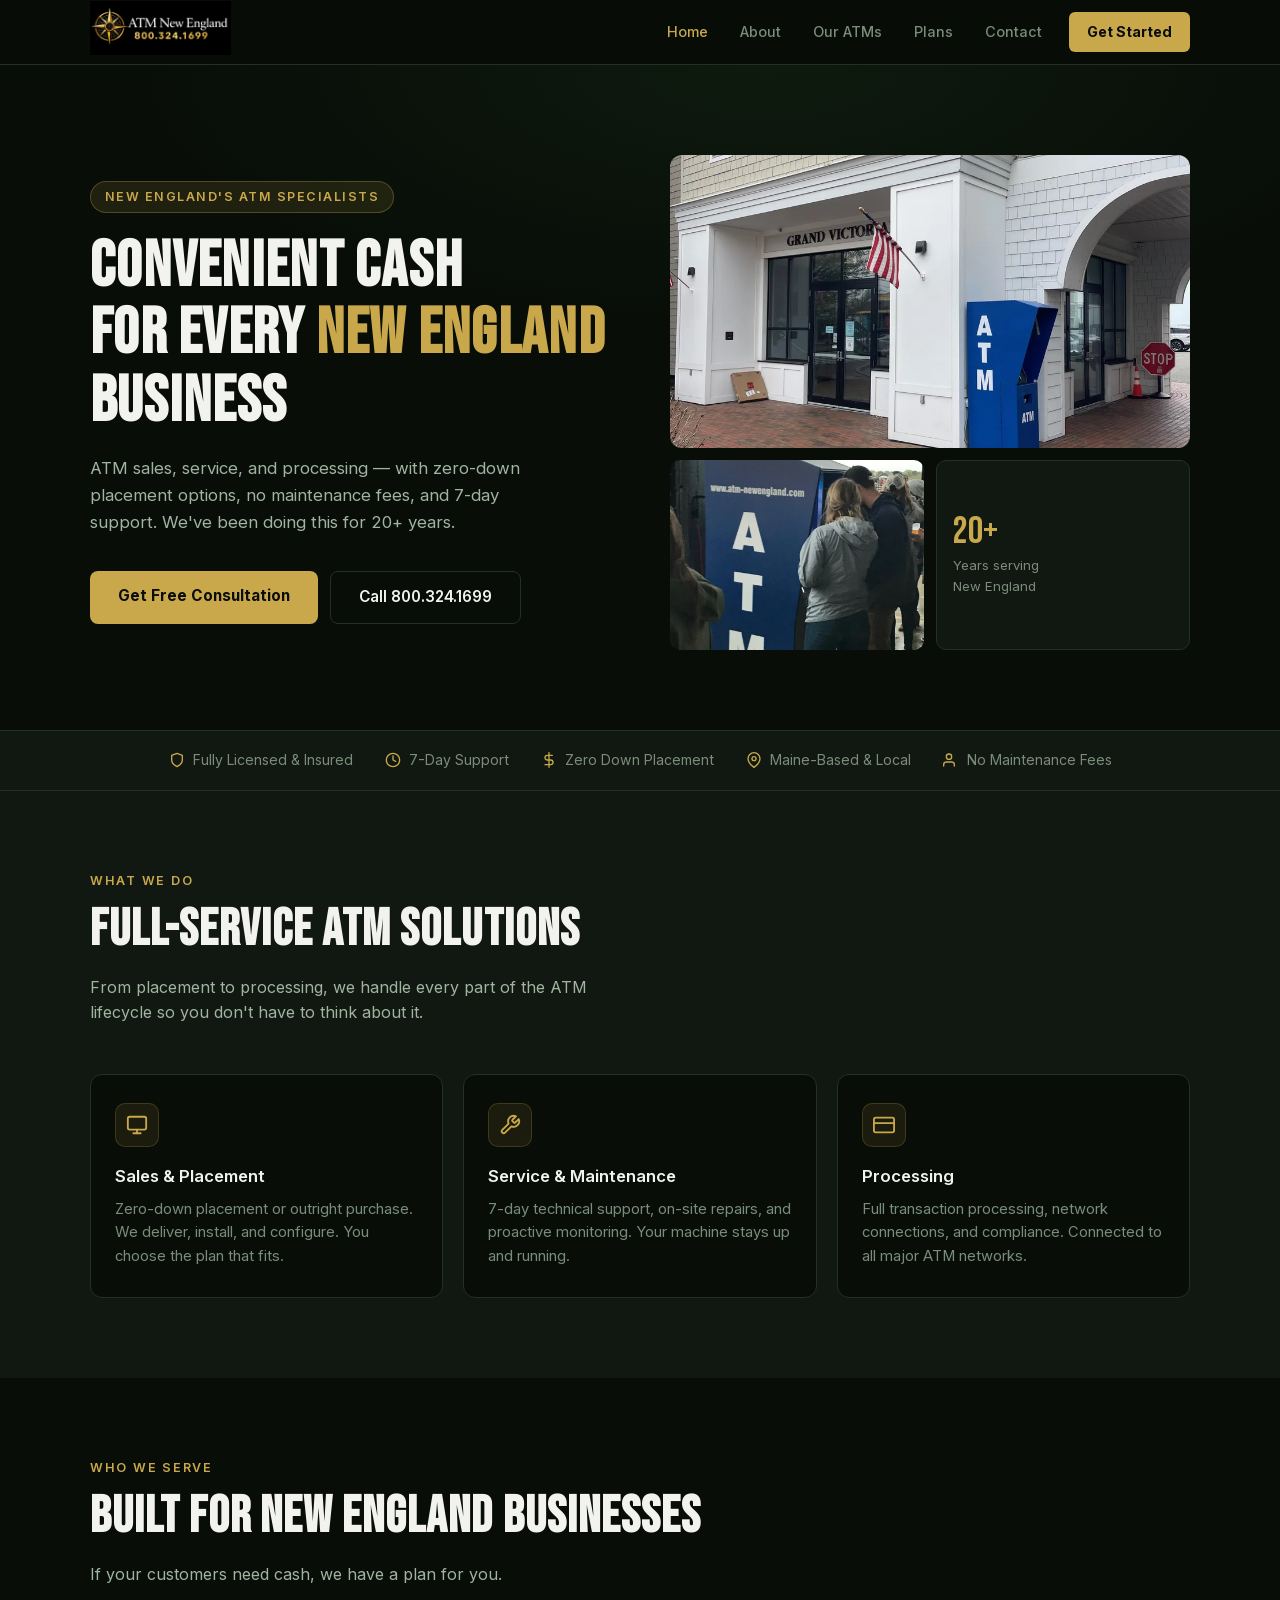
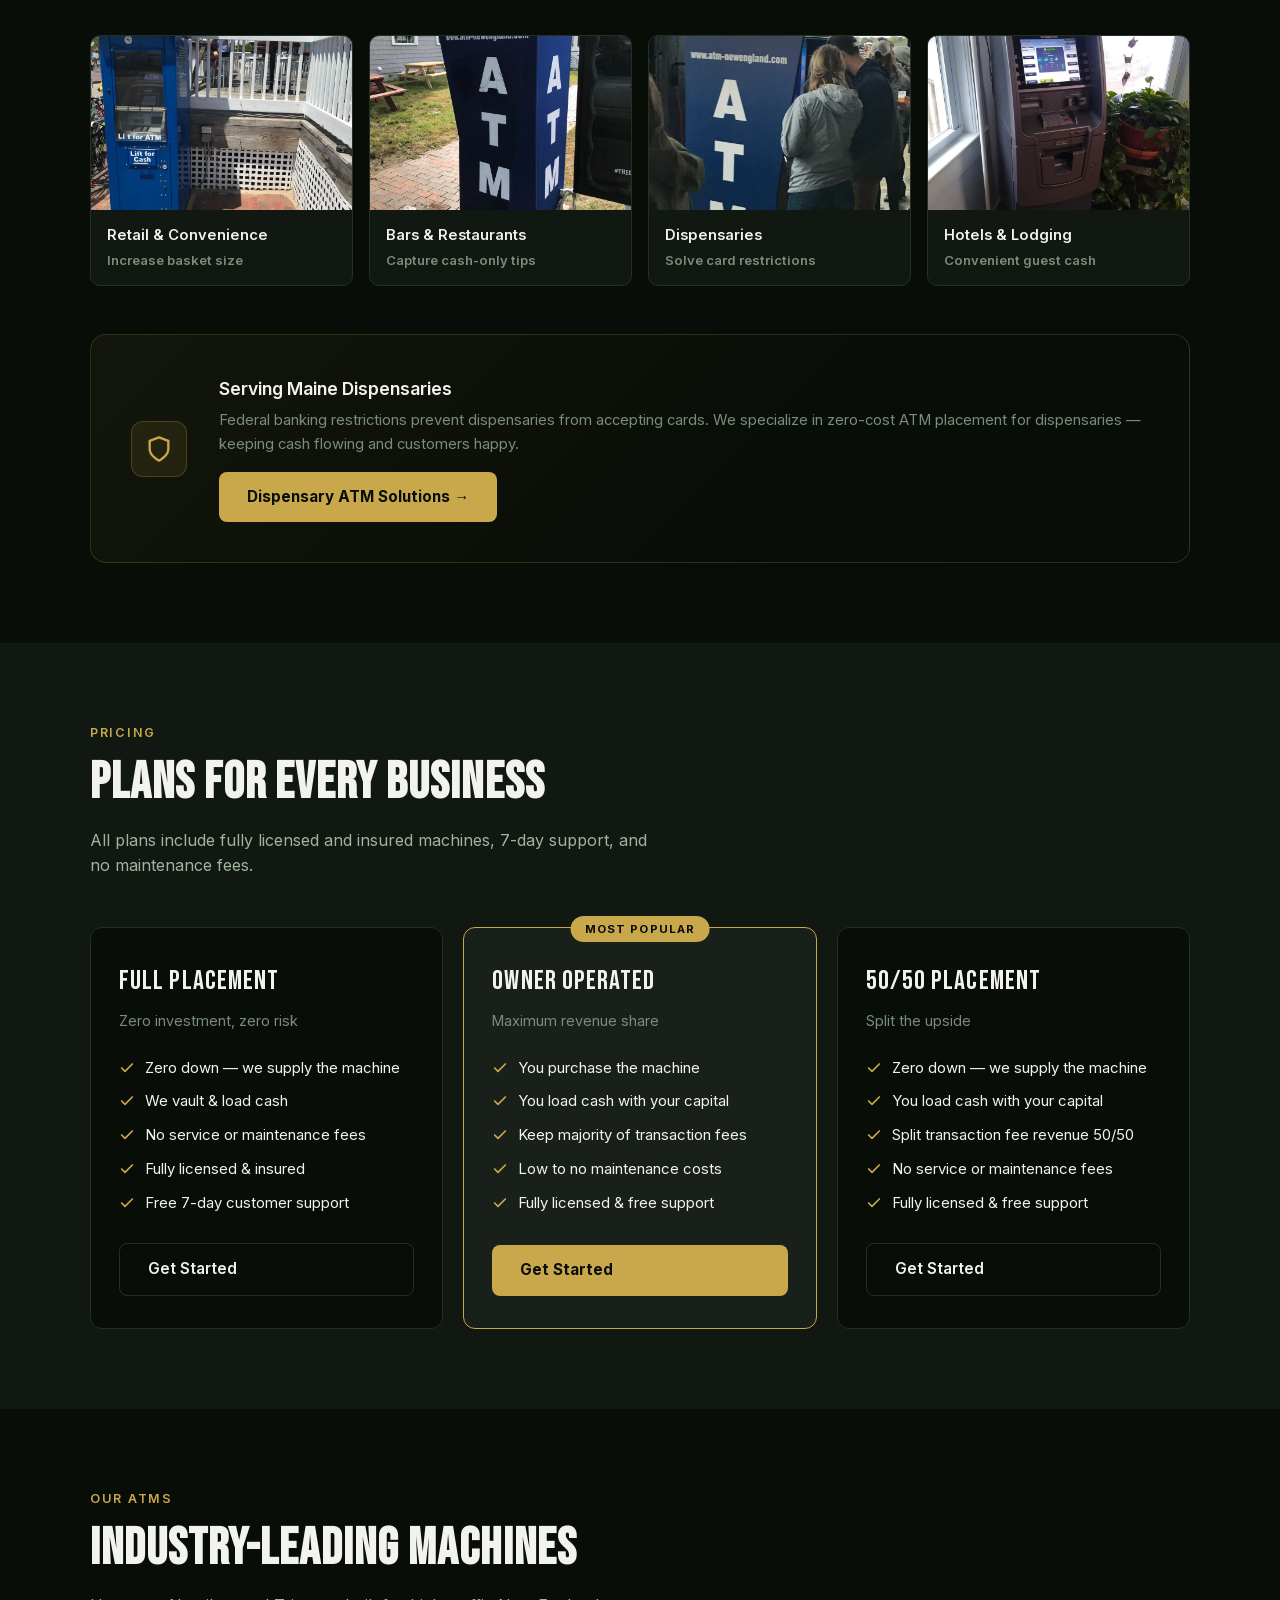
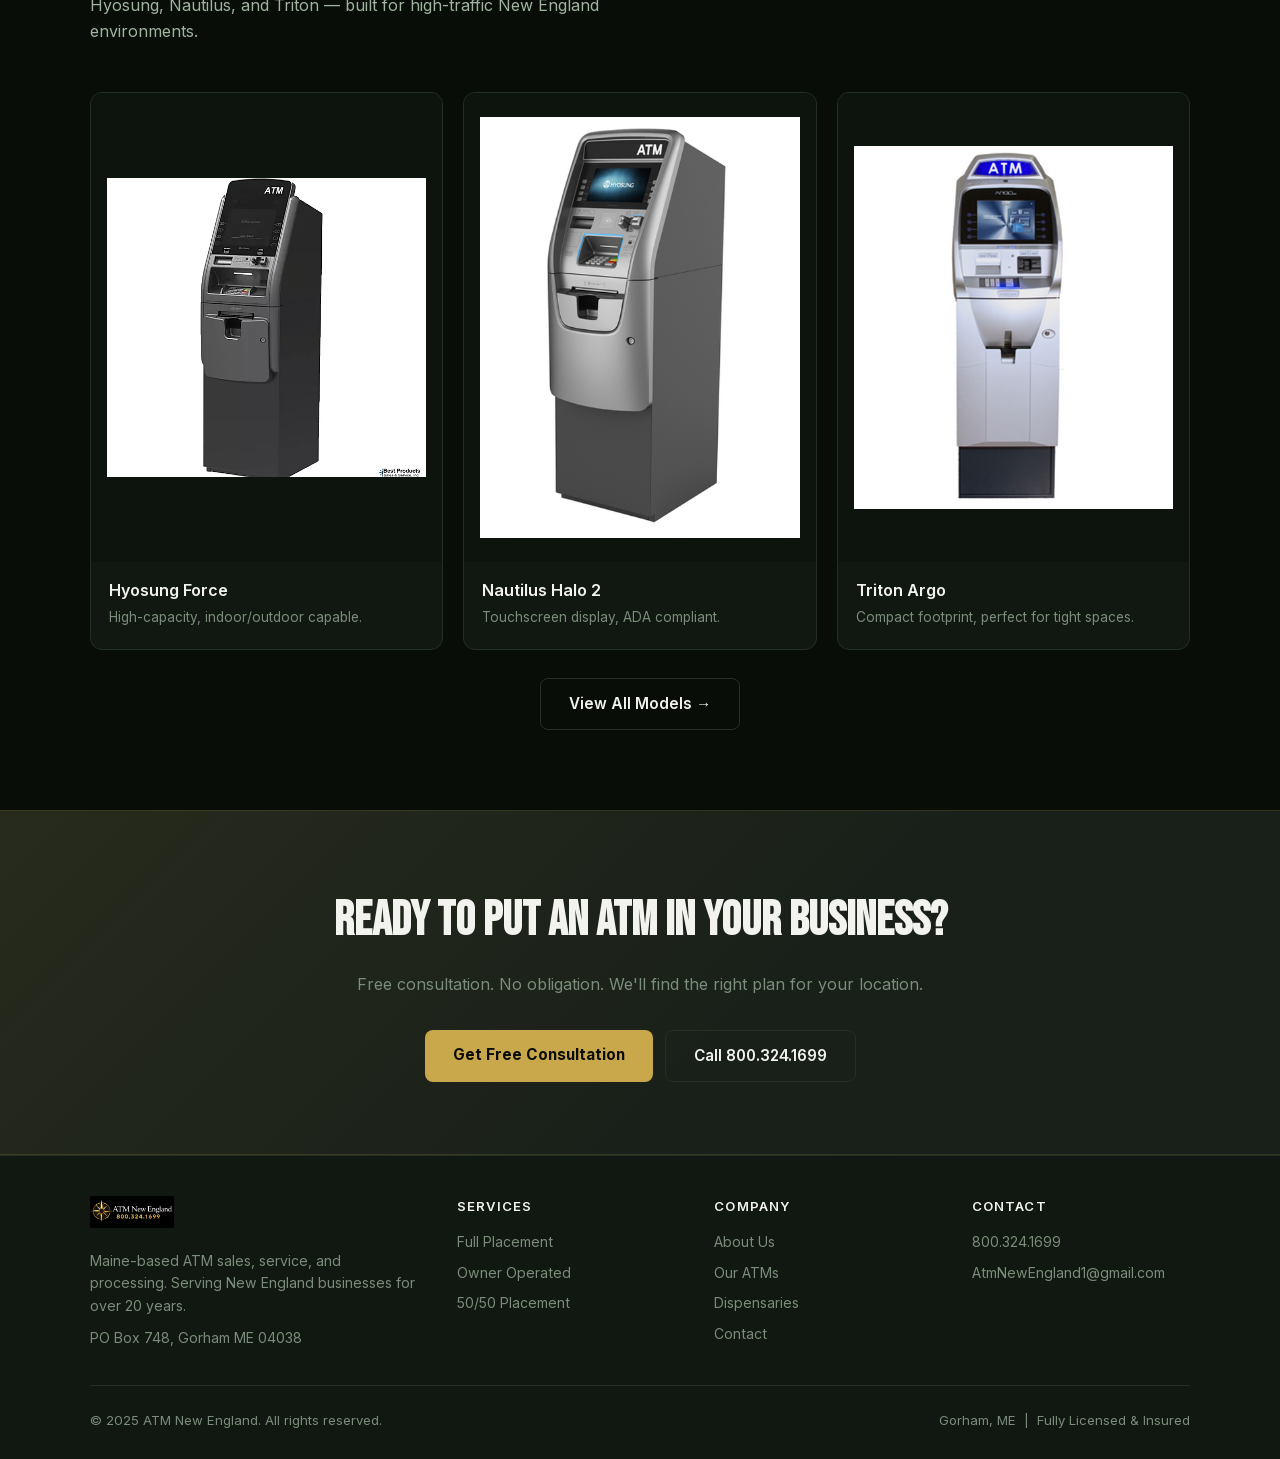
<file: index.html>
<!DOCTYPE html>
<html lang="en">
<head>
  <meta charset="UTF-8">
  <meta name="viewport" content="width=device-width, initial-scale=1.0">
  <title>ATM New England | Sales, Service &amp; Processing</title>
  <meta name="description" content="ATM New England provides nationwide ATM sales, service, and processing. Zero-down placement, fully licensed, 7-day support. Serving New England businesses for 20+ years.">
  <meta name="robots" content="index, follow">



  <!-- GA4 — replace G-XXXXXXXXXX with your Measurement ID after setup -->
  <script async src="https://www.googletagmanager.com/gtag/js?id=G-XXXXXXXXXX"></script>
  <script>
    window.dataLayer = window.dataLayer || [];
    function gtag(){dataLayer.push(arguments);}
    gtag('js', new Date());
    gtag('config', 'G-XXXXXXXXXX', { send_page_view: true });

    (function() {
      const params = new URLSearchParams(window.location.search);
      const utmData = {};
      ['utm_source','utm_medium','utm_campaign','utm_content','utm_term','gclid'].forEach(k => {
        if (params.get(k)) utmData[k] = params.get(k);
      });
      if (Object.keys(utmData).length) {
        sessionStorage.setItem('utm_data', JSON.stringify(utmData));
        gtag('event', 'ad_landing', utmData);
      }
    })();
  </script>
<style>
@font-face {
  font-family: 'Bebas Neue';
  font-style: normal;
  font-weight: 400;
  font-display: swap;
  src: url('fonts/bebas-neue.woff2') format('woff2');
  unicode-range: U+0000-00FF, U+0131, U+0152-0153, U+02BB-02BC, U+02C6, U+02DA, U+02DC, U+0304, U+0308, U+0329, U+2000-206F, U+20AC, U+2122, U+2191, U+2193, U+2212, U+2215, U+FEFF, U+FFFD;
}
@font-face {
  font-family: 'Inter';
  font-style: normal;
  font-weight: 100 900;
  font-display: swap;
  src: url('fonts/inter-latin.woff2') format('woff2');
  unicode-range: U+0000-00FF, U+0131, U+0152-0153, U+02BB-02BC, U+02C6, U+02DA, U+02DC, U+0304, U+0308, U+0329, U+2000-206F, U+20AC, U+2122, U+2191, U+2193, U+2212, U+2215, U+FEFF, U+FFFD;
}

    *, *::before, *::after { box-sizing: border-box; margin: 0; padding: 0; }

    :root {
      --bg:       #080d08;
      --surface:  #111811;
      --surface2: #192019;
      --gold:     #c8a84b;
      --gold-lt:  #e2c574;
      --text:     #f2f2ee;
      --muted:    #7a8c7a;
      --border:   #243024;
      --radius:   8px;
    }

    html { scroll-behavior: smooth; }
    body {
      background: var(--bg);
      color: var(--text);
      font-family: 'Inter', sans-serif;
      font-size: 16px;
      line-height: 1.6;
    }

    /* NAV */
    header {
      position: sticky; top: 0; z-index: 100;
      background: rgba(8,13,8,0.95);
      backdrop-filter: blur(8px);
      border-bottom: 1px solid var(--border);
      padding: 0 24px;
    }
    .header-inner {
      max-width: 1100px; margin: 0 auto;
      display: flex; align-items: center; justify-content: space-between;
      height: 64px;
    }
    .logo img { height: 54px; }
    nav { display: flex; align-items: center; gap: 6px; }
    nav a {
      color: var(--muted); text-decoration: none;
      font-size: 0.9rem; font-weight: 500;
      padding: 7px 13px; border-radius: 6px;
      transition: color 0.2s, background 0.2s;
    }
    nav a:hover { color: var(--text); background: rgba(255,255,255,0.05); }
    nav a.active { color: var(--gold); }
    .nav-cta {
      background: var(--gold) !important; color: #0a0d0a !important;
      font-weight: 700 !important; margin-left: 8px; padding: 8px 18px !important;
    }
    .nav-cta:hover { background: var(--gold-lt) !important; }
    .nav-phone { display: none; color: var(--gold); text-decoration: none; font-size: 0.9rem; font-weight: 600; }
    .hamburger { display: none; flex-direction: column; gap: 5px; background: none; border: none; cursor: pointer; padding: 4px; }
    .hamburger span { display: block; width: 22px; height: 2px; background: var(--text); border-radius: 2px; }

    /* HERO */
    .hero {
      padding: 90px 24px 80px;
      background: radial-gradient(ellipse 70% 55% at 60% 0%, rgba(40,80,40,0.2) 0%, transparent 70%), var(--bg);
    }
    .hero-inner {
      max-width: 1100px; margin: 0 auto;
      display: grid; grid-template-columns: 1fr 1fr; gap: 40px 60px; align-items: center;
    }
    .hero-eyebrow {
      display: inline-block;
      background: rgba(200,168,75,0.12); border: 1px solid rgba(200,168,75,0.3);
      color: var(--gold); font-size: 0.78rem; font-weight: 600;
      letter-spacing: 0.12em; text-transform: uppercase;
      padding: 5px 14px; border-radius: 100px; margin-bottom: 20px;
    }
    .hero h1 {
      font-family: 'Bebas Neue', sans-serif;
      font-size: clamp(2.6rem, 5vw, 4.2rem);
      line-height: 1.05; letter-spacing: 0.02em; margin-bottom: 20px;
    }
    .hero h1 span { color: var(--gold); }
    .hero-sub { font-size: 1.05rem; color: #a0b4a0; margin-bottom: 36px; max-width: 480px; }
    .cta-group { display: flex; flex-wrap: wrap; gap: 12px; }
    .btn-primary {
      background: var(--gold); color: #0a0d0a; font-weight: 700; font-size: 0.95rem;
      padding: 13px 28px; border-radius: var(--radius); text-decoration: none;
      border: none; cursor: pointer; transition: background 0.2s, transform 0.1s; display: inline-block;
    }
    .btn-primary:hover { background: var(--gold-lt); transform: translateY(-1px); }
    .btn-outline {
      background: transparent; color: var(--text); font-weight: 600; font-size: 0.95rem;
      padding: 13px 28px; border-radius: var(--radius); text-decoration: none;
      border: 1px solid var(--border); cursor: pointer;
      transition: border-color 0.2s, color 0.2s; display: inline-block;
    }
    .btn-outline:hover { border-color: var(--gold); color: var(--gold); }

    .hero-visual {
      display: grid; grid-template-columns: 1fr 1fr; grid-template-rows: auto auto; gap: 12px;
    }
    .hero-img-main { grid-column: 1 / -1; border-radius: 12px; overflow: hidden; aspect-ratio: 16/9; }
    .hero-img-main img { width: 100%; height: 100%; object-fit: cover; display: block; }
    .hero-img-sm { border-radius: 10px; overflow: hidden; aspect-ratio: 4/3; }
    .hero-img-sm img { width: 100%; height: 100%; object-fit: cover; display: block; }
    .hero-stat {
      background: var(--surface); border: 1px solid var(--border); border-radius: 10px;
      padding: 20px 16px; display: flex; flex-direction: column; justify-content: center;
    }
    .hero-stat .num { font-family: 'Bebas Neue', sans-serif; font-size: 2.4rem; color: var(--gold); line-height: 1; margin-bottom: 4px; }
    .hero-stat .label { font-size: 0.82rem; color: var(--muted); }

    /* TRUST BAR */
    .trust-bar { border-top: 1px solid var(--border); border-bottom: 1px solid var(--border); background: var(--surface); padding: 18px 24px; }
    .trust-bar-inner { max-width: 1100px; margin: 0 auto; display: flex; flex-wrap: wrap; gap: 8px 32px; justify-content: center; align-items: center; }
    .trust-item { display: flex; align-items: center; gap: 8px; font-size: 0.88rem; color: var(--muted); white-space: nowrap; }
    .trust-item svg { width: 16px; height: 16px; stroke: var(--gold); fill: none; stroke-width: 2; stroke-linecap: round; stroke-linejoin: round; flex-shrink: 0; }

    /* SECTIONS */
    section { padding: 80px 24px; }
    .container { max-width: 1100px; margin: 0 auto; }
    .section-label { font-size: 0.78rem; font-weight: 600; letter-spacing: 0.14em; text-transform: uppercase; color: var(--gold); margin-bottom: 12px; }
    .section-title { font-family: 'Bebas Neue', sans-serif; font-size: clamp(2rem, 4.5vw, 3.2rem); line-height: 1.1; letter-spacing: 0.02em; margin-bottom: 16px; }
    .section-body { font-size: 1rem; color: #a0b4a0; max-width: 560px; margin-bottom: 40px; }

    /* SERVICES */
    .services-bg { background: var(--surface); }
    .services-grid { display: grid; grid-template-columns: repeat(3, 1fr); gap: 20px; margin-top: 48px; }
    .service-card { background: var(--bg); border: 1px solid var(--border); border-radius: 12px; padding: 28px 24px; transition: border-color 0.2s; }
    .service-card:hover { border-color: rgba(200,168,75,0.4); }
    .service-icon { width: 44px; height: 44px; background: rgba(200,168,75,0.1); border: 1px solid rgba(200,168,75,0.2); border-radius: 10px; display: flex; align-items: center; justify-content: center; margin-bottom: 16px; }
    .service-icon svg { width: 22px; height: 22px; stroke: var(--gold); fill: none; stroke-width: 2; stroke-linecap: round; stroke-linejoin: round; }
    .service-card h3 { font-size: 1.05rem; font-weight: 600; margin-bottom: 8px; }
    .service-card p { font-size: 0.92rem; color: var(--muted); line-height: 1.6; }

    /* WHO WE SERVE */
    .serve-grid { display: grid; grid-template-columns: repeat(4, 1fr); gap: 16px; margin-top: 48px; }
    .serve-card { background: var(--surface); border: 1px solid var(--border); border-radius: 10px; overflow: hidden; transition: border-color 0.2s; }
    .serve-card:hover { border-color: rgba(200,168,75,0.4); }
    .serve-img { aspect-ratio: 3/2; overflow: hidden; }
    .serve-img img { width: 100%; height: 100%; object-fit: cover; display: block; transition: transform 0.3s; }
    .serve-card:hover .serve-img img { transform: scale(1.05); }
    .serve-label { padding: 14px 16px; font-size: 0.92rem; font-weight: 600; }
    .serve-sub { font-size: 0.82rem; color: var(--muted); margin-top: 2px; }

    /* PLANS */
    .plans-bg { background: var(--surface); }
    .plans-grid { display: grid; grid-template-columns: repeat(3, 1fr); gap: 20px; margin-top: 48px; }
    .plan-card { background: var(--bg); border: 1px solid var(--border); border-radius: 12px; padding: 32px 28px; position: relative; display: flex; flex-direction: column; }
    .plan-card.featured { border-color: var(--gold); background: var(--surface2); }
    .plan-badge { position: absolute; top: -12px; left: 50%; transform: translateX(-50%); background: var(--gold); color: #0a0d0a; font-size: 0.72rem; font-weight: 700; letter-spacing: 0.1em; text-transform: uppercase; padding: 4px 14px; border-radius: 100px; white-space: nowrap; }
    .plan-name { font-family: 'Bebas Neue', sans-serif; font-size: 1.7rem; letter-spacing: 0.04em; margin-bottom: 6px; }
    .plan-tagline { font-size: 0.9rem; color: var(--muted); margin-bottom: 24px; }
    .plan-features { list-style: none; flex: 1; display: flex; flex-direction: column; gap: 10px; margin-bottom: 28px; }
    .plan-feature { display: flex; align-items: flex-start; gap: 10px; font-size: 0.93rem; }
    .plan-feature svg { flex-shrink: 0; width: 16px; height: 16px; stroke: var(--gold); fill: none; stroke-width: 2.5; stroke-linecap: round; stroke-linejoin: round; margin-top: 3px; }

    /* ATM MODELS */
    .models-grid { display: grid; grid-template-columns: repeat(3, 1fr); gap: 20px; margin-top: 48px; }
    .model-card { background: var(--surface); border: 1px solid var(--border); border-radius: 12px; overflow: hidden; }
    .model-img { aspect-ratio: 3/4; overflow: hidden; background: #0d140d; }
    .model-img img { width: 100%; height: 100%; object-fit: contain; display: block; padding: 16px; }
    .model-info { padding: 16px 18px 20px; }
    .model-info h3 { font-size: 1rem; font-weight: 600; margin-bottom: 4px; }
    .model-info p { font-size: 0.85rem; color: var(--muted); }

    /* DISPENSARY CALLOUT */
    .dispensary-callout { background: linear-gradient(135deg, rgba(200,168,75,0.06) 0%, transparent 70%); border: 1px solid rgba(200,168,75,0.2); border-radius: 16px; padding: 40px; display: flex; gap: 32px; align-items: center; margin-top: 48px; }
    .callout-icon { flex-shrink: 0; width: 56px; height: 56px; background: rgba(200,168,75,0.1); border: 1px solid rgba(200,168,75,0.25); border-radius: 12px; display: flex; align-items: center; justify-content: center; }
    .callout-icon svg { width: 28px; height: 28px; stroke: var(--gold); fill: none; stroke-width: 2; stroke-linecap: round; stroke-linejoin: round; }
    .callout-text h3 { font-size: 1.1rem; font-weight: 600; margin-bottom: 6px; }
    .callout-text p { font-size: 0.92rem; color: var(--muted); margin-bottom: 16px; }

    /* CTA BAND */
    .cta-band { background: linear-gradient(135deg, rgba(200,168,75,0.08) 0%, transparent 60%), var(--surface2); border-top: 1px solid rgba(200,168,75,0.15); border-bottom: 1px solid rgba(200,168,75,0.15); text-align: center; padding: 72px 24px; }
    .cta-band h2 { font-family: 'Bebas Neue', sans-serif; font-size: clamp(2rem, 4vw, 3rem); margin-bottom: 12px; }
    .cta-band p { color: var(--muted); margin-bottom: 32px; font-size: 1rem; }

    /* FOOTER */
    footer { background: var(--surface); border-top: 1px solid var(--border); padding: 40px 24px 28px; }
    .footer-inner { max-width: 1100px; margin: 0 auto; }
    .footer-top { display: grid; grid-template-columns: 1.5fr 1fr 1fr 1fr; gap: 40px; padding-bottom: 32px; border-bottom: 1px solid var(--border); margin-bottom: 24px; }
    .footer-brand img { height: 32px; margin-bottom: 14px; }
    .footer-brand p { font-size: 0.88rem; color: var(--muted); line-height: 1.6; }
    .footer-col h4 { font-size: 0.82rem; font-weight: 600; letter-spacing: 0.08em; text-transform: uppercase; color: var(--text); margin-bottom: 14px; }
    .footer-col a { display: block; font-size: 0.88rem; color: var(--muted); text-decoration: none; margin-bottom: 8px; }
    .footer-col a:hover { color: var(--gold); }
    .footer-bottom { display: flex; flex-wrap: wrap; gap: 12px; justify-content: space-between; align-items: center; }
    .footer-bottom p { font-size: 0.82rem; color: var(--muted); }

    /* RESPONSIVE */
    @media (max-width: 900px) {
      .hero-inner { grid-template-columns: 1fr; }
      .hero-visual { display: none; }
      .hero { text-align: center; }
      .hero-sub { margin-left: auto; margin-right: auto; }
      .cta-group { justify-content: center; }
      .services-grid { grid-template-columns: 1fr 1fr; }
      .plans-grid { grid-template-columns: 1fr; max-width: 440px; margin-left: auto; margin-right: auto; }
      .serve-grid { grid-template-columns: 1fr 1fr; }
      .models-grid { grid-template-columns: 1fr 1fr; }
      .footer-top { grid-template-columns: 1fr 1fr; }
      .dispensary-callout { flex-direction: column; text-align: center; }
    }
    @media (max-width: 600px) {
      nav { display: none; }
      .hamburger { display: flex; }
      .nav-phone { display: block; }
      section { padding: 56px 20px; }
      .services-grid { grid-template-columns: 1fr; }
      .models-grid { grid-template-columns: 1fr; }
      .footer-top { grid-template-columns: 1fr; gap: 24px; }
    }

    /* MOBILE NAV */
    .mobile-nav {
      display: none; position: fixed; top: 64px; left: 0; right: 0;
      background: rgba(8,13,8,0.98); backdrop-filter: blur(8px);
      border-bottom: 1px solid var(--border);
      padding: 12px 24px 24px; z-index: 99;
      flex-direction: column; gap: 2px;
    }
    .mobile-nav.open { display: flex; }
    .mobile-nav a {
      color: var(--text); text-decoration: none;
      font-size: 1rem; font-weight: 500;
      padding: 13px 4px; border-bottom: 1px solid var(--border);
      transition: color 0.2s;
    }
    .mobile-nav a:last-child { border-bottom: none; }
    .mobile-nav a:hover, .mobile-nav a.active { color: var(--gold); }
    .hamburger span { transition: all 0.2s; }
    .hamburger.open span:nth-child(1) { transform: translateY(7px) rotate(45deg); }
    .hamburger.open span:nth-child(2) { opacity: 0; transform: scaleX(0); }
    .hamburger.open span:nth-child(3) { transform: translateY(-7px) rotate(-45deg); }
  </style>
</head>
<body>

<header>
  <div class="header-inner">
    <a href="/" class="logo"><img loading="lazy" src="logo.webp" alt="ATM New England"></a>
    <nav>
      <a href="/" class="active">Home</a>
      <a href="about-us.html">About</a>
      <a href="our-atms.html">Our ATMs</a>
      <a href="plans.html">Plans</a>
      <a href="contact.html">Contact</a>
      <a href="contact.html" class="nav-cta"
         onclick="gtag('event','cta_click',{cta:'nav_get_started',page:'home'})">Get Started</a>
    </nav>
    <a href="tel:+18003241699" class="nav-phone"
       onclick="gtag('event','phone_click',{location:'header',page:'home'})">800.324.1699</a>
    <button class="hamburger" aria-label="Menu"><span></span><span></span><span></span></button>
  </div>
</header>
<div class="mobile-nav" id="mobileNav">
  <a href="index.html" class="active">Home</a>
  <a href="about-us.html">About</a>
  <a href="our-atms.html">Our ATMs</a>
  <a href="plans.html">Plans</a>
  <a href="dispensary.html">Dispensaries</a>
  <a href="contact.html">Contact</a>
  <a href="tel:+18003241699" style="color:var(--gold);font-weight:600" onclick="gtag('event','phone_click',{location:'mobile_nav'})">&#128222; 800.324.1699</a>
</div>

<section class="hero">
  <div class="hero-inner">
    <div>
      <p class="hero-eyebrow">New England's ATM Specialists</p>
      <h1>Convenient Cash<br>For Every <span>New England</span><br>Business</h1>
      <p class="hero-sub">ATM sales, service, and processing — with zero-down placement options, no maintenance fees, and 7-day support. We've been doing this for 20+ years.</p>
      <div class="cta-group">
        <a href="contact.html" class="btn-primary"
           onclick="gtag('event','cta_click',{cta:'free_consultation',location:'hero',page:'home'})">Get Free Consultation</a>
        <a href="tel:+18003241699" class="btn-outline"
           onclick="gtag('event','phone_click',{location:'hero',page:'home'})">Call 800.324.1699</a>
      </div>
    </div>
    <div class="hero-visual">
      <div class="hero-img-main"><img loading="eager" src="grand-victor-atm.webp" alt="ATM installed at a New England business"></div>
      <div class="hero-img-sm"><img loading="lazy" src="event-crowd-atm.webp" alt="ATM in retail setting"></div>
      <div class="hero-stat"><div class="num">20+</div><div class="label">Years serving<br>New England</div></div>
    </div>
  </div>
</section>

<div class="trust-bar">
  <div class="trust-bar-inner">
    <div class="trust-item"><svg viewBox="0 0 24 24"><path d="M12 22s8-4 8-10V5l-8-3-8 3v7c0 6 8 10 8 10z"/></svg>Fully Licensed &amp; Insured</div>
    <div class="trust-item"><svg viewBox="0 0 24 24"><circle cx="12" cy="12" r="10"/><polyline points="12 6 12 12 16 14"/></svg>7-Day Support</div>
    <div class="trust-item"><svg viewBox="0 0 24 24"><line x1="12" y1="1" x2="12" y2="23"/><path d="M17 5H9.5a3.5 3.5 0 000 7h5a3.5 3.5 0 010 7H6"/></svg>Zero Down Placement</div>
    <div class="trust-item"><svg viewBox="0 0 24 24"><path d="M21 10c0 7-9 13-9 13s-9-6-9-13a9 9 0 0118 0z"/><circle cx="12" cy="10" r="3"/></svg>Maine-Based &amp; Local</div>
    <div class="trust-item"><svg viewBox="0 0 24 24"><path d="M17 21v-2a4 4 0 00-4-4H5a4 4 0 00-4 4v2"/><circle cx="9" cy="7" r="4"/></svg>No Maintenance Fees</div>
  </div>
</div>

<section class="services-bg">
  <div class="container">
    <p class="section-label">What We Do</p>
    <h2 class="section-title">Full-Service ATM Solutions</h2>
    <p class="section-body">From placement to processing, we handle every part of the ATM lifecycle so you don't have to think about it.</p>
    <div class="services-grid">
      <div class="service-card">
        <div class="service-icon"><svg viewBox="0 0 24 24"><rect x="2" y="3" width="20" height="14" rx="2"/><line x1="8" y1="21" x2="16" y2="21"/><line x1="12" y1="17" x2="12" y2="21"/></svg></div>
        <h3>Sales &amp; Placement</h3>
        <p>Zero-down placement or outright purchase. We deliver, install, and configure. You choose the plan that fits.</p>
      </div>
      <div class="service-card">
        <div class="service-icon"><svg viewBox="0 0 24 24"><path d="M14.7 6.3a1 1 0 000 1.4l1.6 1.6a1 1 0 001.4 0l3.77-3.77a6 6 0 01-7.94 7.94l-6.91 6.91a2.12 2.12 0 01-3-3l6.91-6.91a6 6 0 017.94-7.94l-3.76 3.76z"/></svg></div>
        <h3>Service &amp; Maintenance</h3>
        <p>7-day technical support, on-site repairs, and proactive monitoring. Your machine stays up and running.</p>
      </div>
      <div class="service-card">
        <div class="service-icon"><svg viewBox="0 0 24 24"><rect x="1" y="4" width="22" height="16" rx="2"/><line x1="1" y1="10" x2="23" y2="10"/></svg></div>
        <h3>Processing</h3>
        <p>Full transaction processing, network connections, and compliance. Connected to all major ATM networks.</p>
      </div>
    </div>
  </div>
</section>

<section>
  <div class="container">
    <p class="section-label">Who We Serve</p>
    <h2 class="section-title">Built For New England Businesses</h2>
    <p class="section-body">If your customers need cash, we have a plan for you.</p>
    <div class="serve-grid">
      <div class="serve-card">
        <div class="serve-img"><img loading="lazy" src="oob-booth-atm.webp" alt="Retail foot traffic"></div>
        <div class="serve-label">Retail &amp; Convenience<div class="serve-sub">Increase basket size</div></div>
      </div>
      <div class="serve-card">
        <div class="serve-img"><img loading="lazy" src="branded-atm-enclosure.webp" alt="Bar and restaurant"></div>
        <div class="serve-label">Bars &amp; Restaurants<div class="serve-sub">Capture cash-only tips</div></div>
      </div>
      <div class="serve-card">
        <div class="serve-img"><img loading="lazy" src="event-crowd-atm.webp" alt="Dispensary ATM"></div>
        <div class="serve-label">Dispensaries<div class="serve-sub">Solve card restrictions</div></div>
      </div>
      <div class="serve-card">
        <div class="serve-img"><img loading="lazy" src="atm-inside.webp" alt="Hotel ATM"></div>
        <div class="serve-label">Hotels &amp; Lodging<div class="serve-sub">Convenient guest cash</div></div>
      </div>
    </div>
    <div class="dispensary-callout">
      <div class="callout-icon"><svg viewBox="0 0 24 24"><path d="M12 22s8-4 8-10V5l-8-3-8 3v7c0 6 8 10 8 10z"/></svg></div>
      <div class="callout-text">
        <h3>Serving Maine Dispensaries</h3>
        <p>Federal banking restrictions prevent dispensaries from accepting cards. We specialize in zero-cost ATM placement for dispensaries — keeping cash flowing and customers happy.</p>
        <a href="dispensary.html" class="btn-primary"
           onclick="gtag('event','cta_click',{cta:'dispensary_callout',page:'home'})">Dispensary ATM Solutions →</a>
      </div>
    </div>
  </div>
</section>

<section class="plans-bg">
  <div class="container">
    <p class="section-label">Pricing</p>
    <h2 class="section-title">Plans For Every Business</h2>
    <p class="section-body">All plans include fully licensed and insured machines, 7-day support, and no maintenance fees.</p>
    <div class="plans-grid">
      <div class="plan-card">
        <div class="plan-name">Full Placement</div>
        <div class="plan-tagline">Zero investment, zero risk</div>
        <ul class="plan-features">
          <li class="plan-feature"><svg viewBox="0 0 24 24"><polyline points="20 6 9 17 4 12"/></svg>Zero down — we supply the machine</li>
          <li class="plan-feature"><svg viewBox="0 0 24 24"><polyline points="20 6 9 17 4 12"/></svg>We vault &amp; load cash</li>
          <li class="plan-feature"><svg viewBox="0 0 24 24"><polyline points="20 6 9 17 4 12"/></svg>No service or maintenance fees</li>
          <li class="plan-feature"><svg viewBox="0 0 24 24"><polyline points="20 6 9 17 4 12"/></svg>Fully licensed &amp; insured</li>
          <li class="plan-feature"><svg viewBox="0 0 24 24"><polyline points="20 6 9 17 4 12"/></svg>Free 7-day customer support</li>
        </ul>
        <a href="contact.html" class="btn-outline" onclick="gtag('event','cta_click',{cta:'plan_full',page:'home'})">Get Started</a>
      </div>
      <div class="plan-card featured">
        <div class="plan-badge">Most Popular</div>
        <div class="plan-name">Owner Operated</div>
        <div class="plan-tagline">Maximum revenue share</div>
        <ul class="plan-features">
          <li class="plan-feature"><svg viewBox="0 0 24 24"><polyline points="20 6 9 17 4 12"/></svg>You purchase the machine</li>
          <li class="plan-feature"><svg viewBox="0 0 24 24"><polyline points="20 6 9 17 4 12"/></svg>You load cash with your capital</li>
          <li class="plan-feature"><svg viewBox="0 0 24 24"><polyline points="20 6 9 17 4 12"/></svg>Keep majority of transaction fees</li>
          <li class="plan-feature"><svg viewBox="0 0 24 24"><polyline points="20 6 9 17 4 12"/></svg>Low to no maintenance costs</li>
          <li class="plan-feature"><svg viewBox="0 0 24 24"><polyline points="20 6 9 17 4 12"/></svg>Fully licensed &amp; free support</li>
        </ul>
        <a href="contact.html" class="btn-primary" onclick="gtag('event','cta_click',{cta:'plan_owner',page:'home'})">Get Started</a>
      </div>
      <div class="plan-card">
        <div class="plan-name">50/50 Placement</div>
        <div class="plan-tagline">Split the upside</div>
        <ul class="plan-features">
          <li class="plan-feature"><svg viewBox="0 0 24 24"><polyline points="20 6 9 17 4 12"/></svg>Zero down — we supply the machine</li>
          <li class="plan-feature"><svg viewBox="0 0 24 24"><polyline points="20 6 9 17 4 12"/></svg>You load cash with your capital</li>
          <li class="plan-feature"><svg viewBox="0 0 24 24"><polyline points="20 6 9 17 4 12"/></svg>Split transaction fee revenue 50/50</li>
          <li class="plan-feature"><svg viewBox="0 0 24 24"><polyline points="20 6 9 17 4 12"/></svg>No service or maintenance fees</li>
          <li class="plan-feature"><svg viewBox="0 0 24 24"><polyline points="20 6 9 17 4 12"/></svg>Fully licensed &amp; free support</li>
        </ul>
        <a href="contact.html" class="btn-outline" onclick="gtag('event','cta_click',{cta:'plan_5050',page:'home'})">Get Started</a>
      </div>
    </div>
  </div>
</section>

<section>
  <div class="container">
    <p class="section-label">Our ATMs</p>
    <h2 class="section-title">Industry-Leading Machines</h2>
    <p class="section-body">Hyosung, Nautilus, and Triton — built for high-traffic New England environments.</p>
    <div class="models-grid">
      <div class="model-card">
        <div class="model-img"><img loading="lazy" src="hyosungForce.webp" alt="Hyosung Force ATM"></div>
        <div class="model-info"><h3>Hyosung Force</h3><p>High-capacity, indoor/outdoor capable.</p></div>
      </div>
      <div class="model-card">
        <div class="model-img"><img loading="lazy" src="nautilusHalo2.webp" alt="Nautilus Halo 2 ATM"></div>
        <div class="model-info"><h3>Nautilus Halo 2</h3><p>Touchscreen display, ADA compliant.</p></div>
      </div>
      <div class="model-card">
        <div class="model-img"><img loading="lazy" src="tritonArgo12.webp" alt="Triton Argo ATM"></div>
        <div class="model-info"><h3>Triton Argo</h3><p>Compact footprint, perfect for tight spaces.</p></div>
      </div>
    </div>
    <div style="margin-top:28px;text-align:center">
      <a href="our-atms.html" class="btn-outline" onclick="gtag('event','cta_click',{cta:'see_all_atms',page:'home'})">View All Models →</a>
    </div>
  </div>
</section>

<div class="cta-band">
  <div class="container">
    <h2>Ready to put an ATM in your business?</h2>
    <p>Free consultation. No obligation. We'll find the right plan for your location.</p>
    <div class="cta-group" style="justify-content:center">
      <a href="contact.html" class="btn-primary" onclick="gtag('event','cta_click',{cta:'bottom_cta',page:'home'})">Get Free Consultation</a>
      <a href="tel:+18003241699" class="btn-outline" onclick="gtag('event','phone_click',{location:'cta_band',page:'home'})">Call 800.324.1699</a>
    </div>
  </div>
</div>

<footer>
  <div class="footer-inner">
    <div class="footer-top">
      <div class="footer-brand">
        <img loading="lazy" src="logo.webp" alt="ATM New England">
        <p>Maine-based ATM sales, service, and processing. Serving New England businesses for over 20 years.</p>
        <p style="margin-top:10px">PO Box 748, Gorham ME 04038</p>
      </div>
      <div class="footer-col">
        <h4>Services</h4>
        <a href="plans.html">Full Placement</a>
        <a href="plans.html">Owner Operated</a>
        <a href="plans.html">50/50 Placement</a>
      </div>
      <div class="footer-col">
        <h4>Company</h4>
        <a href="about-us.html">About Us</a>
        <a href="our-atms.html">Our ATMs</a>
        <a href="dispensary.html">Dispensaries</a>
        <a href="contact.html">Contact</a>
      </div>
      <div class="footer-col">
        <h4>Contact</h4>
        <a href="tel:+18003241699" onclick="gtag('event','phone_click',{location:'footer',page:'home'})">800.324.1699</a>
        <a href="mailto:AtmNewEngland1@gmail.com">AtmNewEngland1@gmail.com</a>
      </div>
    </div>
    <div class="footer-bottom">
      <p>&copy; 2025 ATM New England. All rights reserved.</p>
      <p>Gorham, ME &nbsp;|&nbsp; Fully Licensed &amp; Insured</p>
    </div>
  </div>
</footer>


<script>
  (function(){
    var btn = document.querySelector('.hamburger');
    var nav = document.getElementById('mobileNav');
    if(btn && nav){
      btn.addEventListener('click', function(){
        btn.classList.toggle('open');
        nav.classList.toggle('open');
      });
    }
  })();
</script>
</body>
</html>
</file>
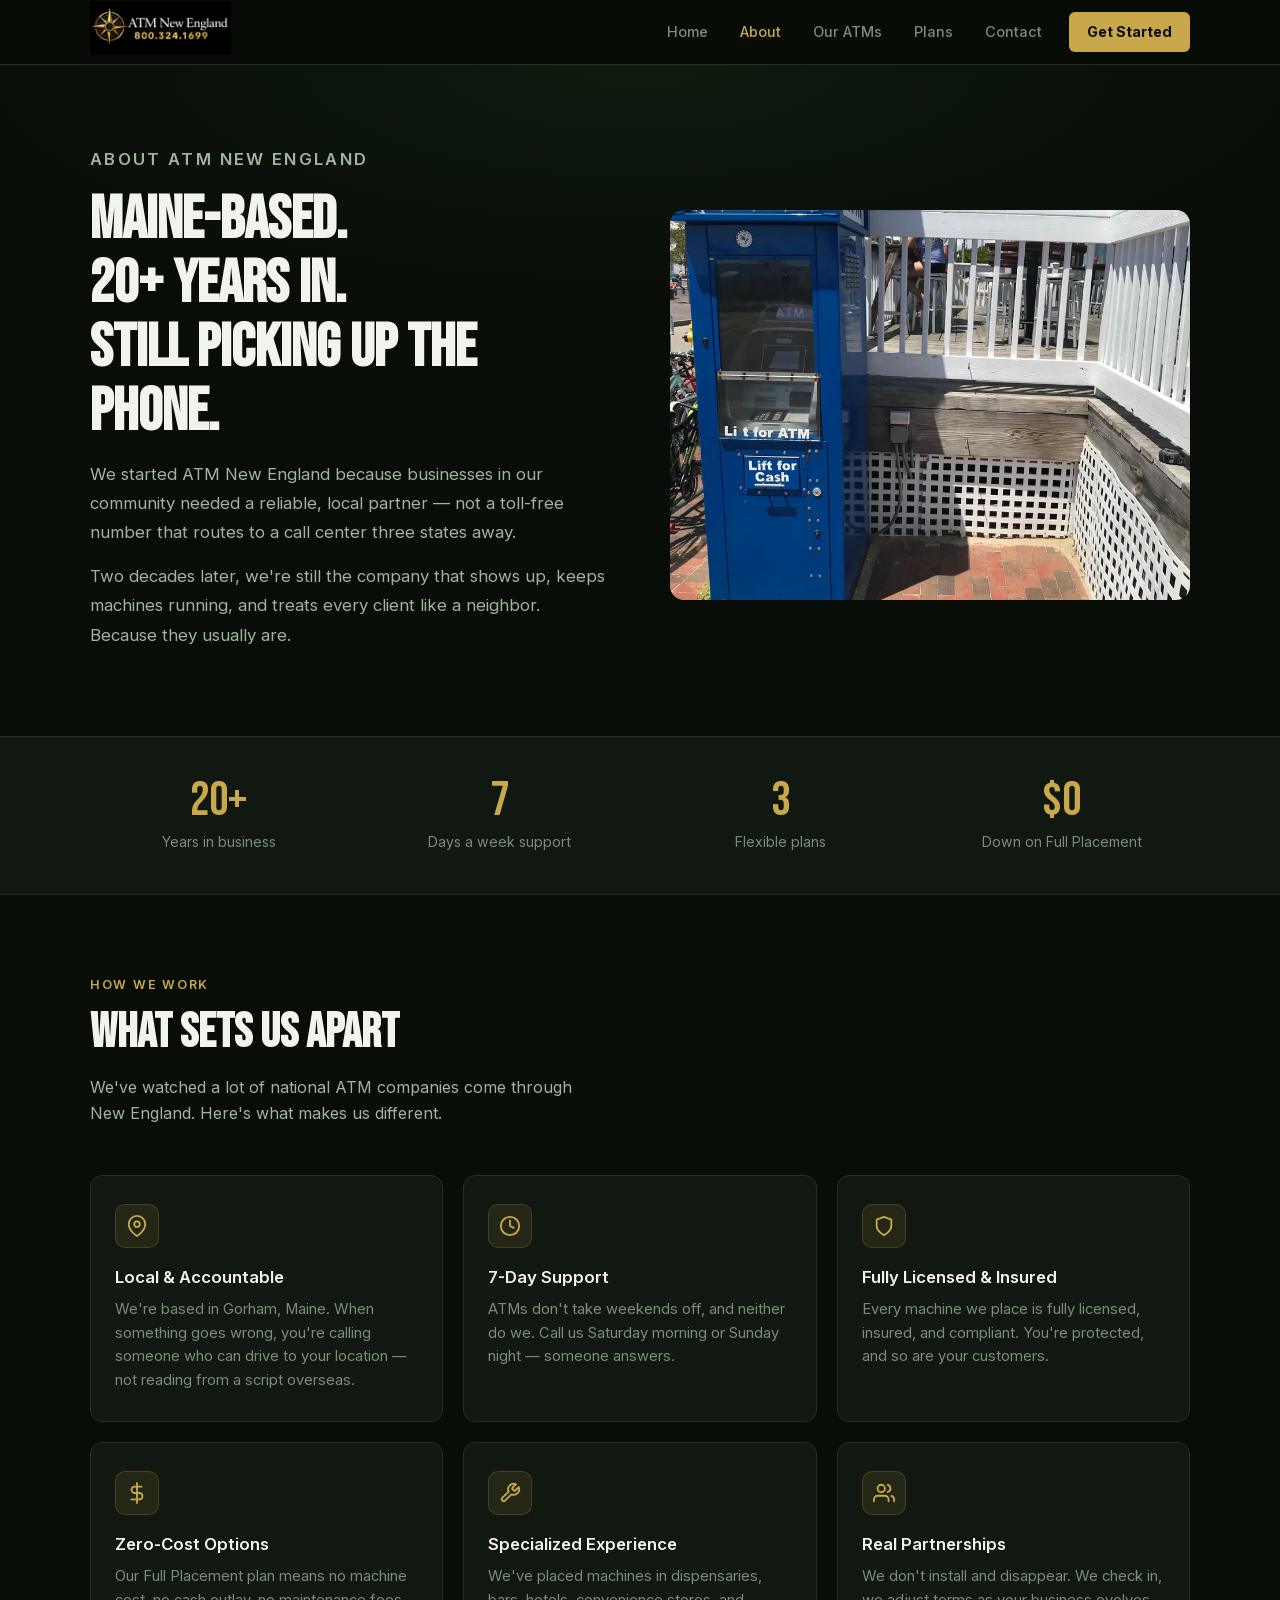
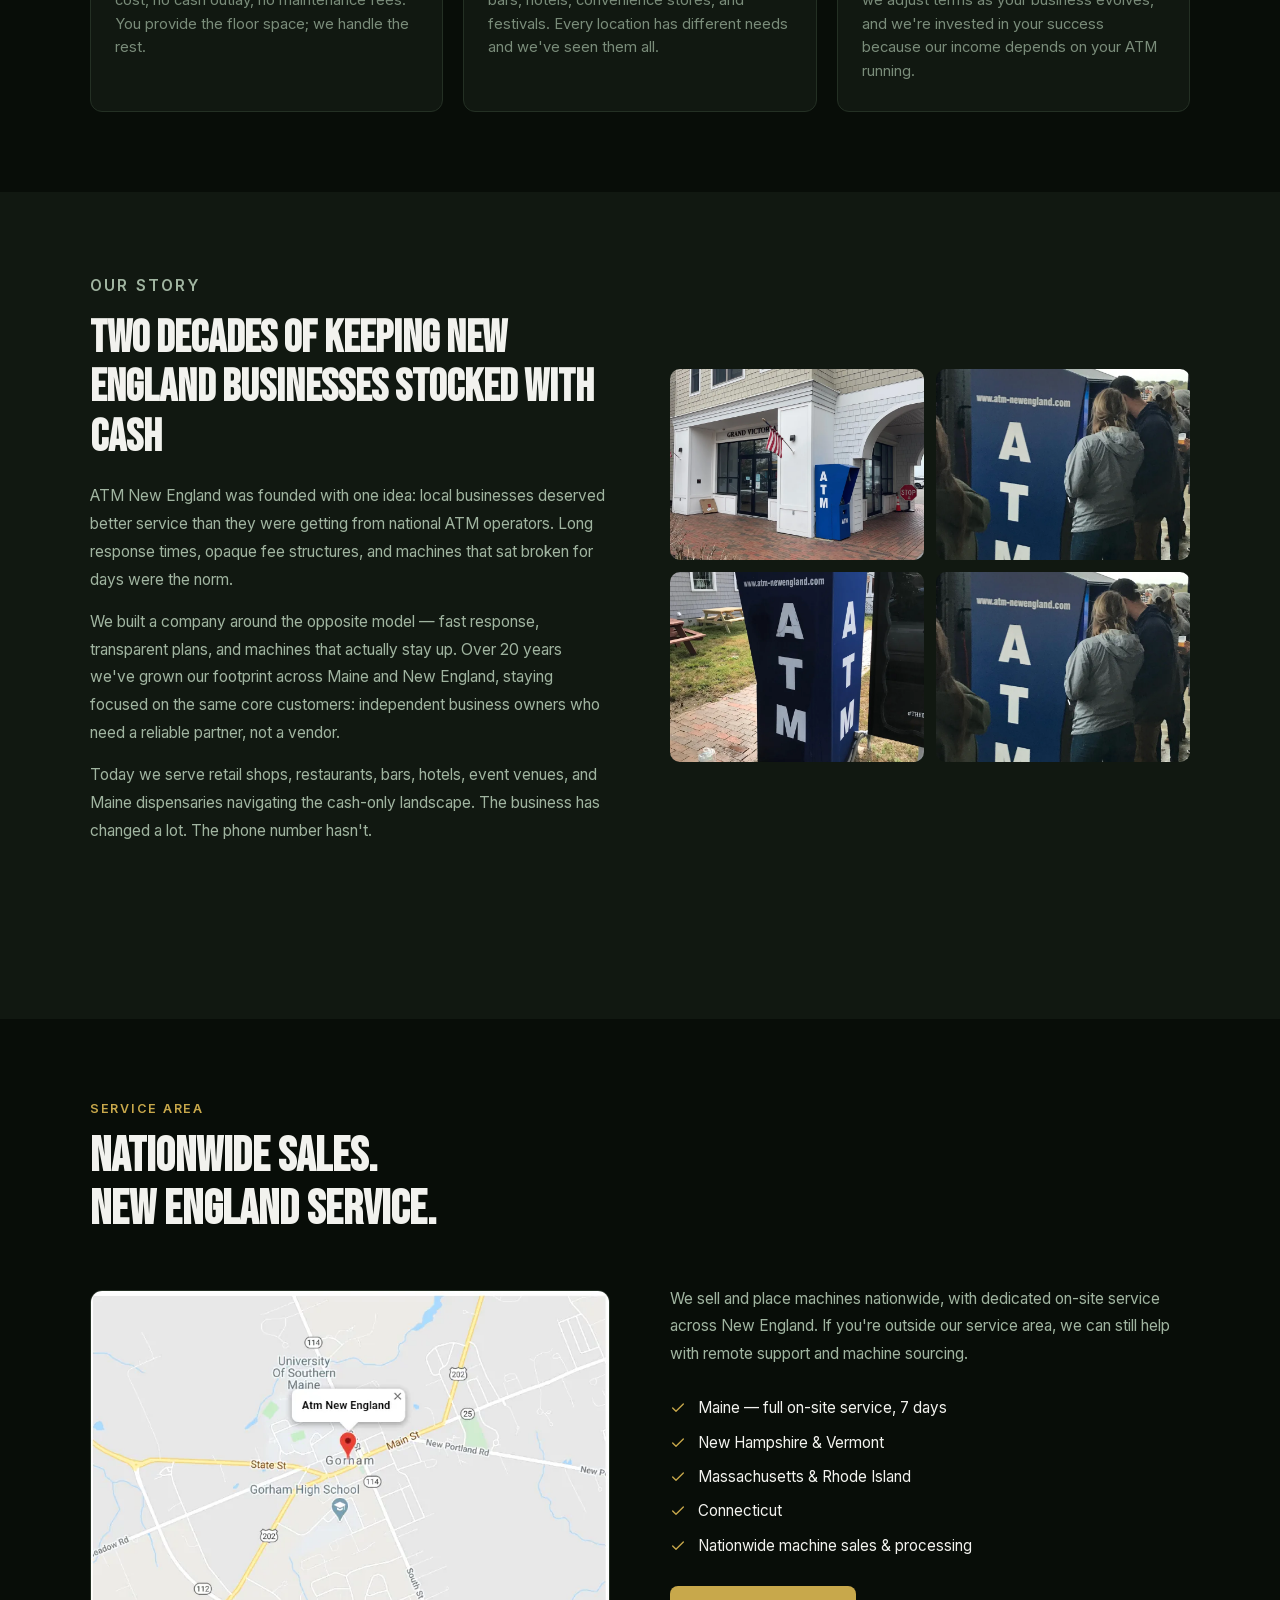
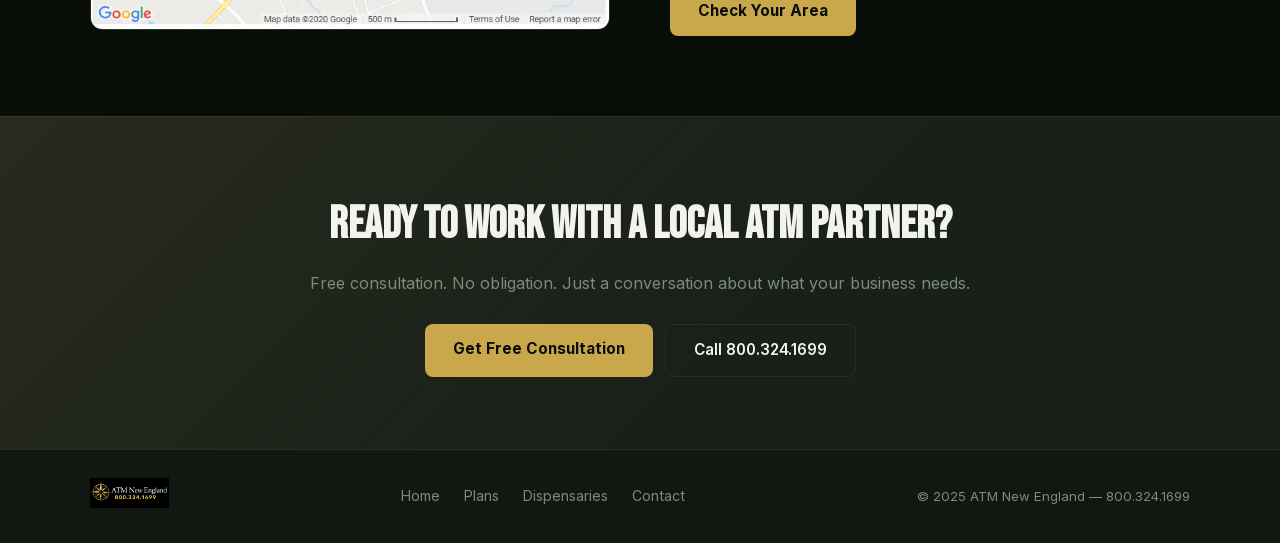
<file: about-us.html>
<!DOCTYPE html>
<html lang="en">
<head>
  <meta charset="UTF-8">
  <meta name="viewport" content="width=device-width, initial-scale=1.0">
  <title>About Us | ATM New England</title>
  <meta name="description" content="ATM New England is a Maine-based ATM company with 20+ years of experience in sales, service, and processing across New England. Fully licensed and insured.">

  <script async src="https://www.googletagmanager.com/gtag/js?id=G-XXXXXXXXXX"></script>
  <script>
    window.dataLayer = window.dataLayer || [];
    function gtag(){dataLayer.push(arguments);}
    gtag('js', new Date());
    gtag('config', 'G-XXXXXXXXXX', { send_page_view: true });
  </script>
<style>
@font-face {
  font-family: 'Bebas Neue';
  font-style: normal;
  font-weight: 400;
  font-display: swap;
  src: url('fonts/bebas-neue.woff2') format('woff2');
  unicode-range: U+0000-00FF, U+0131, U+0152-0153, U+02BB-02BC, U+02C6, U+02DA, U+02DC, U+0304, U+0308, U+0329, U+2000-206F, U+20AC, U+2122, U+2191, U+2193, U+2212, U+2215, U+FEFF, U+FFFD;
}
@font-face {
  font-family: 'Inter';
  font-style: normal;
  font-weight: 100 900;
  font-display: swap;
  src: url('fonts/inter-latin.woff2') format('woff2');
  unicode-range: U+0000-00FF, U+0131, U+0152-0153, U+02BB-02BC, U+02C6, U+02DA, U+02DC, U+0304, U+0308, U+0329, U+2000-206F, U+20AC, U+2122, U+2191, U+2193, U+2212, U+2215, U+FEFF, U+FFFD;
}

    *, *::before, *::after { box-sizing: border-box; margin: 0; padding: 0; }
    :root {
      --bg: #080d08; --surface: #111811; --surface2: #192019;
      --gold: #c8a84b; --gold-lt: #e2c574; --text: #f2f2ee;
      --muted: #7a8c7a; --border: #243024; --radius: 8px;
    }
    html { scroll-behavior: smooth; }
    body { background: var(--bg); color: var(--text); font-family: 'Inter', sans-serif; font-size: 16px; line-height: 1.6; }

    header { position: sticky; top: 0; z-index: 100; background: rgba(8,13,8,0.95); backdrop-filter: blur(8px); border-bottom: 1px solid var(--border); padding: 0 24px; }
    .header-inner { max-width: 1100px; margin: 0 auto; display: flex; align-items: center; justify-content: space-between; height: 64px; }
    .logo img { height: 54px; }
    nav { display: flex; align-items: center; gap: 6px; }
    nav a { color: var(--muted); text-decoration: none; font-size: 0.9rem; font-weight: 500; padding: 7px 13px; border-radius: 6px; transition: color 0.2s, background 0.2s; }
    nav a:hover { color: var(--text); background: rgba(255,255,255,0.05); }
    nav a.active { color: var(--gold); }
    .nav-cta { background: var(--gold) !important; color: #0a0d0a !important; font-weight: 700 !important; margin-left: 8px; padding: 8px 18px !important; }
    .nav-cta:hover { background: var(--gold-lt) !important; }
    .nav-phone { display: none; color: var(--gold); text-decoration: none; font-size: 0.9rem; font-weight: 600; }
    .hamburger { display: none; flex-direction: column; gap: 5px; background: none; border: none; cursor: pointer; padding: 4px; }
    .hamburger span { display: block; width: 22px; height: 2px; background: var(--text); border-radius: 2px; }

    .container { max-width: 1100px; margin: 0 auto; }
    .section-label { font-size: 0.78rem; font-weight: 600; letter-spacing: 0.14em; text-transform: uppercase; color: var(--gold); margin-bottom: 12px; }

    /* HERO */
    .page-hero {
      padding: 80px 24px 72px;
      background: radial-gradient(ellipse 80% 50% at 50% 0%, rgba(40,80,40,0.2) 0%, transparent 70%), var(--bg);
    }
    .hero-inner { max-width: 1100px; margin: 0 auto; display: grid; grid-template-columns: 1fr 1fr; gap: 60px; align-items: center; }
    .page-hero h1 { font-family: 'Bebas Neue', sans-serif; font-size: clamp(2.4rem, 5vw, 3.8rem); line-height: 1.05; margin-bottom: 16px; }
    .page-hero p { color: #a0b4a0; font-size: 1.05rem; line-height: 1.75; margin-bottom: 14px; }
    .hero-img { border-radius: 14px; overflow: hidden; aspect-ratio: 4/3; }
    .hero-img img { width: 100%; height: 100%; object-fit: cover; display: block; }

    /* STATS */
    .stats-bar { background: var(--surface); border-top: 1px solid var(--border); border-bottom: 1px solid var(--border); padding: 40px 24px; }
    .stats-grid { max-width: 1100px; margin: 0 auto; display: grid; grid-template-columns: repeat(4, 1fr); gap: 24px; text-align: center; }
    .stat-num { font-family: 'Bebas Neue', sans-serif; font-size: 3rem; color: var(--gold); line-height: 1; margin-bottom: 6px; }
    .stat-label { font-size: 0.88rem; color: var(--muted); }

    /* VALUES */
    .values-section { padding: 80px 24px; }
    .values-grid { display: grid; grid-template-columns: repeat(3, 1fr); gap: 20px; margin-top: 48px; }
    .value-card { background: var(--surface); border: 1px solid var(--border); border-radius: 12px; padding: 28px 24px; }
    .value-icon { width: 44px; height: 44px; background: rgba(200,168,75,0.1); border: 1px solid rgba(200,168,75,0.2); border-radius: 10px; display: flex; align-items: center; justify-content: center; margin-bottom: 16px; }
    .value-icon svg { width: 22px; height: 22px; stroke: var(--gold); fill: none; stroke-width: 2; stroke-linecap: round; stroke-linejoin: round; }
    .value-card h3 { font-size: 1.05rem; font-weight: 600; margin-bottom: 8px; }
    .value-card p { font-size: 0.92rem; color: var(--muted); line-height: 1.6; }

    /* STORY */
    .story-section { padding: 0 24px 80px; background: var(--surface); }
    .story-inner { padding: 80px 0; display: grid; grid-template-columns: 1fr 1fr; gap: 60px; align-items: center; }
    .story-section h2 { font-family: 'Bebas Neue', sans-serif; font-size: clamp(1.8rem, 3.5vw, 2.8rem); line-height: 1.1; margin-bottom: 20px; }
    .story-section p { color: #a0b4a0; font-size: 0.97rem; line-height: 1.8; margin-bottom: 14px; }
    .story-imgs { display: grid; grid-template-columns: 1fr 1fr; gap: 12px; }
    .story-img { border-radius: 10px; overflow: hidden; }
    .story-img img { width: 100%; height: 100%; object-fit: cover; display: block; aspect-ratio: 4/3; }

    /* COVERAGE */
    .coverage-section { padding: 80px 24px; }
    .coverage-grid { display: grid; grid-template-columns: 1fr 1fr; gap: 60px; align-items: center; margin-top: 48px; }
    .coverage-map { border-radius: 12px; overflow: hidden; border: 1px solid var(--border); }
    .coverage-map img { width: 100%; display: block; }
    .coverage-list { list-style: none; display: flex; flex-direction: column; gap: 10px; }
    .coverage-item { display: flex; align-items: center; gap: 12px; font-size: 0.95rem; }
    .coverage-item svg { flex-shrink: 0; width: 16px; height: 16px; stroke: var(--gold); fill: none; stroke-width: 2; stroke-linecap: round; stroke-linejoin: round; }

    /* CTA */
    .cta-band { background: linear-gradient(135deg, rgba(200,168,75,0.08) 0%, transparent 60%), var(--surface2); border-top: 1px solid rgba(200,168,75,0.15); text-align: center; padding: 72px 24px; }
    .cta-band h2 { font-family: 'Bebas Neue', sans-serif; font-size: clamp(1.8rem, 3.5vw, 2.8rem); margin-bottom: 10px; }
    .cta-band p { color: var(--muted); margin-bottom: 28px; }
    .cta-group { display: flex; flex-wrap: wrap; gap: 12px; justify-content: center; }
    .btn-primary { background: var(--gold); color: #0a0d0a; font-weight: 700; font-size: 0.95rem; padding: 13px 28px; border-radius: var(--radius); text-decoration: none; transition: background 0.2s; display: inline-block; }
    .btn-primary:hover { background: var(--gold-lt); }
    .btn-outline { background: transparent; color: var(--text); font-weight: 600; font-size: 0.95rem; padding: 13px 28px; border-radius: var(--radius); text-decoration: none; border: 1px solid var(--border); transition: border-color 0.2s, color 0.2s; display: inline-block; }
    .btn-outline:hover { border-color: var(--gold); color: var(--gold); }

    footer { background: var(--surface); border-top: 1px solid var(--border); padding: 28px 24px; }
    .footer-inner { max-width: 1100px; margin: 0 auto; display: flex; flex-wrap: wrap; gap: 12px; justify-content: space-between; align-items: center; }
    .footer-logo img { height: 30px; }
    .footer-links { display: flex; gap: 24px; }
    .footer-links a { font-size: 0.88rem; color: var(--muted); text-decoration: none; }
    .footer-links a:hover { color: var(--gold); }
    .footer-copy { font-size: 0.82rem; color: var(--muted); }

    @media (max-width: 860px) {
      .hero-inner, .story-inner, .coverage-grid { grid-template-columns: 1fr; }
      .values-grid { grid-template-columns: 1fr 1fr; }
      .stats-grid { grid-template-columns: 1fr 1fr; }
    }
    @media (max-width: 600px) {
      nav { display: none; }
      .hamburger { display: flex; }
      .nav-phone { display: block; }
      .values-grid { grid-template-columns: 1fr; }
      .stats-grid { grid-template-columns: 1fr 1fr; }
    }

    /* MOBILE NAV */
    .mobile-nav {
      display: none; position: fixed; top: 64px; left: 0; right: 0;
      background: rgba(8,13,8,0.98); backdrop-filter: blur(8px);
      border-bottom: 1px solid var(--border);
      padding: 12px 24px 24px; z-index: 99;
      flex-direction: column; gap: 2px;
    }
    .mobile-nav.open { display: flex; }
    .mobile-nav a {
      color: var(--text); text-decoration: none;
      font-size: 1rem; font-weight: 500;
      padding: 13px 4px; border-bottom: 1px solid var(--border);
      transition: color 0.2s;
    }
    .mobile-nav a:last-child { border-bottom: none; }
    .mobile-nav a:hover, .mobile-nav a.active { color: var(--gold); }
    .hamburger span { transition: all 0.2s; }
    .hamburger.open span:nth-child(1) { transform: translateY(7px) rotate(45deg); }
    .hamburger.open span:nth-child(2) { opacity: 0; transform: scaleX(0); }
    .hamburger.open span:nth-child(3) { transform: translateY(-7px) rotate(-45deg); }
  </style>
</head>
<body>

<header>
  <div class="header-inner">
    <a href="/" class="logo"><img loading="lazy" src="logo.webp" alt="ATM New England"></a>
    <nav>
      <a href="index.html">Home</a>
      <a href="about-us.html" class="active">About</a>
      <a href="our-atms.html">Our ATMs</a>
      <a href="plans.html">Plans</a>
      <a href="contact.html">Contact</a>
      <a href="contact.html" class="nav-cta" onclick="gtag('event','cta_click',{cta:'nav_get_started',page:'about'})">Get Started</a>
    </nav>
    <a href="tel:+18003241699" class="nav-phone" onclick="gtag('event','phone_click',{location:'header'})">800.324.1699</a>
    <button class="hamburger" aria-label="Menu"><span></span><span></span><span></span></button></div>
</header>
<div class="mobile-nav" id="mobileNav">
  <a href="about-us.html" class="active">About</a>
  <a href="index.html">Home</a>
  <a href="our-atms.html">Our ATMs</a>
  <a href="plans.html">Plans</a>
  <a href="dispensary.html">Dispensaries</a>
  <a href="contact.html">Contact</a>
  <a href="tel:+18003241699" style="color:var(--gold);font-weight:600" onclick="gtag('event','phone_click',{location:'mobile_nav'})">&#128222; 800.324.1699</a>
</div>

<!-- HERO -->
<div class="page-hero">
  <div class="hero-inner">
    <div>
      <p class="section-label">About ATM New England</p>
      <h1>Maine-Based.<br>20+ Years In.<br>Still Picking Up the Phone.</h1>
      <p>We started ATM New England because businesses in our community needed a reliable, local partner — not a toll-free number that routes to a call center three states away.</p>
      <p>Two decades later, we're still the company that shows up, keeps machines running, and treats every client like a neighbor. Because they usually are.</p>
    </div>
    <div class="hero-img">
      <img loading="lazy" src="oob-booth-atm.webp" alt="ATM New England installation in Maine">
    </div>
  </div>
</div>

<!-- STATS -->
<div class="stats-bar">
  <div class="stats-grid">
    <div><div class="stat-num">20+</div><div class="stat-label">Years in business</div></div>
    <div><div class="stat-num">7</div><div class="stat-label">Days a week support</div></div>
    <div><div class="stat-num">3</div><div class="stat-label">Flexible plans</div></div>
    <div><div class="stat-num">$0</div><div class="stat-label">Down on Full Placement</div></div>
  </div>
</div>

<!-- VALUES -->
<section class="values-section">
  <div class="container">
    <p class="section-label">How We Work</p>
    <h2 style="font-family:'Bebas Neue',sans-serif;font-size:clamp(2rem,4vw,3rem);line-height:1.1;margin-bottom:16px;">What Sets Us Apart</h2>
    <p style="color:#a0b4a0;max-width:520px;margin-bottom:0">We've watched a lot of national ATM companies come through New England. Here's what makes us different.</p>
    <div class="values-grid">
      <div class="value-card">
        <div class="value-icon"><svg viewBox="0 0 24 24"><path d="M21 10c0 7-9 13-9 13s-9-6-9-13a9 9 0 0118 0z"/><circle cx="12" cy="10" r="3"/></svg></div>
        <h3>Local &amp; Accountable</h3>
        <p>We're based in Gorham, Maine. When something goes wrong, you're calling someone who can drive to your location — not reading from a script overseas.</p>
      </div>
      <div class="value-card">
        <div class="value-icon"><svg viewBox="0 0 24 24"><circle cx="12" cy="12" r="10"/><polyline points="12 6 12 12 16 14"/></svg></div>
        <h3>7-Day Support</h3>
        <p>ATMs don't take weekends off, and neither do we. Call us Saturday morning or Sunday night — someone answers.</p>
      </div>
      <div class="value-card">
        <div class="value-icon"><svg viewBox="0 0 24 24"><path d="M12 22s8-4 8-10V5l-8-3-8 3v7c0 6 8 10 8 10z"/></svg></div>
        <h3>Fully Licensed &amp; Insured</h3>
        <p>Every machine we place is fully licensed, insured, and compliant. You're protected, and so are your customers.</p>
      </div>
      <div class="value-card">
        <div class="value-icon"><svg viewBox="0 0 24 24"><line x1="12" y1="1" x2="12" y2="23"/><path d="M17 5H9.5a3.5 3.5 0 000 7h5a3.5 3.5 0 010 7H6"/></svg></div>
        <h3>Zero-Cost Options</h3>
        <p>Our Full Placement plan means no machine cost, no cash outlay, no maintenance fees. You provide the floor space; we handle the rest.</p>
      </div>
      <div class="value-card">
        <div class="value-icon"><svg viewBox="0 0 24 24"><path d="M14.7 6.3a1 1 0 000 1.4l1.6 1.6a1 1 0 001.4 0l3.77-3.77a6 6 0 01-7.94 7.94l-6.91 6.91a2.12 2.12 0 01-3-3l6.91-6.91a6 6 0 017.94-7.94l-3.76 3.76z"/></svg></div>
        <h3>Specialized Experience</h3>
        <p>We've placed machines in dispensaries, bars, hotels, convenience stores, and festivals. Every location has different needs and we've seen them all.</p>
      </div>
      <div class="value-card">
        <div class="value-icon"><svg viewBox="0 0 24 24"><path d="M17 21v-2a4 4 0 00-4-4H5a4 4 0 00-4 4v2"/><circle cx="9" cy="7" r="4"/><path d="M23 21v-2a4 4 0 00-3-3.87"/><path d="M16 3.13a4 4 0 010 7.75"/></svg></div>
        <h3>Real Partnerships</h3>
        <p>We don't install and disappear. We check in, we adjust terms as your business evolves, and we're invested in your success because our income depends on your ATM running.</p>
      </div>
    </div>
  </div>
</section>

<!-- STORY -->
<section class="story-section">
  <div class="container">
    <div class="story-inner">
      <div>
        <p class="section-label">Our Story</p>
        <h2>Two Decades of Keeping New England Businesses Stocked With Cash</h2>
        <p>ATM New England was founded with one idea: local businesses deserved better service than they were getting from national ATM operators. Long response times, opaque fee structures, and machines that sat broken for days were the norm.</p>
        <p>We built a company around the opposite model — fast response, transparent plans, and machines that actually stay up. Over 20 years we've grown our footprint across Maine and New England, staying focused on the same core customers: independent business owners who need a reliable partner, not a vendor.</p>
        <p>Today we serve retail shops, restaurants, bars, hotels, event venues, and Maine dispensaries navigating the cash-only landscape. The business has changed a lot. The phone number hasn't.</p>
      </div>
      <div class="story-imgs">
        <div class="story-img"><img loading="eager" src="grand-victor-atm.webp" alt="ATM installation in Maine"></div>
        <div class="story-img"><img loading="lazy" src="event-crowd-atm.webp" alt="ATM at a retail location"></div>
        <div class="story-img"><img loading="lazy" src="branded-atm-enclosure.webp" alt="Customer using ATM"></div>
        <div class="story-img"><img loading="lazy" src="event-crowd-atm.webp" alt="Customer at ATM"></div>
      </div>
    </div>
  </div>
</section>

<!-- COVERAGE -->
<section class="coverage-section">
  <div class="container">
    <p class="section-label">Service Area</p>
    <h2 style="font-family:'Bebas Neue',sans-serif;font-size:clamp(2rem,4vw,3rem);line-height:1.1;margin-bottom:16px;">Nationwide Sales.<br>New England Service.</h2>
    <div class="coverage-grid">
      <div class="coverage-map">
        <img loading="lazy" src="googlemaps.webp" alt="ATM New England service area map">
      </div>
      <div>
        <p style="color:#a0b4a0;margin-bottom:28px;font-size:0.97rem;line-height:1.8">We sell and place machines nationwide, with dedicated on-site service across New England. If you're outside our service area, we can still help with remote support and machine sourcing.</p>
        <ul class="coverage-list">
          <li class="coverage-item"><svg viewBox="0 0 24 24"><polyline points="20 6 9 17 4 12"/></svg>Maine — full on-site service, 7 days</li>
          <li class="coverage-item"><svg viewBox="0 0 24 24"><polyline points="20 6 9 17 4 12"/></svg>New Hampshire &amp; Vermont</li>
          <li class="coverage-item"><svg viewBox="0 0 24 24"><polyline points="20 6 9 17 4 12"/></svg>Massachusetts &amp; Rhode Island</li>
          <li class="coverage-item"><svg viewBox="0 0 24 24"><polyline points="20 6 9 17 4 12"/></svg>Connecticut</li>
          <li class="coverage-item"><svg viewBox="0 0 24 24"><polyline points="20 6 9 17 4 12"/></svg>Nationwide machine sales &amp; processing</li>
        </ul>
        <div style="margin-top:28px">
          <a href="contact.html" class="btn-primary" onclick="gtag('event','cta_click',{cta:'about_coverage',page:'about'})">Check Your Area</a>
        </div>
      </div>
    </div>
  </div>
</section>

<!-- CTA -->
<div class="cta-band">
  <div class="container">
    <h2>Ready to work with a local ATM partner?</h2>
    <p>Free consultation. No obligation. Just a conversation about what your business needs.</p>
    <div class="cta-group">
      <a href="contact.html" class="btn-primary" onclick="gtag('event','cta_click',{cta:'about_bottom',page:'about'})">Get Free Consultation</a>
      <a href="tel:+18003241699" class="btn-outline" onclick="gtag('event','phone_click',{location:'cta_band',page:'about'})">Call 800.324.1699</a>
    </div>
  </div>
</div>

<footer>
  <div class="footer-inner">
    <div class="footer-logo"><img loading="lazy" src="logo.webp" alt="ATM New England"></div>
    <div class="footer-links">
      <a href="index.html">Home</a>
      <a href="plans.html">Plans</a>
      <a href="dispensary.html">Dispensaries</a>
      <a href="contact.html">Contact</a>
    </div>
    <p class="footer-copy">&copy; 2025 ATM New England &mdash; 800.324.1699</p>
  </div>
</footer>


<script>
  (function(){
    var btn = document.querySelector('.hamburger');
    var nav = document.getElementById('mobileNav');
    if(btn && nav){
      btn.addEventListener('click', function(){
        btn.classList.toggle('open');
        nav.classList.toggle('open');
      });
    }
  })();
</script>
</body>
</html>
</file>
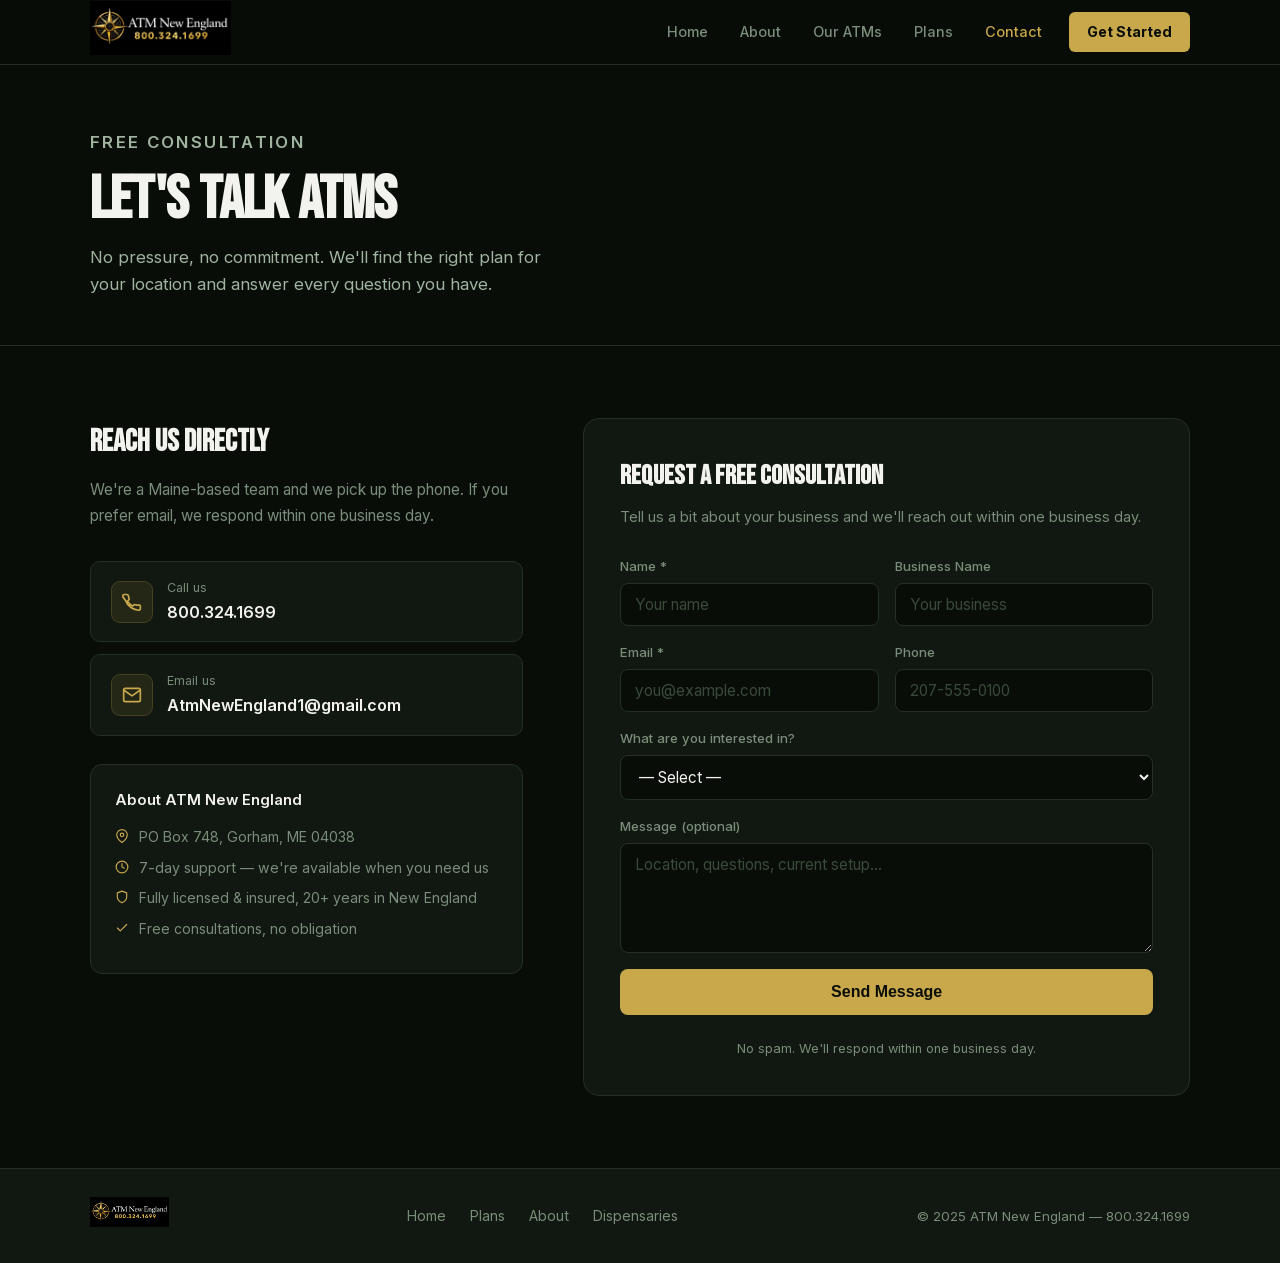
<file: contact.html>
<!DOCTYPE html>
<html lang="en">
<head>
  <meta charset="UTF-8">
  <meta name="viewport" content="width=device-width, initial-scale=1.0">
  <title>Contact | ATM New England</title>
  <meta name="description" content="Get a free ATM placement consultation from ATM New England. Call 800.324.1699 or fill out our form. Maine-based, 7-day support.">

  <script async src="https://www.googletagmanager.com/gtag/js?id=G-XXXXXXXXXX"></script>
  <script>
    window.dataLayer = window.dataLayer || [];
    function gtag(){dataLayer.push(arguments);}
    gtag('js', new Date());
    gtag('config', 'G-XXXXXXXXXX', { send_page_view: true });
    (function() {
      const params = new URLSearchParams(window.location.search);
      const utmData = {};
      ['utm_source','utm_medium','utm_campaign','utm_content','utm_term','gclid'].forEach(k => {
        if (params.get(k)) utmData[k] = params.get(k);
      });
      if (Object.keys(utmData).length) {
        sessionStorage.setItem('utm_data', JSON.stringify(utmData));
        gtag('event', 'ad_landing', utmData);
      }
    })();
  </script>
<style>
@font-face {
  font-family: 'Bebas Neue';
  font-style: normal;
  font-weight: 400;
  font-display: swap;
  src: url('fonts/bebas-neue.woff2') format('woff2');
  unicode-range: U+0000-00FF, U+0131, U+0152-0153, U+02BB-02BC, U+02C6, U+02DA, U+02DC, U+0304, U+0308, U+0329, U+2000-206F, U+20AC, U+2122, U+2191, U+2193, U+2212, U+2215, U+FEFF, U+FFFD;
}
@font-face {
  font-family: 'Inter';
  font-style: normal;
  font-weight: 100 900;
  font-display: swap;
  src: url('fonts/inter-latin.woff2') format('woff2');
  unicode-range: U+0000-00FF, U+0131, U+0152-0153, U+02BB-02BC, U+02C6, U+02DA, U+02DC, U+0304, U+0308, U+0329, U+2000-206F, U+20AC, U+2122, U+2191, U+2193, U+2212, U+2215, U+FEFF, U+FFFD;
}

    *, *::before, *::after { box-sizing: border-box; margin: 0; padding: 0; }
    :root {
      --bg: #080d08; --surface: #111811; --surface2: #192019;
      --gold: #c8a84b; --gold-lt: #e2c574; --text: #f2f2ee;
      --muted: #7a8c7a; --border: #243024; --radius: 8px;
    }
    html { scroll-behavior: smooth; }
    body { background: var(--bg); color: var(--text); font-family: 'Inter', sans-serif; font-size: 16px; line-height: 1.6; }

    header { position: sticky; top: 0; z-index: 100; background: rgba(8,13,8,0.95); backdrop-filter: blur(8px); border-bottom: 1px solid var(--border); padding: 0 24px; }
    .header-inner { max-width: 1100px; margin: 0 auto; display: flex; align-items: center; justify-content: space-between; height: 64px; }
    .logo img { height: 54px; }
    nav { display: flex; align-items: center; gap: 6px; }
    nav a { color: var(--muted); text-decoration: none; font-size: 0.9rem; font-weight: 500; padding: 7px 13px; border-radius: 6px; transition: color 0.2s, background 0.2s; }
    nav a:hover { color: var(--text); background: rgba(255,255,255,0.05); }
    nav a.active { color: var(--gold); }
    .nav-cta { background: var(--gold) !important; color: #0a0d0a !important; font-weight: 700 !important; margin-left: 8px; padding: 8px 18px !important; }
    .nav-cta:hover { background: var(--gold-lt) !important; }
    .nav-phone { display: none; color: var(--gold); text-decoration: none; font-size: 0.9rem; font-weight: 600; }
    .hamburger { display: none; flex-direction: column; gap: 5px; background: none; border: none; cursor: pointer; padding: 4px; }
    .hamburger span { display: block; width: 22px; height: 2px; background: var(--text); border-radius: 2px; }

    .page-hero { padding: 64px 24px 48px; border-bottom: 1px solid var(--border); }
    .page-hero .container { max-width: 1100px; margin: 0 auto; }
    .section-label { font-size: 0.78rem; font-weight: 600; letter-spacing: 0.14em; text-transform: uppercase; color: var(--gold); margin-bottom: 12px; }
    .page-hero h1 { font-family: 'Bebas Neue', sans-serif; font-size: clamp(2.4rem, 5vw, 3.8rem); line-height: 1.05; margin-bottom: 12px; }
    .page-hero p { color: #a0b4a0; font-size: 1.05rem; max-width: 480px; }

    .contact-section { padding: 72px 24px; }
    .container { max-width: 1100px; margin: 0 auto; }
    .contact-grid { display: grid; grid-template-columns: 1fr 1.4fr; gap: 60px; align-items: start; }

    .contact-info h2 { font-family: 'Bebas Neue', sans-serif; font-size: 1.9rem; margin-bottom: 10px; }
    .contact-info > p { color: var(--muted); font-size: 0.95rem; margin-bottom: 32px; line-height: 1.7; }
    .contact-method { display: flex; align-items: center; gap: 14px; text-decoration: none; background: var(--surface); border: 1px solid var(--border); border-radius: 10px; padding: 16px 20px; margin-bottom: 12px; transition: border-color 0.2s; }
    .contact-method:hover { border-color: var(--gold); }
    .method-icon { flex-shrink: 0; width: 42px; height: 42px; background: rgba(200,168,75,0.1); border: 1px solid rgba(200,168,75,0.2); border-radius: 9px; display: flex; align-items: center; justify-content: center; }
    .method-icon svg { width: 20px; height: 20px; stroke: var(--gold); fill: none; stroke-width: 2; stroke-linecap: round; stroke-linejoin: round; }
    .method-label { font-size: 0.78rem; color: var(--muted); margin-bottom: 2px; }
    .method-value { font-weight: 600; color: var(--text); font-size: 1rem; }

    .info-card { background: var(--surface); border: 1px solid var(--border); border-radius: 12px; padding: 24px; margin-top: 28px; }
    .info-card h3 { font-size: 0.92rem; font-weight: 600; margin-bottom: 14px; color: var(--text); }
    .info-row { display: flex; gap: 10px; font-size: 0.88rem; color: var(--muted); margin-bottom: 8px; align-items: flex-start; }
    .info-row svg { flex-shrink: 0; width: 14px; height: 14px; stroke: var(--gold); fill: none; stroke-width: 2; stroke-linecap: round; stroke-linejoin: round; margin-top: 3px; }

    .contact-form-wrap { background: var(--surface); border: 1px solid var(--border); border-radius: 16px; padding: 36px; }
    .contact-form-wrap h2 { font-family: 'Bebas Neue', sans-serif; font-size: 1.7rem; margin-bottom: 6px; }
    .contact-form-wrap > p { font-size: 0.9rem; color: var(--muted); margin-bottom: 28px; }
    .contact-form { display: flex; flex-direction: column; gap: 16px; }
    .form-row { display: grid; grid-template-columns: 1fr 1fr; gap: 16px; }
    .field { display: flex; flex-direction: column; gap: 6px; }
    .field label { font-size: 0.82rem; font-weight: 500; color: var(--muted); }
    .field input, .field textarea, .field select { background: var(--bg); border: 1px solid var(--border); border-radius: var(--radius); color: var(--text); font-family: 'Inter', sans-serif; font-size: 0.95rem; padding: 11px 14px; transition: border-color 0.2s; outline: none; width: 100%; }
    .field input:focus, .field textarea:focus, .field select:focus { border-color: var(--gold); }
    .field input::placeholder, .field textarea::placeholder { color: #3a4a3a; }
    .field textarea { resize: vertical; min-height: 110px; }
    .field select option { background: var(--surface); }
    .btn-primary { background: var(--gold); color: #0a0d0a; font-weight: 700; font-size: 1rem; padding: 14px 28px; border-radius: var(--radius); text-decoration: none; border: none; cursor: pointer; transition: background 0.2s; display: inline-block; width: 100%; text-align: center; }
    .btn-primary:hover { background: var(--gold-lt); }
    .form-note { font-size: 0.8rem; color: var(--muted); text-align: center; margin-top: 8px; }

    footer { background: var(--surface); border-top: 1px solid var(--border); padding: 28px 24px; }
    .footer-inner { max-width: 1100px; margin: 0 auto; display: flex; flex-wrap: wrap; gap: 12px; justify-content: space-between; align-items: center; }
    .footer-logo img { height: 30px; }
    .footer-links { display: flex; gap: 24px; }
    .footer-links a { font-size: 0.88rem; color: var(--muted); text-decoration: none; }
    .footer-links a:hover { color: var(--gold); }
    .footer-copy { font-size: 0.82rem; color: var(--muted); }

    @media (max-width: 800px) {
      .contact-grid { grid-template-columns: 1fr; }
      .form-row { grid-template-columns: 1fr; }
    }
    @media (max-width: 600px) {
      nav { display: none; }
      .hamburger { display: flex; }
      .nav-phone { display: block; }
    }

    /* MOBILE NAV */
    .mobile-nav {
      display: none; position: fixed; top: 64px; left: 0; right: 0;
      background: rgba(8,13,8,0.98); backdrop-filter: blur(8px);
      border-bottom: 1px solid var(--border);
      padding: 12px 24px 24px; z-index: 99;
      flex-direction: column; gap: 2px;
    }
    .mobile-nav.open { display: flex; }
    .mobile-nav a {
      color: var(--text); text-decoration: none;
      font-size: 1rem; font-weight: 500;
      padding: 13px 4px; border-bottom: 1px solid var(--border);
      transition: color 0.2s;
    }
    .mobile-nav a:last-child { border-bottom: none; }
    .mobile-nav a:hover, .mobile-nav a.active { color: var(--gold); }
    .hamburger span { transition: all 0.2s; }
    .hamburger.open span:nth-child(1) { transform: translateY(7px) rotate(45deg); }
    .hamburger.open span:nth-child(2) { opacity: 0; transform: scaleX(0); }
    .hamburger.open span:nth-child(3) { transform: translateY(-7px) rotate(-45deg); }
  </style>
</head>
<body>

<header>
  <div class="header-inner">
    <a href="/" class="logo"><img loading="lazy" src="logo.webp" alt="ATM New England"></a>
    <nav>
      <a href="index.html">Home</a>
      <a href="about-us.html">About</a>
      <a href="our-atms.html">Our ATMs</a>
      <a href="plans.html">Plans</a>
      <a href="contact.html" class="active">Contact</a>
      <a href="contact.html" class="nav-cta">Get Started</a>
    </nav>
    <a href="tel:+18003241699" class="nav-phone" onclick="gtag('event','phone_click',{location:'header'})">800.324.1699</a>
    <button class="hamburger" aria-label="Menu"><span></span><span></span><span></span></button></div>
</header>
<div class="mobile-nav" id="mobileNav">
  <a href="contact.html" class="active">Contact</a>
  <a href="index.html">Home</a>
  <a href="about-us.html">About</a>
  <a href="our-atms.html">Our ATMs</a>
  <a href="plans.html">Plans</a>
  <a href="dispensary.html">Dispensaries</a>
  <a href="tel:+18003241699" style="color:var(--gold);font-weight:600" onclick="gtag('event','phone_click',{location:'mobile_nav'})">&#128222; 800.324.1699</a>
</div>

<div class="page-hero">
  <div class="container">
    <p class="section-label">Free Consultation</p>
    <h1>Let's Talk ATMs</h1>
    <p>No pressure, no commitment. We'll find the right plan for your location and answer every question you have.</p>
  </div>
</div>

<section class="contact-section">
  <div class="container">
    <div class="contact-grid">

      <div class="contact-info">
        <h2>Reach Us Directly</h2>
        <p>We're a Maine-based team and we pick up the phone. If you prefer email, we respond within one business day.</p>

        <a href="tel:+18003241699" class="contact-method"
           onclick="gtag('event','phone_click',{location:'contact_page',page:'contact'})">
          <div class="method-icon">
            <svg viewBox="0 0 24 24"><path d="M22 16.92v3a2 2 0 01-2.18 2 19.79 19.79 0 01-8.63-3.07A19.5 19.5 0 013.73 9.5 19.79 19.79 0 01.67 5.07 2 2 0 012.65 3H5.7a2 2 0 012 1.72c.127.96.361 1.903.7 2.81a2 2 0 01-.45 2.11L6.61 10.9a16 16 0 006.07 6.07l1.27-1.27a2 2 0 012.11-.45 12.84 12.84 0 002.81.7A2 2 0 0122 16.92z"/></svg>
          </div>
          <div>
            <div class="method-label">Call us</div>
            <div class="method-value">800.324.1699</div>
          </div>
        </a>

        <a href="mailto:AtmNewEngland1@gmail.com" class="contact-method"
           onclick="gtag('event','email_click',{location:'contact_page',page:'contact'})">
          <div class="method-icon">
            <svg viewBox="0 0 24 24"><path d="M4 4h16c1.1 0 2 .9 2 2v12c0 1.1-.9 2-2 2H4c-1.1 0-2-.9-2-2V6c0-1.1.9-2 2-2z"/><polyline points="22,6 12,13 2,6"/></svg>
          </div>
          <div>
            <div class="method-label">Email us</div>
            <div class="method-value">AtmNewEngland1@gmail.com</div>
          </div>
        </a>

        <div class="info-card">
          <h3>About ATM New England</h3>
          <div class="info-row"><svg viewBox="0 0 24 24"><path d="M21 10c0 7-9 13-9 13s-9-6-9-13a9 9 0 0118 0z"/><circle cx="12" cy="10" r="3"/></svg>PO Box 748, Gorham, ME 04038</div>
          <div class="info-row"><svg viewBox="0 0 24 24"><circle cx="12" cy="12" r="10"/><polyline points="12 6 12 12 16 14"/></svg>7-day support — we're available when you need us</div>
          <div class="info-row"><svg viewBox="0 0 24 24"><path d="M12 22s8-4 8-10V5l-8-3-8 3v7c0 6 8 10 8 10z"/></svg>Fully licensed &amp; insured, 20+ years in New England</div>
          <div class="info-row"><svg viewBox="0 0 24 24"><polyline points="20 6 9 17 4 12"/></svg>Free consultations, no obligation</div>
        </div>
      </div>

      <div class="contact-form-wrap">
        <h2>Request a Free Consultation</h2>
        <p>Tell us a bit about your business and we'll reach out within one business day.</p>

        <form
          class="contact-form"
          name="contact"
          method="POST"
          data-netlify="true"
          netlify-honeypot="bot-field"
          onsubmit="
            const utm = JSON.parse(sessionStorage.getItem('utm_data') || '{}');
            gtag('event','form_submit',{form:'contact',page:'contact',...utm});
          "
        >
          <input type="hidden" name="form-name" value="contact">
          <p style="display:none"><label>Don't fill: <input name="bot-field"></label></p>

          <div class="form-row">
            <div class="field">
              <label for="name">Name *</label>
              <input id="name" name="name" type="text" placeholder="Your name" required>
            </div>
            <div class="field">
              <label for="business">Business Name</label>
              <input id="business" name="business" type="text" placeholder="Your business">
            </div>
          </div>
          <div class="form-row">
            <div class="field">
              <label for="email">Email *</label>
              <input id="email" name="email" type="email" placeholder="you@example.com" required>
            </div>
            <div class="field">
              <label for="phone">Phone</label>
              <input id="phone" name="phone" type="tel" placeholder="207-555-0100">
            </div>
          </div>
          <div class="field">
            <label for="interest">What are you interested in?</label>
            <select id="interest" name="interest">
              <option value="">— Select —</option>
              <option value="full-placement">Full Placement — zero cost, we handle everything</option>
              <option value="owner-operated">Owner Operated — I buy the machine</option>
              <option value="50-50">50/50 Placement — split the fees</option>
              <option value="service">Service / repair for an existing machine</option>
              <option value="dispensary">Dispensary ATM placement</option>
              <option value="not-sure">Not sure yet</option>
            </select>
          </div>
          <div class="field">
            <label for="message">Message (optional)</label>
            <textarea id="message" name="message" placeholder="Location, questions, current setup…"></textarea>
          </div>
          <button type="submit" class="btn-primary"
                  onclick="gtag('event','form_open',{form:'contact',page:'contact'})">
            Send Message
          </button>
          <p class="form-note">No spam. We'll respond within one business day.</p>
        </form>
      </div>

    </div>
  </div>
</section>

<footer>
  <div class="footer-inner">
    <div class="footer-logo"><img loading="lazy" src="logo.webp" alt="ATM New England"></div>
    <div class="footer-links">
      <a href="index.html">Home</a>
      <a href="plans.html">Plans</a>
      <a href="about-us.html">About</a>
      <a href="dispensary.html">Dispensaries</a>
    </div>
    <p class="footer-copy">&copy; 2025 ATM New England &mdash; 800.324.1699</p>
  </div>
</footer>


<script>
  (function(){
    var btn = document.querySelector('.hamburger');
    var nav = document.getElementById('mobileNav');
    if(btn && nav){
      btn.addEventListener('click', function(){
        btn.classList.toggle('open');
        nav.classList.toggle('open');
      });
    }
  })();
</script>
</body>
</html>
</file>
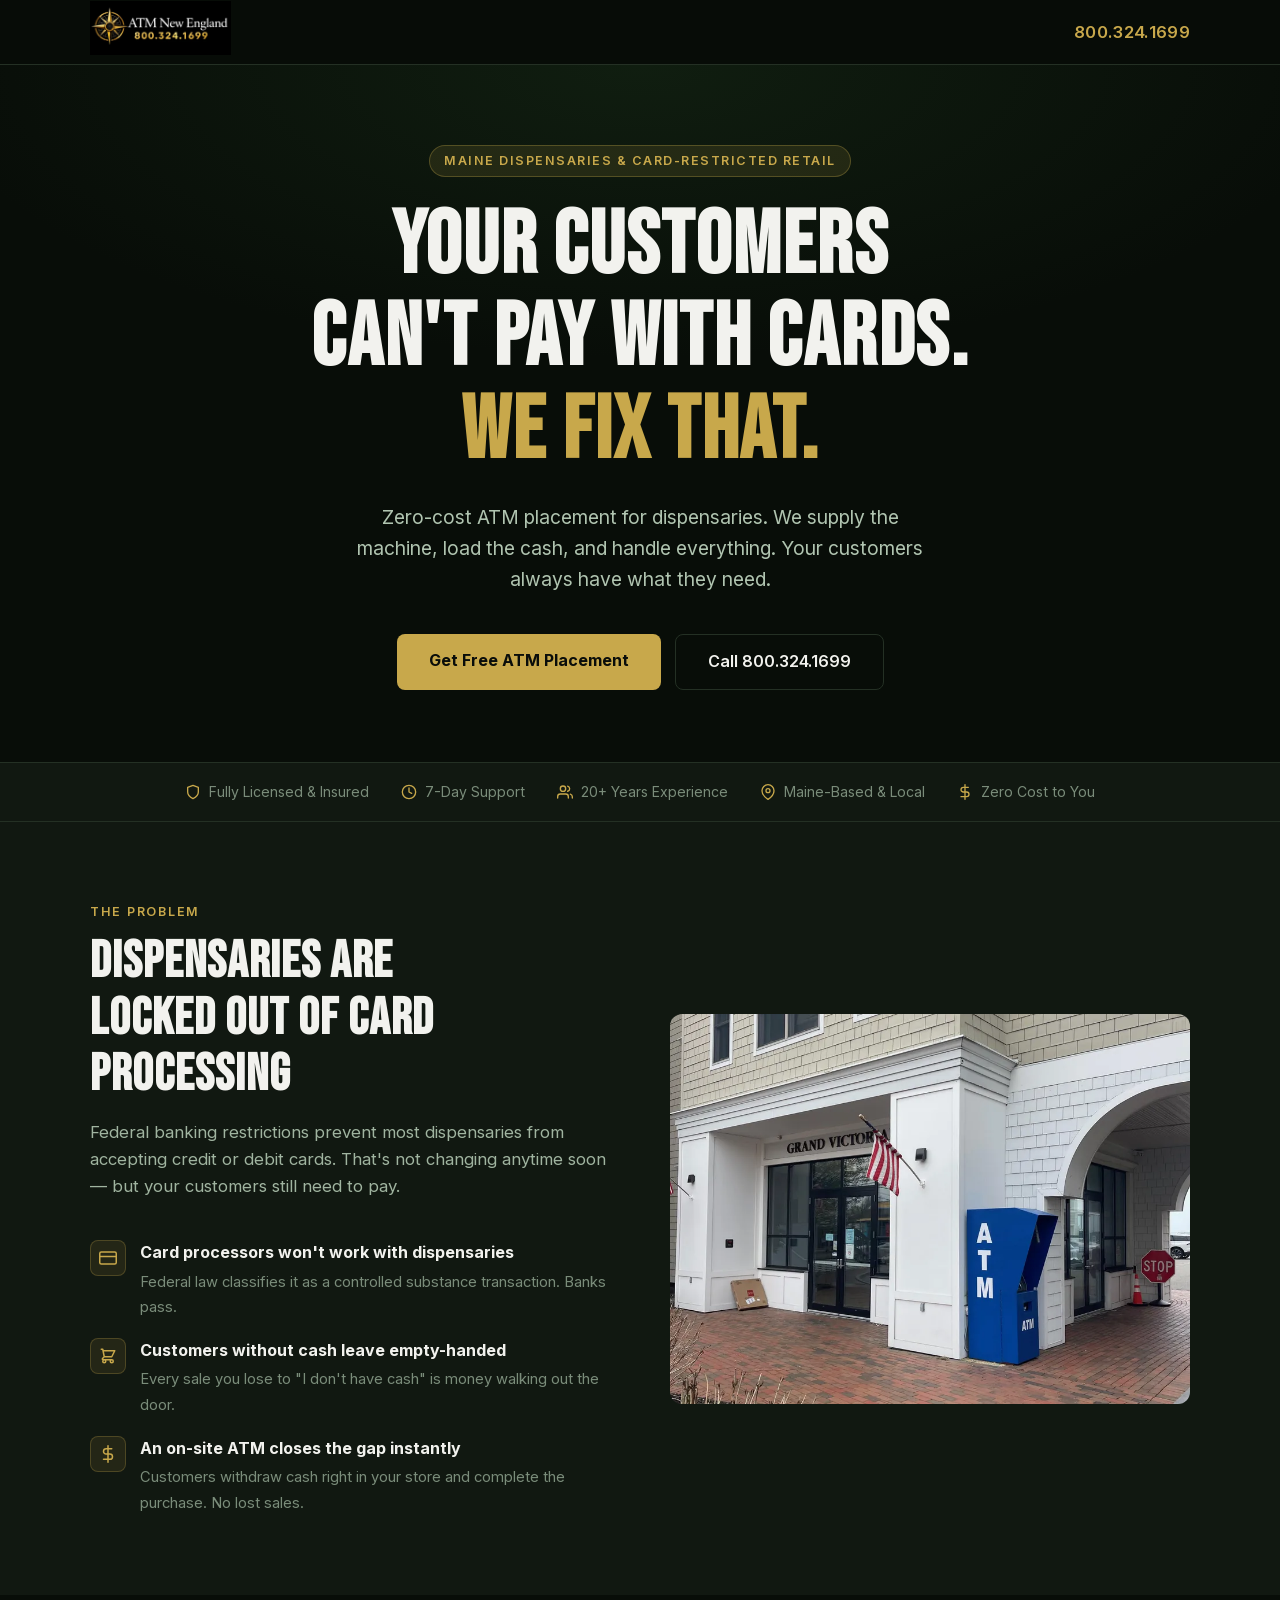
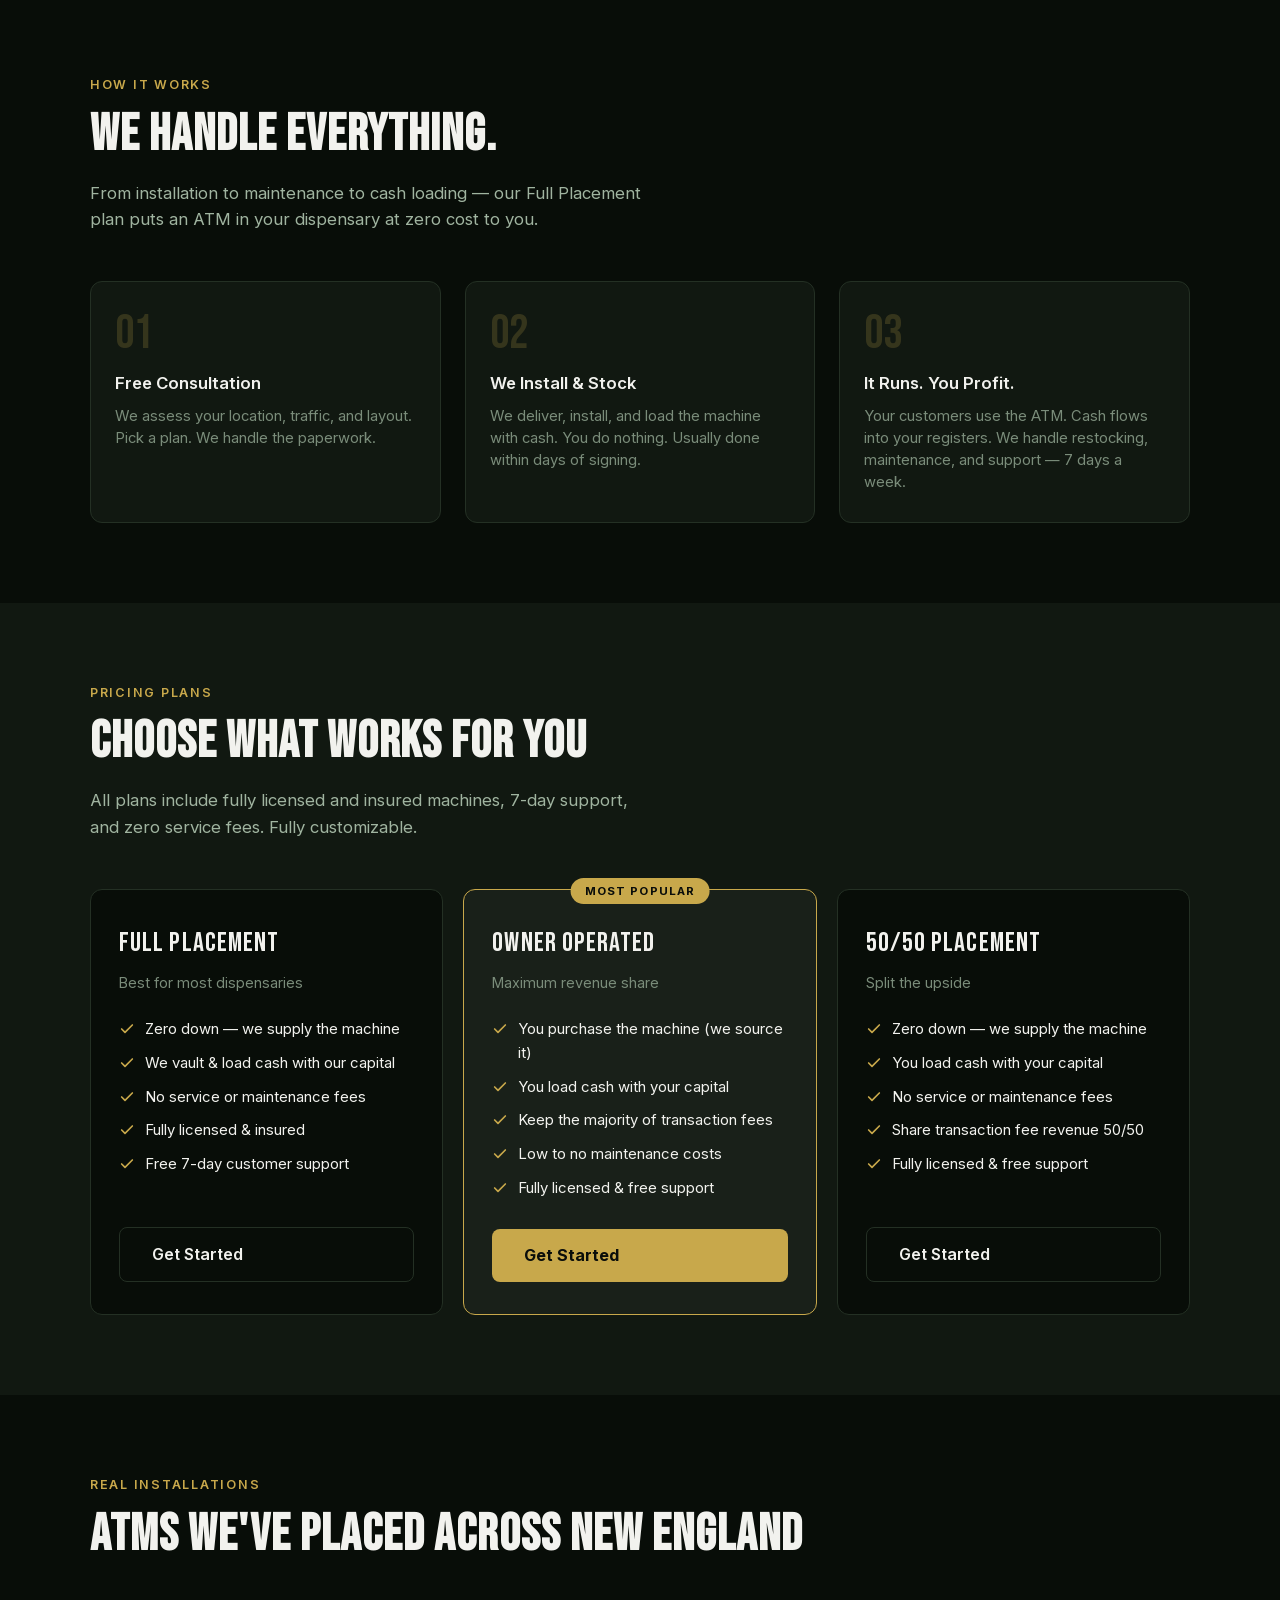
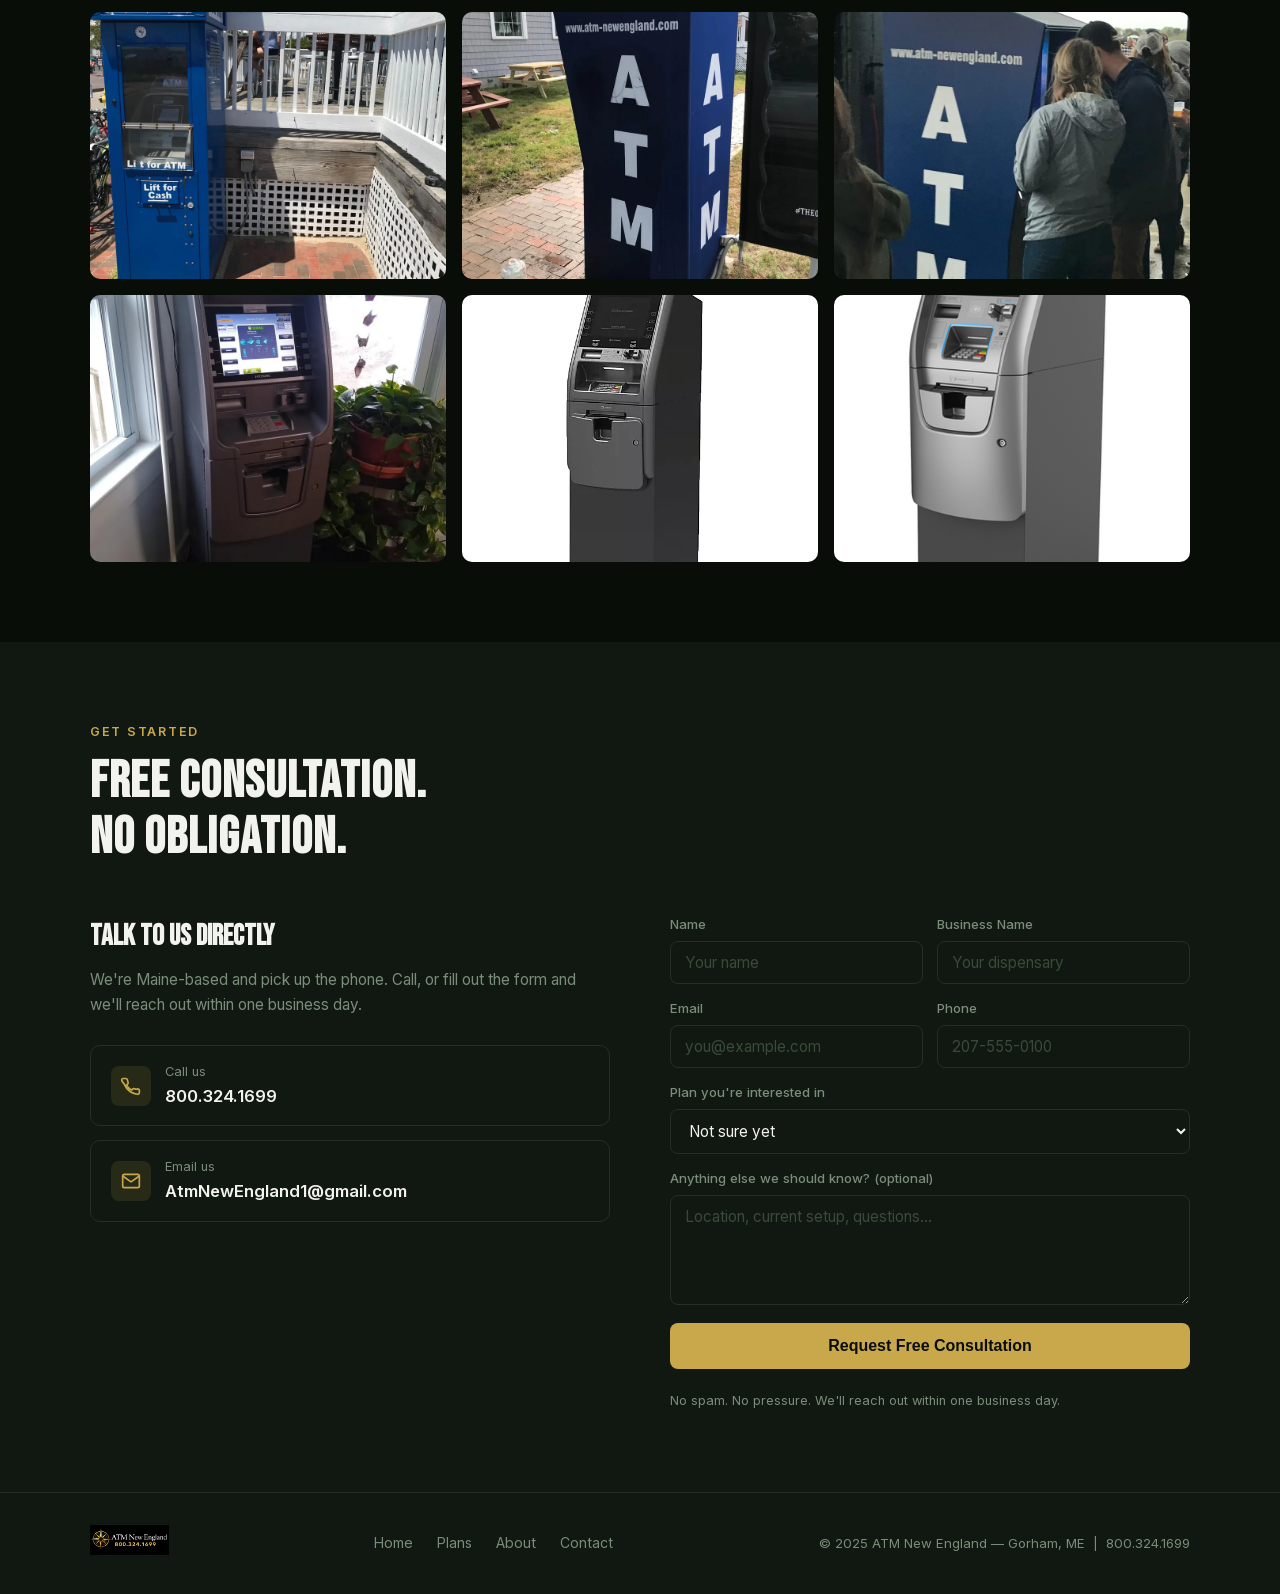
<file: dispensary.html>
<!DOCTYPE html>
<html lang="en">
<head>
  <meta charset="UTF-8">
  <meta name="viewport" content="width=device-width, initial-scale=1.0">
  <title>Free ATM Placement for Maine Dispensaries | ATM New England</title>
  <meta name="description" content="Maine dispensaries can't accept card payments. ATM New England provides zero-cost ATM placement — we supply the machine, load the cash, and handle everything. 7-day support.">
  <meta name="robots" content="index, follow">



  <!-- GA4 — replace G-XXXXXXXXXX with your Measurement ID after setup -->
  <script async src="https://www.googletagmanager.com/gtag/js?id=G-XXXXXXXXXX"></script>
  <script>
    window.dataLayer = window.dataLayer || [];
    function gtag(){dataLayer.push(arguments);}
    gtag('js', new Date());
    gtag('config', 'G-XXXXXXXXXX', { send_page_view: true });

    // Capture UTM params from Google Ads click
    (function() {
      const params = new URLSearchParams(window.location.search);
      const utmData = {};
      ['utm_source','utm_medium','utm_campaign','utm_content','utm_term','gclid'].forEach(k => {
        if (params.get(k)) utmData[k] = params.get(k);
      });
      if (Object.keys(utmData).length) {
        sessionStorage.setItem('utm_data', JSON.stringify(utmData));
        gtag('event', 'ad_landing', utmData);
      }
    })();
  </script>
<style>
@font-face {
  font-family: 'Bebas Neue';
  font-style: normal;
  font-weight: 400;
  font-display: swap;
  src: url('fonts/bebas-neue.woff2') format('woff2');
  unicode-range: U+0000-00FF, U+0131, U+0152-0153, U+02BB-02BC, U+02C6, U+02DA, U+02DC, U+0304, U+0308, U+0329, U+2000-206F, U+20AC, U+2122, U+2191, U+2193, U+2212, U+2215, U+FEFF, U+FFFD;
}
@font-face {
  font-family: 'Inter';
  font-style: normal;
  font-weight: 100 900;
  font-display: swap;
  src: url('fonts/inter-latin.woff2') format('woff2');
  unicode-range: U+0000-00FF, U+0131, U+0152-0153, U+02BB-02BC, U+02C6, U+02DA, U+02DC, U+0304, U+0308, U+0329, U+2000-206F, U+20AC, U+2122, U+2191, U+2193, U+2212, U+2215, U+FEFF, U+FFFD;
}

    *, *::before, *::after { box-sizing: border-box; margin: 0; padding: 0; }

    :root {
      --bg:       #080d08;
      --surface:  #111811;
      --surface2: #192019;
      --gold:     #c8a84b;
      --gold-lt:  #e2c574;
      --text:     #f2f2ee;
      --muted:    #7a8c7a;
      --border:   #243024;
      --radius:   8px;
    }

    html { scroll-behavior: smooth; }

    body {
      background: var(--bg);
      color: var(--text);
      font-family: 'Inter', sans-serif;
      font-size: 16px;
      line-height: 1.6;
    }

    /* ── HEADER ── */
    header {
      position: sticky;
      top: 0;
      z-index: 100;
      background: rgba(8,13,8,0.95);
      backdrop-filter: blur(8px);
      border-bottom: 1px solid var(--border);
      padding: 0 24px;
    }
    .header-inner {
      max-width: 1100px;
      margin: 0 auto;
      display: flex;
      align-items: center;
      justify-content: space-between;
      height: 64px;
    }
    .logo img { height: 54px; }
    .header-phone {
      display: flex;
      align-items: center;
      gap: 10px;
      color: var(--gold);
      text-decoration: none;
      font-weight: 600;
      font-size: 1.05rem;
      letter-spacing: 0.02em;
    }
    .header-phone:hover { color: var(--gold-lt); }
    .phone-icon {
      width: 18px; height: 18px;
      fill: none; stroke: currentColor;
      stroke-width: 2; stroke-linecap: round; stroke-linejoin: round;
    }

    /* ── HERO ── */
    .hero {
      padding: 80px 24px 72px;
      text-align: center;
      background:
        radial-gradient(ellipse 80% 60% at 50% 0%, rgba(40,80,40,0.25) 0%, transparent 70%),
        var(--bg);
    }
    .hero-eyebrow {
      display: inline-block;
      background: rgba(200,168,75,0.12);
      border: 1px solid rgba(200,168,75,0.3);
      color: var(--gold);
      font-size: 0.78rem;
      font-weight: 600;
      letter-spacing: 0.12em;
      text-transform: uppercase;
      padding: 5px 14px;
      border-radius: 100px;
      margin-bottom: 24px;
    }
    .hero h1 {
      font-family: 'Bebas Neue', sans-serif;
      font-size: clamp(2.8rem, 7vw, 5.5rem);
      line-height: 1.05;
      letter-spacing: 0.02em;
      max-width: 820px;
      margin: 0 auto 24px;
    }
    .hero h1 span { color: var(--gold); }
    .hero-sub {
      font-size: clamp(1rem, 2.2vw, 1.2rem);
      color: #b0c4b0;
      max-width: 580px;
      margin: 0 auto 40px;
    }
    .cta-group {
      display: flex;
      flex-wrap: wrap;
      gap: 14px;
      justify-content: center;
    }
    .btn-primary {
      background: var(--gold);
      color: #0a0d0a;
      font-weight: 700;
      font-size: 1rem;
      padding: 14px 32px;
      border-radius: var(--radius);
      text-decoration: none;
      border: none;
      cursor: pointer;
      transition: background 0.2s, transform 0.1s;
      display: inline-block;
    }
    .btn-primary:hover { background: var(--gold-lt); transform: translateY(-1px); }
    .btn-outline {
      background: transparent;
      color: var(--text);
      font-weight: 600;
      font-size: 1rem;
      padding: 14px 32px;
      border-radius: var(--radius);
      text-decoration: none;
      border: 1px solid var(--border);
      cursor: pointer;
      transition: border-color 0.2s, color 0.2s;
      display: inline-block;
    }
    .btn-outline:hover { border-color: var(--gold); color: var(--gold); }

    /* ── TRUST BAR ── */
    .trust-bar {
      border-top: 1px solid var(--border);
      border-bottom: 1px solid var(--border);
      background: var(--surface);
      padding: 18px 24px;
    }
    .trust-bar-inner {
      max-width: 1100px;
      margin: 0 auto;
      display: flex;
      flex-wrap: wrap;
      gap: 8px 32px;
      justify-content: center;
      align-items: center;
    }
    .trust-item {
      display: flex;
      align-items: center;
      gap: 8px;
      font-size: 0.88rem;
      color: var(--muted);
      white-space: nowrap;
    }
    .trust-item svg {
      width: 16px; height: 16px;
      stroke: var(--gold); fill: none;
      stroke-width: 2; stroke-linecap: round; stroke-linejoin: round;
      flex-shrink: 0;
    }

    /* ── SECTION WRAPPER ── */
    section { padding: 80px 24px; }
    .container { max-width: 1100px; margin: 0 auto; }
    .section-label {
      font-size: 0.78rem;
      font-weight: 600;
      letter-spacing: 0.14em;
      text-transform: uppercase;
      color: var(--gold);
      margin-bottom: 12px;
    }
    .section-title {
      font-family: 'Bebas Neue', sans-serif;
      font-size: clamp(2rem, 4.5vw, 3.2rem);
      line-height: 1.1;
      letter-spacing: 0.02em;
      margin-bottom: 16px;
    }
    .section-body {
      font-size: 1.05rem;
      color: #a0b4a0;
      max-width: 560px;
      margin-bottom: 40px;
    }

    /* ── PROBLEM ── */
    .problem { background: var(--surface); }
    .problem-grid {
      display: grid;
      grid-template-columns: 1fr 1fr;
      gap: 40px 60px;
      align-items: center;
    }
    .problem-img {
      border-radius: 12px;
      overflow: hidden;
      aspect-ratio: 4/3;
    }
    .problem-img img {
      width: 100%; height: 100%;
      object-fit: cover;
      display: block;
    }
    .problem-points { list-style: none; display: flex; flex-direction: column; gap: 18px; }
    .problem-point {
      display: flex;
      gap: 14px;
      align-items: flex-start;
    }
    .point-icon {
      flex-shrink: 0;
      width: 36px; height: 36px;
      background: rgba(200,168,75,0.1);
      border: 1px solid rgba(200,168,75,0.25);
      border-radius: 8px;
      display: flex; align-items: center; justify-content: center;
    }
    .point-icon svg {
      width: 18px; height: 18px;
      stroke: var(--gold); fill: none;
      stroke-width: 2; stroke-linecap: round; stroke-linejoin: round;
    }
    .point-text strong { display: block; color: var(--text); margin-bottom: 3px; }
    .point-text span { font-size: 0.92rem; color: var(--muted); }

    /* ── HOW IT WORKS ── */
    .steps {
      display: grid;
      grid-template-columns: repeat(3, 1fr);
      gap: 24px;
      margin-top: 48px;
    }
    .step {
      background: var(--surface);
      border: 1px solid var(--border);
      border-radius: 12px;
      padding: 28px 24px;
    }
    .step-num {
      font-family: 'Bebas Neue', sans-serif;
      font-size: 3rem;
      line-height: 1;
      color: rgba(200,168,75,0.2);
      margin-bottom: 12px;
    }
    .step h3 { font-size: 1.05rem; font-weight: 600; margin-bottom: 8px; }
    .step p { font-size: 0.92rem; color: var(--muted); line-height: 1.5; }

    /* ── PLANS ── */
    .plans-bg { background: var(--surface); }
    .plans-grid {
      display: grid;
      grid-template-columns: repeat(3, 1fr);
      gap: 20px;
      margin-top: 48px;
    }
    .plan-card {
      background: var(--bg);
      border: 1px solid var(--border);
      border-radius: 12px;
      padding: 32px 28px;
      position: relative;
      display: flex;
      flex-direction: column;
    }
    .plan-card.featured {
      border-color: var(--gold);
      background: var(--surface2);
    }
    .plan-badge {
      position: absolute;
      top: -12px;
      left: 50%;
      transform: translateX(-50%);
      background: var(--gold);
      color: #0a0d0a;
      font-size: 0.72rem;
      font-weight: 700;
      letter-spacing: 0.1em;
      text-transform: uppercase;
      padding: 4px 14px;
      border-radius: 100px;
      white-space: nowrap;
    }
    .plan-name {
      font-family: 'Bebas Neue', sans-serif;
      font-size: 1.7rem;
      letter-spacing: 0.04em;
      margin-bottom: 6px;
    }
    .plan-tagline { font-size: 0.9rem; color: var(--muted); margin-bottom: 24px; }
    .plan-features { list-style: none; flex: 1; display: flex; flex-direction: column; gap: 10px; margin-bottom: 28px; }
    .plan-feature {
      display: flex;
      align-items: flex-start;
      gap: 10px;
      font-size: 0.93rem;
    }
    .plan-feature svg {
      flex-shrink: 0;
      width: 16px; height: 16px;
      stroke: var(--gold); fill: none;
      stroke-width: 2.5; stroke-linecap: round; stroke-linejoin: round;
      margin-top: 3px;
    }

    /* ── GALLERY ── */
    .gallery-grid {
      display: grid;
      grid-template-columns: repeat(3, 1fr);
      gap: 16px;
      margin-top: 48px;
    }
    .gallery-item {
      border-radius: 10px;
      overflow: hidden;
      aspect-ratio: 4/3;
      background: var(--surface);
    }
    .gallery-item img {
      width: 100%; height: 100%;
      object-fit: cover;
      display: block;
      transition: transform 0.3s;
    }
    .gallery-item:hover img { transform: scale(1.04); }

    /* ── CONTACT ── */
    .contact-grid {
      display: grid;
      grid-template-columns: 1fr 1fr;
      gap: 60px;
      align-items: start;
      margin-top: 48px;
    }
    .contact-info h3 {
      font-family: 'Bebas Neue', sans-serif;
      font-size: 1.8rem;
      margin-bottom: 8px;
    }
    .contact-info p { color: var(--muted); margin-bottom: 28px; font-size: 0.95rem; }
    .contact-cta-phone {
      display: flex;
      align-items: center;
      gap: 14px;
      text-decoration: none;
      background: var(--surface);
      border: 1px solid var(--border);
      border-radius: 10px;
      padding: 16px 20px;
      margin-bottom: 14px;
      transition: border-color 0.2s;
    }
    .contact-cta-phone:hover { border-color: var(--gold); }
    .contact-cta-phone .icon {
      width: 40px; height: 40px;
      background: rgba(200,168,75,0.12);
      border-radius: 8px;
      display: flex; align-items: center; justify-content: center;
      flex-shrink: 0;
    }
    .contact-cta-phone .icon svg {
      width: 20px; height: 20px;
      stroke: var(--gold); fill: none;
      stroke-width: 2; stroke-linecap: round; stroke-linejoin: round;
    }
    .contact-cta-phone .label { font-size: 0.8rem; color: var(--muted); }
    .contact-cta-phone .value { font-weight: 600; color: var(--text); font-size: 1.05rem; }

    /* form */
    .contact-form { display: flex; flex-direction: column; gap: 14px; }
    .form-row { display: grid; grid-template-columns: 1fr 1fr; gap: 14px; }
    .field { display: flex; flex-direction: column; gap: 6px; }
    .field label { font-size: 0.82rem; font-weight: 500; color: var(--muted); }
    .field input,
    .field textarea,
    .field select {
      background: var(--surface);
      border: 1px solid var(--border);
      border-radius: var(--radius);
      color: var(--text);
      font-family: 'Inter', sans-serif;
      font-size: 0.95rem;
      padding: 11px 14px;
      transition: border-color 0.2s;
      outline: none;
      width: 100%;
    }
    .field input:focus,
    .field textarea:focus,
    .field select:focus { border-color: var(--gold); }
    .field input::placeholder,
    .field textarea::placeholder { color: #3a4a3a; }
    .field textarea { resize: vertical; min-height: 110px; }
    .field select option { background: var(--surface); }
    .form-submit { margin-top: 4px; }
    .form-note { font-size: 0.8rem; color: var(--muted); margin-top: 8px; }

    /* ── FOOTER ── */
    footer {
      background: var(--surface);
      border-top: 1px solid var(--border);
      padding: 32px 24px;
    }
    .footer-inner {
      max-width: 1100px;
      margin: 0 auto;
      display: flex;
      flex-wrap: wrap;
      gap: 12px;
      justify-content: space-between;
      align-items: center;
    }
    .footer-logo img { height: 30px; }
    .footer-links { display: flex; gap: 24px; }
    .footer-links a {
      font-size: 0.88rem;
      color: var(--muted);
      text-decoration: none;
    }
    .footer-links a:hover { color: var(--gold); }
    .footer-copy { font-size: 0.82rem; color: var(--muted); }

    /* ── RESPONSIVE ── */
    @media (max-width: 860px) {
      .problem-grid,
      .contact-grid { grid-template-columns: 1fr; }
      .problem-img { order: -1; }
      .plans-grid { grid-template-columns: 1fr; max-width: 440px; margin-left: auto; margin-right: auto; }
      .steps { grid-template-columns: 1fr; }
      .gallery-grid { grid-template-columns: 1fr 1fr; }
      .form-row { grid-template-columns: 1fr; }
    }
    @media (max-width: 500px) {
      section { padding: 56px 20px; }
      .hero { padding: 56px 20px 52px; }
      .gallery-grid { grid-template-columns: 1fr; }
      .footer-inner { flex-direction: column; text-align: center; }
    }

    .hamburger { display: none; flex-direction: column; gap: 5px; background: none; border: none; cursor: pointer; padding: 4px; }
    .hamburger span { display: block; width: 22px; height: 2px; background: var(--text); border-radius: 2px; transition: all 0.2s; }
    .hamburger.open span:nth-child(1) { transform: translateY(7px) rotate(45deg); }
    .hamburger.open span:nth-child(2) { opacity: 0; transform: scaleX(0); }
    .hamburger.open span:nth-child(3) { transform: translateY(-7px) rotate(-45deg); }
    @media (max-width: 600px) { .hamburger { display: flex; } }

    .mobile-nav { display: none; position: fixed; top: 64px; left: 0; right: 0; background: rgba(8,13,8,0.98); backdrop-filter: blur(8px); border-bottom: 1px solid var(--border); padding: 12px 24px 24px; z-index: 99; flex-direction: column; gap: 2px; }
    .mobile-nav.open { display: flex; }
    .mobile-nav a { color: var(--text); text-decoration: none; font-size: 1rem; font-weight: 500; padding: 13px 4px; border-bottom: 1px solid var(--border); transition: color 0.2s; }
    .mobile-nav a:last-child { border-bottom: none; }
    .mobile-nav a:hover, .mobile-nav a.active { color: var(--gold); }
  </style>
</head>
<body>

<!-- ── HEADER ── -->
<header>
  <div class="header-inner">
    <a href="/" class="logo"><img loading="lazy" src="logo.webp" alt="ATM New England"></a>
    <a href="tel:+18003241699" class="header-phone"
       onclick="gtag('event','phone_click',{location:'header',page:'dispensary'})">800.324.1699</a>
    <button class="hamburger" aria-label="Menu"><span></span><span></span><span></span></button>
  </div>
</header>
<div class="mobile-nav" id="mobileNav">
  <a href="index.html">Home</a>
  <a href="about-us.html">About</a>
  <a href="our-atms.html">Our ATMs</a>
  <a href="plans.html">Plans</a>
  <a href="dispensary.html" class="active">Dispensaries</a>
  <a href="contact.html">Contact</a>
  <a href="tel:+18003241699" style="color:var(--gold);font-weight:600" onclick="gtag('event','phone_click',{location:'mobile_nav'})">&#128222; 800.324.1699</a>
</div>


<!-- ── HERO ── -->
<section class="hero">
  <p class="hero-eyebrow">Maine Dispensaries &amp; Card-Restricted Retail</p>
  <h1>Your Customers<br>Can't Pay With Cards.<br><span>We Fix That.</span></h1>
  <p class="hero-sub">Zero-cost ATM placement for dispensaries. We supply the machine, load the cash, and handle everything. Your customers always have what they need.</p>
  <div class="cta-group">
    <a href="#contact" class="btn-primary"
       onclick="gtag('event','cta_click',{cta:'get_free_atm',location:'hero',page:'dispensary'})">
      Get Free ATM Placement
    </a>
    <a href="tel:+18003241699" class="btn-outline"
       onclick="gtag('event','phone_click',{location:'hero',page:'dispensary'})">
      Call 800.324.1699
    </a>
  </div>
</section>

<!-- ── TRUST BAR ── -->
<div class="trust-bar">
  <div class="trust-bar-inner">
    <div class="trust-item">
      <svg viewBox="0 0 24 24"><path d="M12 22s8-4 8-10V5l-8-3-8 3v7c0 6 8 10 8 10z"/></svg>
      Fully Licensed &amp; Insured
    </div>
    <div class="trust-item">
      <svg viewBox="0 0 24 24"><circle cx="12" cy="12" r="10"/><polyline points="12 6 12 12 16 14"/></svg>
      7-Day Support
    </div>
    <div class="trust-item">
      <svg viewBox="0 0 24 24"><path d="M17 21v-2a4 4 0 00-4-4H5a4 4 0 00-4 4v2"/><circle cx="9" cy="7" r="4"/><path d="M23 21v-2a4 4 0 00-3-3.87"/><path d="M16 3.13a4 4 0 010 7.75"/></svg>
      20+ Years Experience
    </div>
    <div class="trust-item">
      <svg viewBox="0 0 24 24"><path d="M21 10c0 7-9 13-9 13s-9-6-9-13a9 9 0 0118 0z"/><circle cx="12" cy="10" r="3"/></svg>
      Maine-Based &amp; Local
    </div>
    <div class="trust-item">
      <svg viewBox="0 0 24 24"><line x1="12" y1="1" x2="12" y2="23"/><path d="M17 5H9.5a3.5 3.5 0 000 7h5a3.5 3.5 0 010 7H6"/></svg>
      Zero Cost to You
    </div>
  </div>
</div>

<!-- ── PROBLEM ── -->
<section class="problem">
  <div class="container">
    <div class="problem-grid">
      <div>
        <p class="section-label">The Problem</p>
        <h2 class="section-title">Dispensaries Are<br>Locked Out of Card Processing</h2>
        <p class="section-body">Federal banking restrictions prevent most dispensaries from accepting credit or debit cards. That's not changing anytime soon — but your customers still need to pay.</p>
        <ul class="problem-points">
          <li class="problem-point">
            <div class="point-icon">
              <svg viewBox="0 0 24 24"><rect x="1" y="4" width="22" height="16" rx="2" ry="2"/><line x1="1" y1="10" x2="23" y2="10"/></svg>
            </div>
            <div class="point-text">
              <strong>Card processors won't work with dispensaries</strong>
              <span>Federal law classifies it as a controlled substance transaction. Banks pass.</span>
            </div>
          </li>
          <li class="problem-point">
            <div class="point-icon">
              <svg viewBox="0 0 24 24"><path d="M3 3h2l.4 2M7 13h10l4-8H5.4M7 13L5.4 5M7 13l-2.293 2.293c-.63.63-.184 1.707.707 1.707H17m0 0a2 2 0 100 4 2 2 0 000-4zm-8 2a2 2 0 11-4 0 2 2 0 014 0z"/></svg>
            </div>
            <div class="point-text">
              <strong>Customers without cash leave empty-handed</strong>
              <span>Every sale you lose to "I don't have cash" is money walking out the door.</span>
            </div>
          </li>
          <li class="problem-point">
            <div class="point-icon">
              <svg viewBox="0 0 24 24"><line x1="12" y1="1" x2="12" y2="23"/><path d="M17 5H9.5a3.5 3.5 0 000 7h5a3.5 3.5 0 010 7H6"/></svg>
            </div>
            <div class="point-text">
              <strong>An on-site ATM closes the gap instantly</strong>
              <span>Customers withdraw cash right in your store and complete the purchase. No lost sales.</span>
            </div>
          </li>
        </ul>
      </div>
      <div class="problem-img">
        <img loading="eager" src="grand-victor-atm.webp" alt="ATM installed in a retail location">
      </div>
    </div>
  </div>
</section>

<!-- ── HOW IT WORKS ── -->
<section>
  <div class="container">
    <p class="section-label">How It Works</p>
    <h2 class="section-title">We Handle Everything.</h2>
    <p class="section-body">From installation to maintenance to cash loading — our Full Placement plan puts an ATM in your dispensary at zero cost to you.</p>
    <div class="steps">
      <div class="step">
        <div class="step-num">01</div>
        <h3>Free Consultation</h3>
        <p>We assess your location, traffic, and layout. Pick a plan. We handle the paperwork.</p>
      </div>
      <div class="step">
        <div class="step-num">02</div>
        <h3>We Install &amp; Stock</h3>
        <p>We deliver, install, and load the machine with cash. You do nothing. Usually done within days of signing.</p>
      </div>
      <div class="step">
        <div class="step-num">03</div>
        <h3>It Runs. You Profit.</h3>
        <p>Your customers use the ATM. Cash flows into your registers. We handle restocking, maintenance, and support — 7 days a week.</p>
      </div>
    </div>
  </div>
</section>

<!-- ── PLANS ── -->
<section class="plans-bg">
  <div class="container">
    <p class="section-label">Pricing Plans</p>
    <h2 class="section-title">Choose What Works For You</h2>
    <p class="section-body">All plans include fully licensed and insured machines, 7-day support, and zero service fees. Fully customizable.</p>
    <div class="plans-grid">

      <div class="plan-card">
        <div class="plan-name">Full Placement</div>
        <div class="plan-tagline">Best for most dispensaries</div>
        <ul class="plan-features">
          <li class="plan-feature">
            <svg viewBox="0 0 24 24"><polyline points="20 6 9 17 4 12"/></svg>
            Zero down — we supply the machine
          </li>
          <li class="plan-feature">
            <svg viewBox="0 0 24 24"><polyline points="20 6 9 17 4 12"/></svg>
            We vault &amp; load cash with our capital
          </li>
          <li class="plan-feature">
            <svg viewBox="0 0 24 24"><polyline points="20 6 9 17 4 12"/></svg>
            No service or maintenance fees
          </li>
          <li class="plan-feature">
            <svg viewBox="0 0 24 24"><polyline points="20 6 9 17 4 12"/></svg>
            Fully licensed &amp; insured
          </li>
          <li class="plan-feature">
            <svg viewBox="0 0 24 24"><polyline points="20 6 9 17 4 12"/></svg>
            Free 7-day customer support
          </li>
        </ul>
        <a href="#contact" class="btn-outline"
           onclick="gtag('event','cta_click',{cta:'plan_full',location:'plans',page:'dispensary'})">
          Get Started
        </a>
      </div>

      <div class="plan-card featured">
        <div class="plan-badge">Most Popular</div>
        <div class="plan-name">Owner Operated</div>
        <div class="plan-tagline">Maximum revenue share</div>
        <ul class="plan-features">
          <li class="plan-feature">
            <svg viewBox="0 0 24 24"><polyline points="20 6 9 17 4 12"/></svg>
            You purchase the machine (we source it)
          </li>
          <li class="plan-feature">
            <svg viewBox="0 0 24 24"><polyline points="20 6 9 17 4 12"/></svg>
            You load cash with your capital
          </li>
          <li class="plan-feature">
            <svg viewBox="0 0 24 24"><polyline points="20 6 9 17 4 12"/></svg>
            Keep the majority of transaction fees
          </li>
          <li class="plan-feature">
            <svg viewBox="0 0 24 24"><polyline points="20 6 9 17 4 12"/></svg>
            Low to no maintenance costs
          </li>
          <li class="plan-feature">
            <svg viewBox="0 0 24 24"><polyline points="20 6 9 17 4 12"/></svg>
            Fully licensed &amp; free support
          </li>
        </ul>
        <a href="#contact" class="btn-primary"
           onclick="gtag('event','cta_click',{cta:'plan_owner',location:'plans',page:'dispensary'})">
          Get Started
        </a>
      </div>

      <div class="plan-card">
        <div class="plan-name">50/50 Placement</div>
        <div class="plan-tagline">Split the upside</div>
        <ul class="plan-features">
          <li class="plan-feature">
            <svg viewBox="0 0 24 24"><polyline points="20 6 9 17 4 12"/></svg>
            Zero down — we supply the machine
          </li>
          <li class="plan-feature">
            <svg viewBox="0 0 24 24"><polyline points="20 6 9 17 4 12"/></svg>
            You load cash with your capital
          </li>
          <li class="plan-feature">
            <svg viewBox="0 0 24 24"><polyline points="20 6 9 17 4 12"/></svg>
            No service or maintenance fees
          </li>
          <li class="plan-feature">
            <svg viewBox="0 0 24 24"><polyline points="20 6 9 17 4 12"/></svg>
            Share transaction fee revenue 50/50
          </li>
          <li class="plan-feature">
            <svg viewBox="0 0 24 24"><polyline points="20 6 9 17 4 12"/></svg>
            Fully licensed &amp; free support
          </li>
        </ul>
        <a href="#contact" class="btn-outline"
           onclick="gtag('event','cta_click',{cta:'plan_5050',location:'plans',page:'dispensary'})">
          Get Started
        </a>
      </div>

    </div>
  </div>
</section>

<!-- ── GALLERY ── -->
<section>
  <div class="container">
    <p class="section-label">Real Installations</p>
    <h2 class="section-title">ATMs We've Placed Across New England</h2>
    <div class="gallery-grid">
      <div class="gallery-item"><img loading="lazy" src="oob-booth-atm.webp" alt="ATM installation at Old Orchard Beach"></div>
      <div class="gallery-item"><img loading="lazy" src="branded-atm-enclosure.webp" alt="ATM installation in Westbrook ME"></div>
      <div class="gallery-item"><img loading="lazy" src="event-crowd-atm.webp" alt="Customer using ATM"></div>
      <div class="gallery-item"><img loading="lazy" src="atm-inside.webp" alt="Customer at ATM"></div>
      <div class="gallery-item"><img loading="lazy" src="hyosungForce.webp" alt="Hyosung Force ATM machine"></div>
      <div class="gallery-item"><img loading="lazy" src="nautilusHalo2.webp" alt="Nautilus Halo 2 ATM machine"></div>
    </div>
  </div>
</section>

<!-- ── CONTACT ── -->
<section class="plans-bg" id="contact">
  <div class="container">
    <p class="section-label">Get Started</p>
    <h2 class="section-title">Free Consultation.<br>No Obligation.</h2>
    <div class="contact-grid">
      <div class="contact-info">
        <h3>Talk to us directly</h3>
        <p>We're Maine-based and pick up the phone. Call, or fill out the form and we'll reach out within one business day.</p>
        <a href="tel:+18003241699" class="contact-cta-phone"
           onclick="gtag('event','phone_click',{location:'contact',page:'dispensary'})">
          <div class="icon">
            <svg viewBox="0 0 24 24"><path d="M22 16.92v3a2 2 0 01-2.18 2 19.79 19.79 0 01-8.63-3.07A19.5 19.5 0 013.73 9.5 19.79 19.79 0 01.67 5.07 2 2 0 012.65 3H5.7a2 2 0 012 1.72c.127.96.361 1.903.7 2.81a2 2 0 01-.45 2.11L6.61 10.9a16 16 0 006.07 6.07l1.27-1.27a2 2 0 012.11-.45 12.84 12.84 0 002.81.7A2 2 0 0122 16.92z"/></svg>
          </div>
          <div>
            <div class="label">Call us</div>
            <div class="value">800.324.1699</div>
          </div>
        </a>
        <a href="mailto:AtmNewEngland1@gmail.com" class="contact-cta-phone"
           onclick="gtag('event','email_click',{location:'contact',page:'dispensary'})">
          <div class="icon">
            <svg viewBox="0 0 24 24"><path d="M4 4h16c1.1 0 2 .9 2 2v12c0 1.1-.9 2-2 2H4c-1.1 0-2-.9-2-2V6c0-1.1.9-2 2-2z"/><polyline points="22,6 12,13 2,6"/></svg>
          </div>
          <div>
            <div class="label">Email us</div>
            <div class="value">AtmNewEngland1@gmail.com</div>
          </div>
        </a>
      </div>

      <form
        class="contact-form"
        name="dispensary-contact"
        method="POST"
        data-netlify="true"
        netlify-honeypot="bot-field"
        onsubmit="
          const utmData = JSON.parse(sessionStorage.getItem('utm_data') || '{}');
          gtag('event','form_submit',{form:'dispensary_contact',page:'dispensary',...utmData});
        "
      >
        <input type="hidden" name="form-name" value="dispensary-contact">
        <input type="hidden" name="page" value="dispensary">
        <p style="display:none"><label>Don't fill this out: <input name="bot-field"></label></p>

        <div class="form-row">
          <div class="field">
            <label for="name">Name</label>
            <input id="name" name="name" type="text" placeholder="Your name" required>
          </div>
          <div class="field">
            <label for="business">Business Name</label>
            <input id="business" name="business" type="text" placeholder="Your dispensary" required>
          </div>
        </div>
        <div class="form-row">
          <div class="field">
            <label for="email">Email</label>
            <input id="email" name="email" type="email" placeholder="you@example.com" required>
          </div>
          <div class="field">
            <label for="phone">Phone</label>
            <input id="phone" name="phone" type="tel" placeholder="207-555-0100">
          </div>
        </div>
        <div class="field">
          <label for="plan">Plan you're interested in</label>
          <select id="plan" name="plan">
            <option value="">Not sure yet</option>
            <option value="full-placement">Full Placement — zero cost, we handle everything</option>
            <option value="owner-operated">Owner Operated — I buy the machine</option>
            <option value="50-50">50/50 Placement — split the fees</option>
          </select>
        </div>
        <div class="field">
          <label for="message">Anything else we should know? (optional)</label>
          <textarea id="message" name="message" placeholder="Location, current setup, questions…"></textarea>
        </div>
        <button
          type="submit"
          class="btn-primary form-submit"
          onclick="gtag('event','form_open',{form:'dispensary_contact',page:'dispensary'})"
        >
          Request Free Consultation
        </button>
        <p class="form-note">No spam. No pressure. We'll reach out within one business day.</p>
      </form>
    </div>
  </div>
</section>

<!-- ── FOOTER ── -->
<footer>
  <div class="footer-inner">
    <div class="footer-logo"><img loading="lazy" src="logo.webp" alt="ATM New England"></div>
    <div class="footer-links">
      <a href="/">Home</a>
      <a href="/plans.html">Plans</a>
      <a href="/about-us.html">About</a>
      <a href="/contact.html">Contact</a>
    </div>
    <p class="footer-copy">&copy; 2025 ATM New England &mdash; Gorham, ME &nbsp;|&nbsp; 800.324.1699</p>
  </div>
</footer>




<script>
  (function(){
    var btn = document.querySelector('.hamburger');
    var nav = document.getElementById('mobileNav');
    if(btn && nav){
      btn.addEventListener('click', function(){
        btn.classList.toggle('open');
        nav.classList.toggle('open');
      });
    }
  })();
</script>
</body>
</html>
</file>
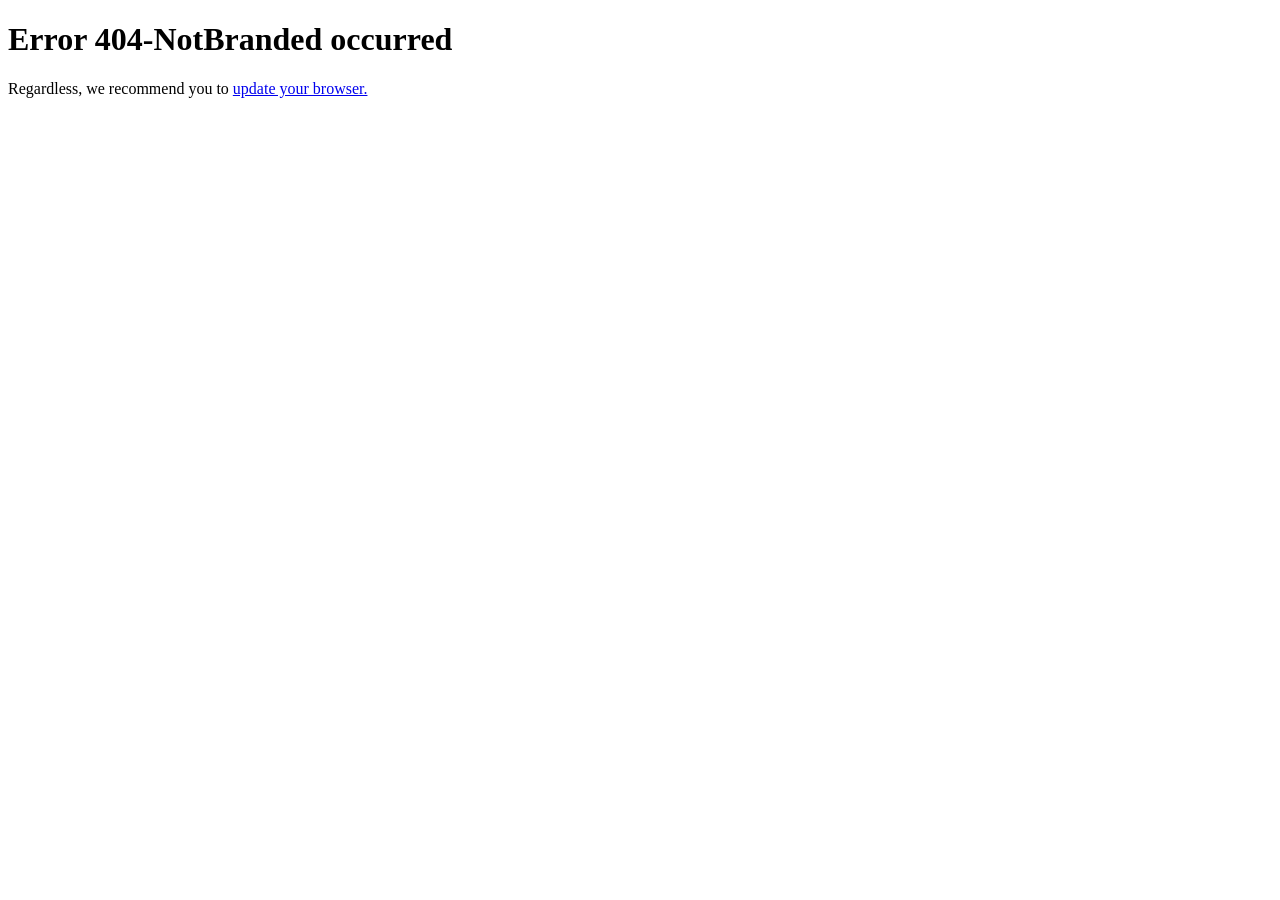
<file: feed.html>
<!--  -->


<!doctype html>
<!--
    -->
<html ng-app="wixErrorPagesApp">
<head>
  <meta name="viewport" content="width=device-width,initial-scale=1, maximum-scale=1, user-scalable=no">
  <meta charset="utf-8">
  <meta http-equiv="X-UA-Compatible" content="IE=edge">
  <title ng-bind="'page_title' | translate"></title>
  <meta name="description" content="">
  <meta name="viewport" content="width=device-width">
  <meta name="robots" content="noindex, nofollow">
  <!--  -->
  <link href="//static.parastorage.com/services/third-party/fonts/Helvetica/fontFace.css" rel="stylesheet" type="text/css" />
  <!--  -->
  <link rel="stylesheet" href="//static.parastorage.com/services/wix-public/1.299.0/styles/error-pages/styles.css">
  <!--  -->
</head>
<body lang="en" ng-controller="ErrorPageController as errorPageCtrl" class="error-page-app" ng-class="{'secondary-background': isSecondaryBackground}">
<!--[if lt IE 9]>
<script src="//static.parastorage.com/services/third-party/es5-shim/2.1.0/es5-shim.min.js"></script>
<script src="//ajax.googleapis.com/ajax/libs/jquery/1.10.2/jquery.min.js"></script>
<![endif]-->
<!--[if gte IE 9]><!-->
<script src="//static.parastorage.com/services/third-party/jquery/2.0.3/jquery.min.js"></script>
<!--<![endif]-->

<script src="//static.parastorage.com/services/third-party/angularjs/1.2.28/angular.min.js"></script>
  <!--  -->
<script src="//static.parastorage.com/services/third-party/angularjs/1.2.28/i18n/angular-locale_en.js"></script>
<script src="//static.parastorage.com/services/third-party/angular-translate/1.1.1/angular-translate.min.js"></script>

<script src="//static.parastorage.com/services/wix-public/1.299.0/scripts/error-pages/locale/messages_en.js"></script>
  <!--  -->
<script src="//static.parastorage.com/services/wix-public/1.299.0/scripts/error-pages/app.js"></script>
  <!--  -->

<script>
  angular.module('wixErrorPagesApp').constant('staticsUrl', '//static.parastorage.com/services/wix-public/1.299.0/');
  angular.module('wixErrorPagesApp').constant('baseDomain', 'wix.com');
  angular.module('wixErrorPagesApp').constant('language', 'en');
  angular.module('wixErrorPagesApp').constant('errorCode', {code: '404-NotBranded'});
  angular.module('wixErrorPagesApp').constant('data', {});
  angular.module('wixErrorPagesApp').constant('exceptionName', '');
  angular.module('wixErrorPagesApp').constant('serverErrorCode', '-100');
</script>
<div ng-cloak ng-include="errorPageCtrl.errorPageUrl">
  <div class="non-angular-supported-browser-wrapper">
    <h1 class="non-angular-supported-browser-header">Error 404-NotBranded occurred</h1>
    <div class="non-angular-supported-browser-link">
      <span>Regardless, we recommend you to <a href="http://browsehappy.com/">update your browser.</a></span>
    </div>
  </div>
</div>
<!-- verification -->
<!-- end verification -->
</body>
</html>
</file>
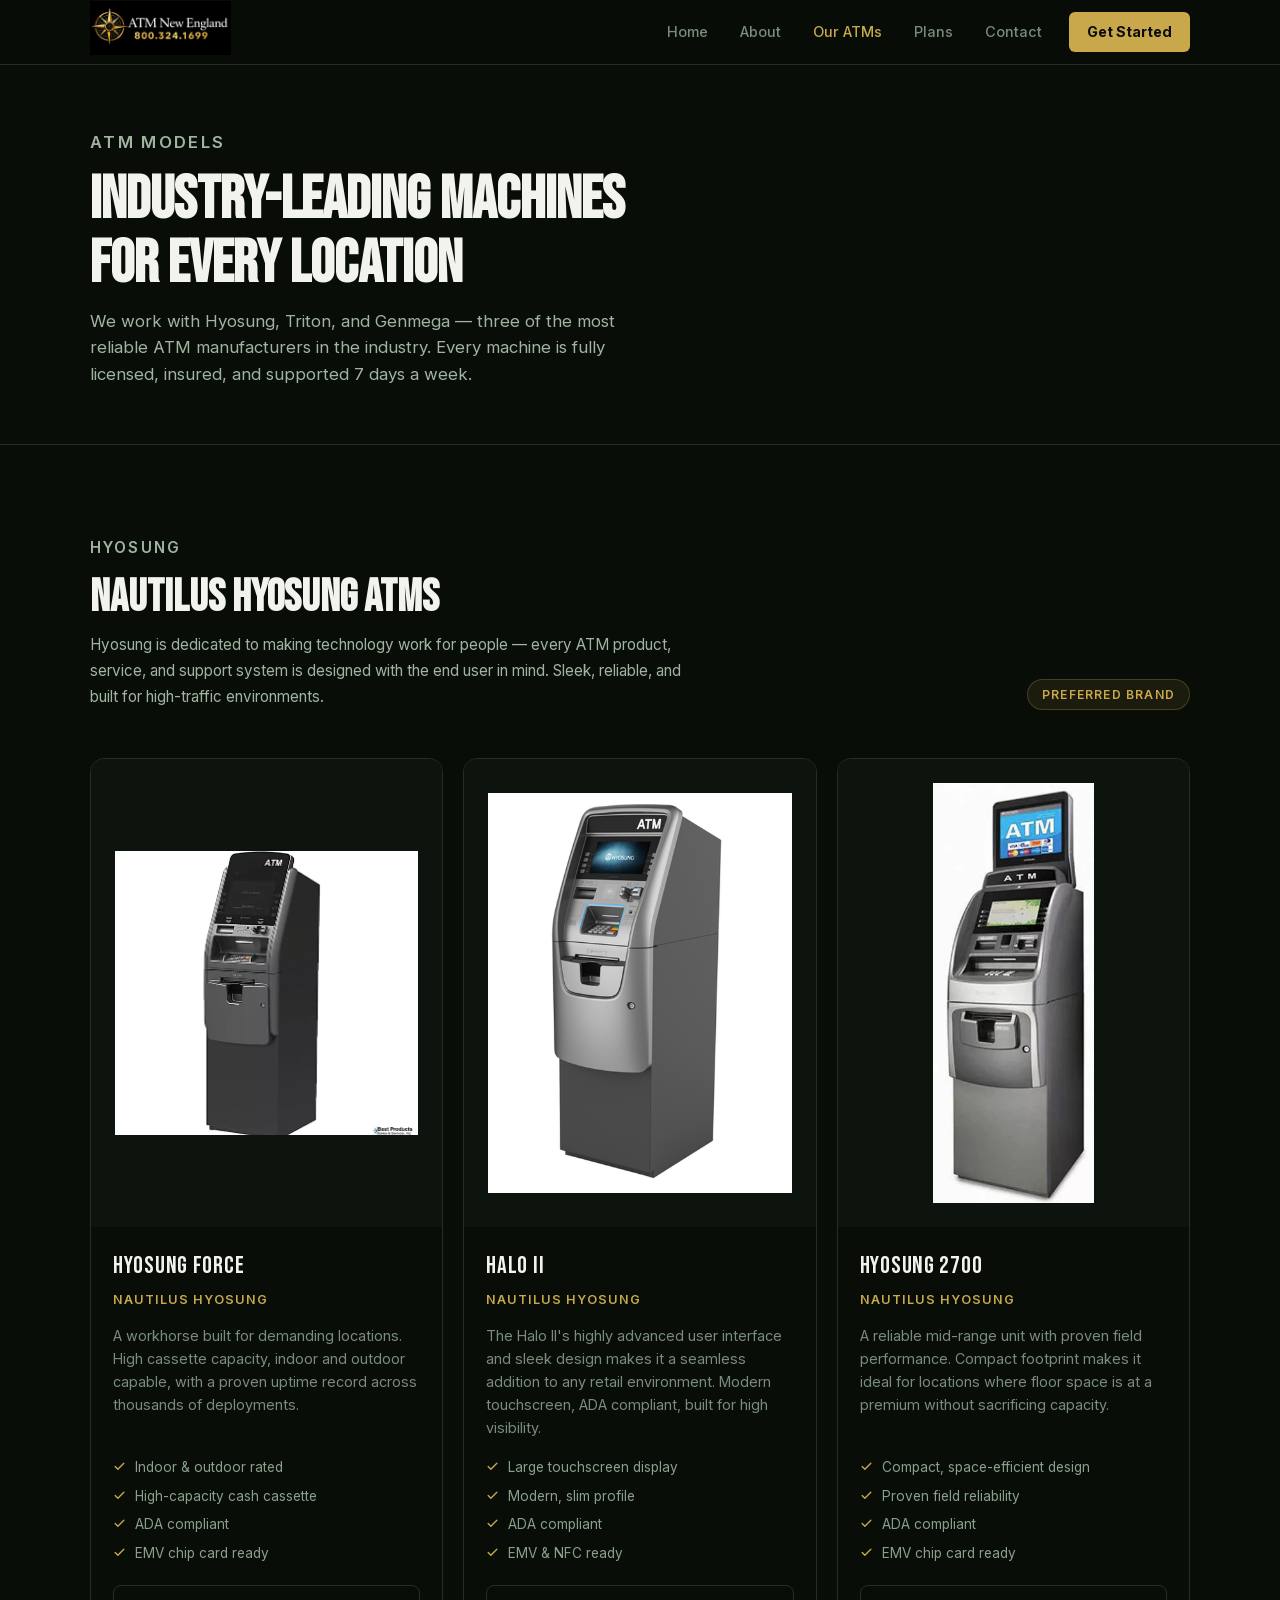
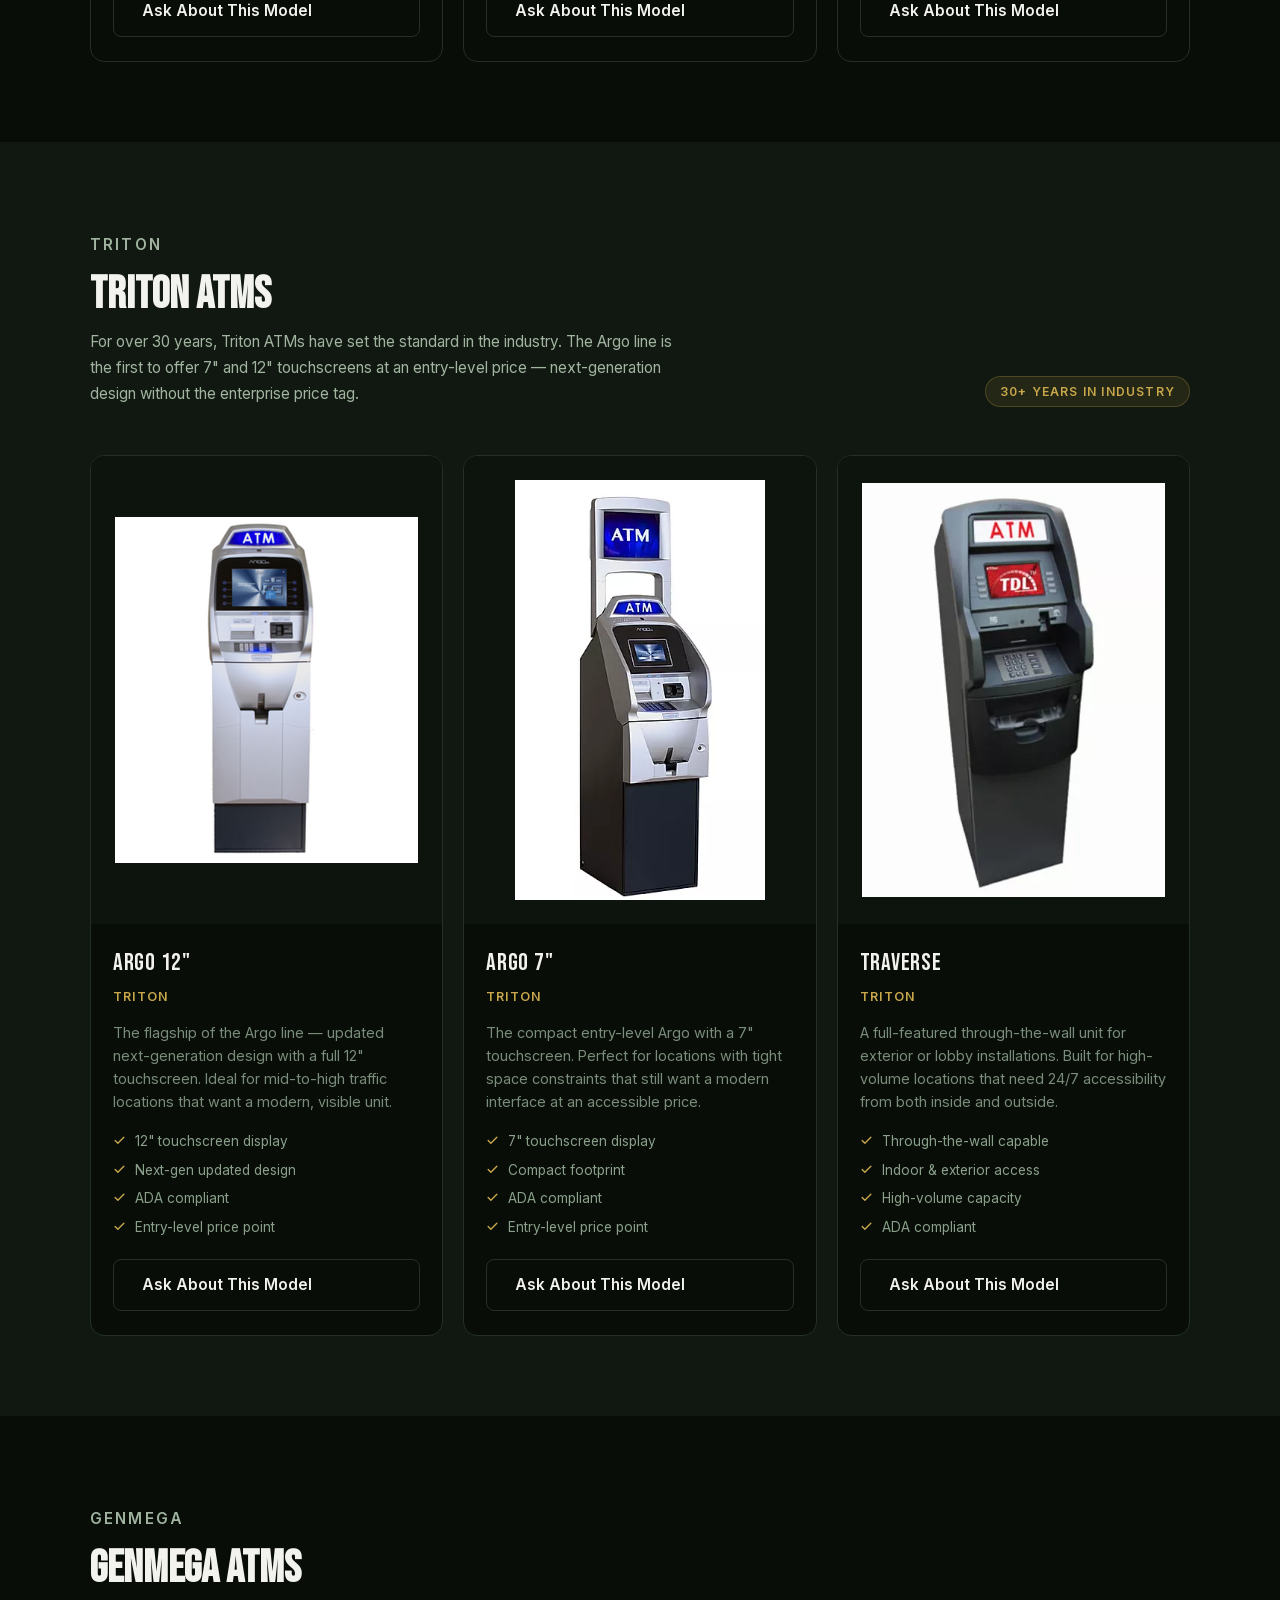
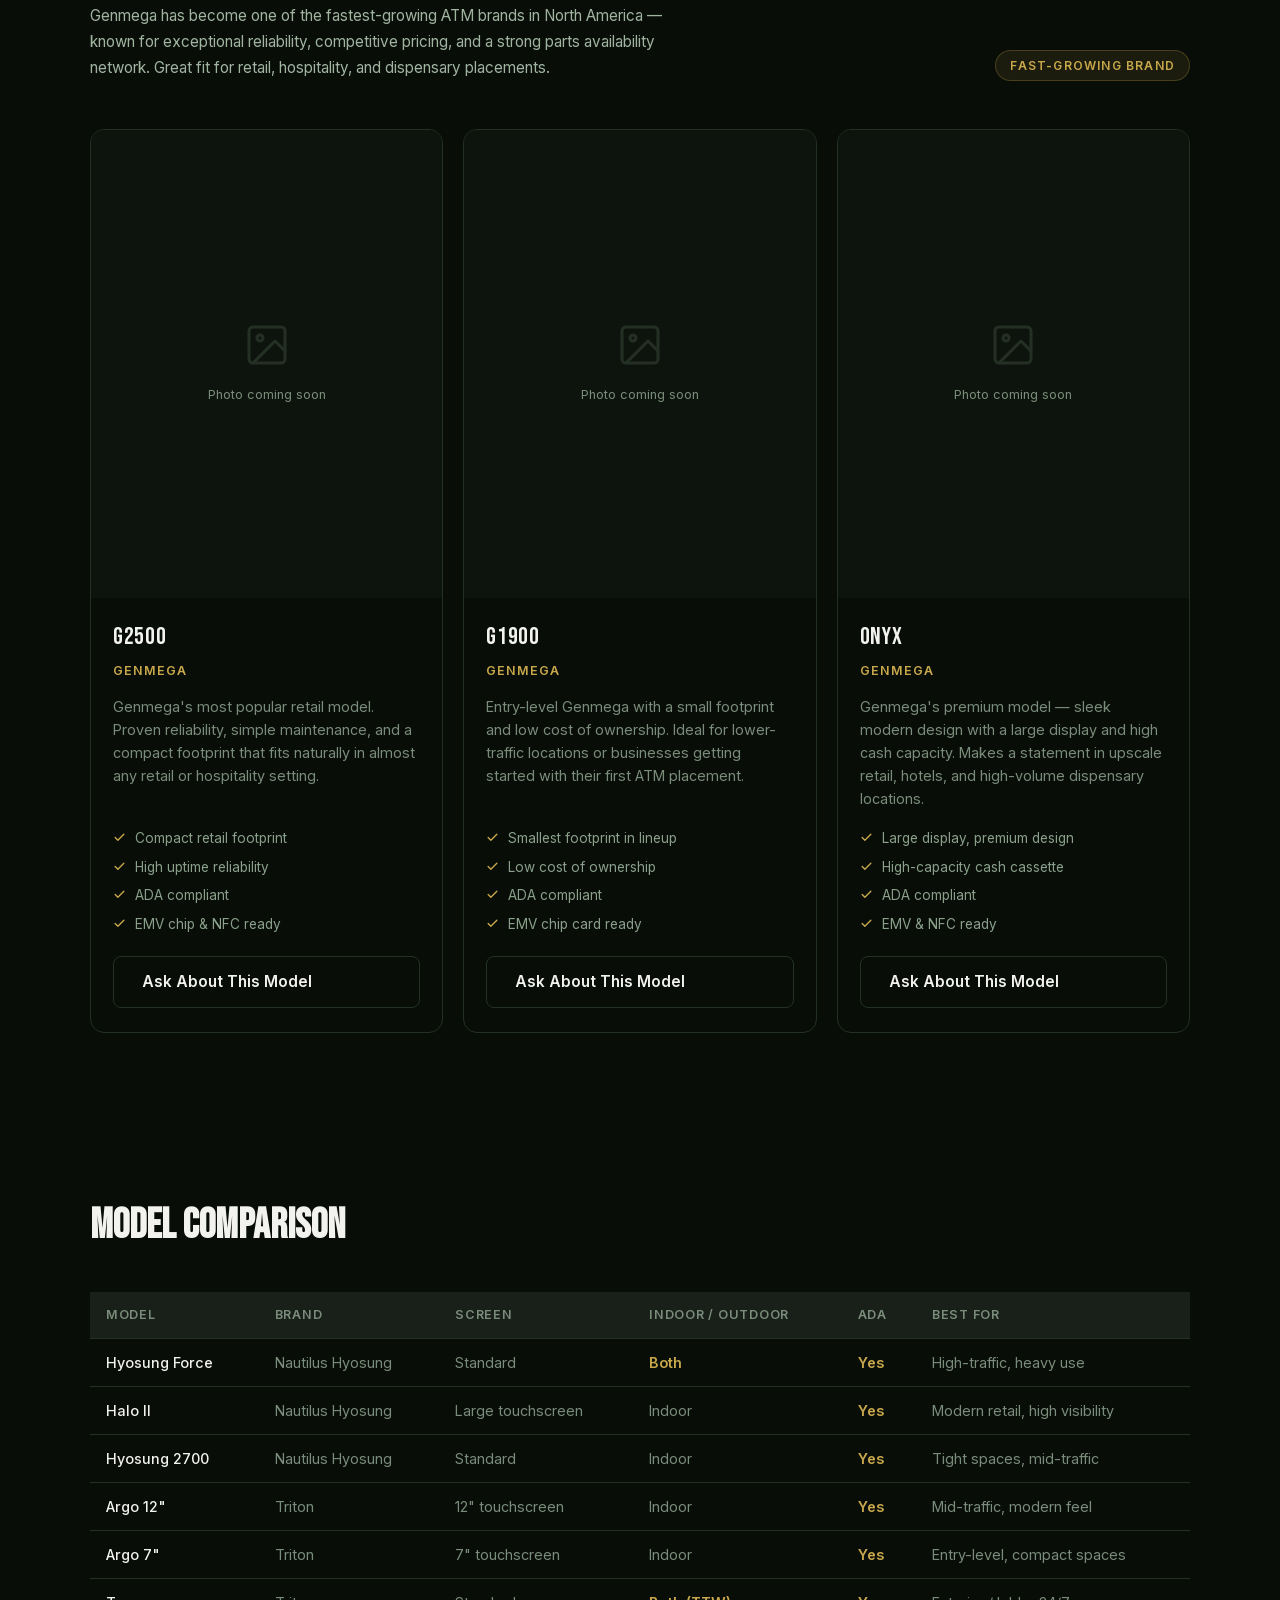
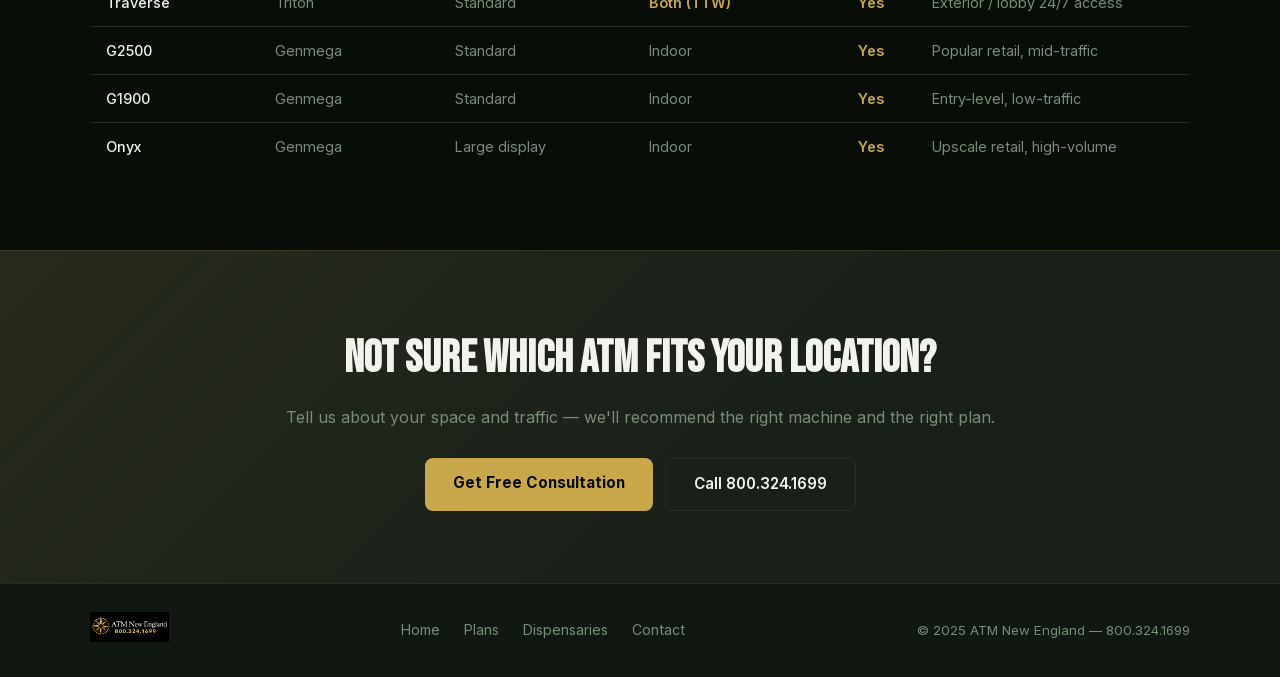
<file: our-atms.html>
<!DOCTYPE html>
<html lang="en">
<head>
  <meta charset="UTF-8">
  <meta name="viewport" content="width=device-width, initial-scale=1.0">
  <title>Our ATMs | ATM New England</title>
  <meta name="description" content="ATM New England works with Hyosung, Triton, and Genmega ATMs — industry-leading machines built for high-traffic New England businesses. View our full model lineup.">

  <script async src="https://www.googletagmanager.com/gtag/js?id=G-XXXXXXXXXX"></script>
  <script>
    window.dataLayer = window.dataLayer || [];
    function gtag(){dataLayer.push(arguments);}
    gtag('js', new Date());
    gtag('config', 'G-XXXXXXXXXX', { send_page_view: true });
  </script>
<style>
@font-face {
  font-family: 'Bebas Neue';
  font-style: normal;
  font-weight: 400;
  font-display: swap;
  src: url('fonts/bebas-neue.woff2') format('woff2');
  unicode-range: U+0000-00FF, U+0131, U+0152-0153, U+02BB-02BC, U+02C6, U+02DA, U+02DC, U+0304, U+0308, U+0329, U+2000-206F, U+20AC, U+2122, U+2191, U+2193, U+2212, U+2215, U+FEFF, U+FFFD;
}
@font-face {
  font-family: 'Inter';
  font-style: normal;
  font-weight: 100 900;
  font-display: swap;
  src: url('fonts/inter-latin.woff2') format('woff2');
  unicode-range: U+0000-00FF, U+0131, U+0152-0153, U+02BB-02BC, U+02C6, U+02DA, U+02DC, U+0304, U+0308, U+0329, U+2000-206F, U+20AC, U+2122, U+2191, U+2193, U+2212, U+2215, U+FEFF, U+FFFD;
}

    *, *::before, *::after { box-sizing: border-box; margin: 0; padding: 0; }
    :root {
      --bg: #080d08; --surface: #111811; --surface2: #192019;
      --gold: #c8a84b; --gold-lt: #e2c574; --text: #f2f2ee;
      --muted: #7a8c7a; --border: #243024; --radius: 8px;
    }
    html { scroll-behavior: smooth; }
    body { background: var(--bg); color: var(--text); font-family: 'Inter', sans-serif; font-size: 16px; line-height: 1.6; }

    /* NAV */
    header { position: sticky; top: 0; z-index: 100; background: rgba(8,13,8,0.95); backdrop-filter: blur(8px); border-bottom: 1px solid var(--border); padding: 0 24px; }
    .header-inner { max-width: 1100px; margin: 0 auto; display: flex; align-items: center; justify-content: space-between; height: 64px; }
    .logo img { height: 54px; }
    nav { display: flex; align-items: center; gap: 6px; }
    nav a { color: var(--muted); text-decoration: none; font-size: 0.9rem; font-weight: 500; padding: 7px 13px; border-radius: 6px; transition: color 0.2s, background 0.2s; }
    nav a:hover { color: var(--text); background: rgba(255,255,255,0.05); }
    nav a.active { color: var(--gold); }
    .nav-cta { background: var(--gold) !important; color: #0a0d0a !important; font-weight: 700 !important; margin-left: 8px; padding: 8px 18px !important; }
    .nav-cta:hover { background: var(--gold-lt) !important; }
    .nav-phone { display: none; color: var(--gold); text-decoration: none; font-size: 0.9rem; font-weight: 600; }
    .hamburger { display: none; flex-direction: column; gap: 5px; background: none; border: none; cursor: pointer; padding: 4px; }
    .hamburger span { display: block; width: 22px; height: 2px; background: var(--text); border-radius: 2px; }

    /* HERO */
    .page-hero { padding: 64px 24px 56px; border-bottom: 1px solid var(--border); }
    .container { max-width: 1100px; margin: 0 auto; }
    .section-label { font-size: 0.78rem; font-weight: 600; letter-spacing: 0.14em; text-transform: uppercase; color: var(--gold); margin-bottom: 12px; }
    .page-hero h1 { font-family: 'Bebas Neue', sans-serif; font-size: clamp(2.4rem, 5vw, 3.8rem); line-height: 1.05; margin-bottom: 12px; }
    .page-hero p { color: #a0b4a0; font-size: 1.05rem; max-width: 560px; }

    /* BRAND SECTIONS */
    .brand-section { padding: 80px 24px; }
    .brand-section.alt { background: var(--surface); }
    .brand-header { display: grid; grid-template-columns: 1fr auto; gap: 24px; align-items: end; margin-bottom: 48px; }
    .brand-header h2 { font-family: 'Bebas Neue', sans-serif; font-size: clamp(1.8rem, 3.5vw, 2.8rem); line-height: 1.1; }
    .brand-header p { color: #a0b4a0; font-size: 0.95rem; margin-top: 10px; max-width: 600px; line-height: 1.7; }
    .brand-badge { background: rgba(200,168,75,0.1); border: 1px solid rgba(200,168,75,0.25); color: var(--gold); font-size: 0.75rem; font-weight: 600; letter-spacing: 0.1em; text-transform: uppercase; padding: 5px 14px; border-radius: 100px; white-space: nowrap; }

    /* ATM CARDS */
    .models-grid { display: grid; grid-template-columns: repeat(3, 1fr); gap: 20px; }
    .model-card { background: var(--bg); border: 1px solid var(--border); border-radius: 14px; overflow: hidden; display: flex; flex-direction: column; transition: border-color 0.2s; }
    .brand-section.alt .model-card { background: var(--bg); }
    .model-card:hover { border-color: rgba(200,168,75,0.4); }
    .model-img { aspect-ratio: 3/4; background: #0d140d; display: flex; align-items: center; justify-content: center; overflow: hidden; padding: 24px; }
    .model-img img { max-width: 100%; max-height: 100%; object-fit: contain; display: block; }
    .model-body { padding: 20px 22px 24px; flex: 1; display: flex; flex-direction: column; }
    .model-name { font-family: 'Bebas Neue', sans-serif; font-size: 1.5rem; letter-spacing: 0.03em; margin-bottom: 4px; }
    .model-brand { font-size: 0.78rem; color: var(--gold); font-weight: 600; letter-spacing: 0.08em; text-transform: uppercase; margin-bottom: 14px; }
    .model-desc { font-size: 0.9rem; color: var(--muted); line-height: 1.6; margin-bottom: 18px; flex: 1; }
    .model-specs { list-style: none; display: flex; flex-direction: column; gap: 7px; margin-bottom: 20px; }
    .model-spec { display: flex; align-items: flex-start; gap: 9px; font-size: 0.85rem; color: #8aa08a; }
    .model-spec svg { flex-shrink: 0; width: 13px; height: 13px; stroke: var(--gold); fill: none; stroke-width: 2.5; stroke-linecap: round; stroke-linejoin: round; margin-top: 3px; }

    /* COMPARISON */
    .compare-section { padding: 80px 24px; }
    .compare-section h2 { font-family: 'Bebas Neue', sans-serif; font-size: clamp(1.8rem, 3.5vw, 2.6rem); margin-bottom: 32px; }
    .compare-table { width: 100%; border-collapse: collapse; font-size: 0.9rem; }
    .compare-table th { background: var(--surface2); padding: 13px 16px; text-align: left; font-size: 0.78rem; font-weight: 600; letter-spacing: 0.06em; text-transform: uppercase; color: var(--muted); border-bottom: 1px solid var(--border); }
    .compare-table td { padding: 12px 16px; border-bottom: 1px solid var(--border); color: var(--muted); }
    .compare-table td:first-child { color: var(--text); font-weight: 500; }
    .compare-table tr:last-child td { border-bottom: none; }
    .compare-table tr:hover td { background: rgba(255,255,255,0.02); }
    .yes { color: var(--gold) !important; font-weight: 600; }

    /* CTA BAND */
    .cta-band { background: linear-gradient(135deg, rgba(200,168,75,0.08) 0%, transparent 60%), var(--surface2); border-top: 1px solid rgba(200,168,75,0.15); text-align: center; padding: 72px 24px; }
    .cta-band h2 { font-family: 'Bebas Neue', sans-serif; font-size: clamp(1.8rem, 3.5vw, 2.8rem); margin-bottom: 10px; }
    .cta-band p { color: var(--muted); margin-bottom: 28px; }
    .cta-group { display: flex; flex-wrap: wrap; gap: 12px; justify-content: center; }
    .btn-primary { background: var(--gold); color: #0a0d0a; font-weight: 700; font-size: 0.95rem; padding: 13px 28px; border-radius: var(--radius); text-decoration: none; transition: background 0.2s; display: inline-block; }
    .btn-primary:hover { background: var(--gold-lt); }
    .btn-outline { background: transparent; color: var(--text); font-weight: 600; font-size: 0.95rem; padding: 13px 28px; border-radius: var(--radius); text-decoration: none; border: 1px solid var(--border); transition: border-color 0.2s, color 0.2s; display: inline-block; }
    .btn-outline:hover { border-color: var(--gold); color: var(--gold); }

    /* FOOTER */
    footer { background: var(--surface); border-top: 1px solid var(--border); padding: 28px 24px; }
    .footer-inner { max-width: 1100px; margin: 0 auto; display: flex; flex-wrap: wrap; gap: 12px; justify-content: space-between; align-items: center; }
    .footer-logo img { height: 30px; }
    .footer-links { display: flex; gap: 24px; }
    .footer-links a { font-size: 0.88rem; color: var(--muted); text-decoration: none; }
    .footer-links a:hover { color: var(--gold); }
    .footer-copy { font-size: 0.82rem; color: var(--muted); }

    @media (max-width: 900px) { .models-grid { grid-template-columns: 1fr 1fr; } .brand-header { grid-template-columns: 1fr; } }
    @media (max-width: 600px) {
      nav { display: none; }
      .hamburger { display: flex; }
      .nav-phone { display: block; } .models-grid { grid-template-columns: 1fr; } .compare-table { font-size: 0.8rem; } .compare-table th, .compare-table td { padding: 9px 10px; } }

    /* MOBILE NAV */
    .mobile-nav {
      display: none; position: fixed; top: 64px; left: 0; right: 0;
      background: rgba(8,13,8,0.98); backdrop-filter: blur(8px);
      border-bottom: 1px solid var(--border);
      padding: 12px 24px 24px; z-index: 99;
      flex-direction: column; gap: 2px;
    }
    .mobile-nav.open { display: flex; }
    .mobile-nav a {
      color: var(--text); text-decoration: none;
      font-size: 1rem; font-weight: 500;
      padding: 13px 4px; border-bottom: 1px solid var(--border);
      transition: color 0.2s;
    }
    .mobile-nav a:last-child { border-bottom: none; }
    .mobile-nav a:hover, .mobile-nav a.active { color: var(--gold); }
    .hamburger span { transition: all 0.2s; }
    .hamburger.open span:nth-child(1) { transform: translateY(7px) rotate(45deg); }
    .hamburger.open span:nth-child(2) { opacity: 0; transform: scaleX(0); }
    .hamburger.open span:nth-child(3) { transform: translateY(-7px) rotate(-45deg); }
  </style>
</head>
<body>

<header>
  <div class="header-inner">
    <a href="/" class="logo"><img loading="lazy" src="logo.webp" alt="ATM New England"></a>
    <nav>
      <a href="index.html">Home</a>
      <a href="about-us.html">About</a>
      <a href="our-atms.html" class="active">Our ATMs</a>
      <a href="plans.html">Plans</a>
      <a href="contact.html">Contact</a>
      <a href="contact.html" class="nav-cta" onclick="gtag('event','cta_click',{cta:'nav_get_started',page:'our-atms'})">Get Started</a>
    </nav>
    <a href="tel:+18003241699" class="nav-phone" onclick="gtag('event','phone_click',{location:'header'})">800.324.1699</a>
    <button class="hamburger" aria-label="Menu"><span></span><span></span><span></span></button></div>
</header>
<div class="mobile-nav" id="mobileNav">
  <a href="our-atms.html" class="active">Our ATMs</a>
  <a href="index.html">Home</a>
  <a href="about-us.html">About</a>
  <a href="plans.html">Plans</a>
  <a href="dispensary.html">Dispensaries</a>
  <a href="contact.html">Contact</a>
  <a href="tel:+18003241699" style="color:var(--gold);font-weight:600" onclick="gtag('event','phone_click',{location:'mobile_nav'})">&#128222; 800.324.1699</a>
</div>

<!-- HERO -->
<div class="page-hero">
  <div class="container">
    <p class="section-label">ATM Models</p>
    <h1>Industry-Leading Machines<br>For Every Location</h1>
    <p>We work with Hyosung, Triton, and Genmega — three of the most reliable ATM manufacturers in the industry. Every machine is fully licensed, insured, and supported 7 days a week.</p>
  </div>
</div>

<!-- HYOSUNG -->
<section class="brand-section">
  <div class="container">
    <div class="brand-header">
      <div>
        <p class="section-label">Hyosung</p>
        <h2>Nautilus Hyosung ATMs</h2>
        <p>Hyosung is dedicated to making technology work for people — every ATM product, service, and support system is designed with the end user in mind. Sleek, reliable, and built for high-traffic environments.</p>
      </div>
      <span class="brand-badge">Preferred Brand</span>
    </div>
    <div class="models-grid">

      <div class="model-card">
        <div class="model-img"><img loading="lazy" src="hyosungForce.webp" alt="Hyosung Force ATM"></div>
        <div class="model-body">
          <div class="model-name">Hyosung Force</div>
          <div class="model-brand">Nautilus Hyosung</div>
          <p class="model-desc">A workhorse built for demanding locations. High cassette capacity, indoor and outdoor capable, with a proven uptime record across thousands of deployments.</p>
          <ul class="model-specs">
            <li class="model-spec"><svg viewBox="0 0 24 24"><polyline points="20 6 9 17 4 12"/></svg>Indoor &amp; outdoor rated</li>
            <li class="model-spec"><svg viewBox="0 0 24 24"><polyline points="20 6 9 17 4 12"/></svg>High-capacity cash cassette</li>
            <li class="model-spec"><svg viewBox="0 0 24 24"><polyline points="20 6 9 17 4 12"/></svg>ADA compliant</li>
            <li class="model-spec"><svg viewBox="0 0 24 24"><polyline points="20 6 9 17 4 12"/></svg>EMV chip card ready</li>
          </ul>
          <a href="contact.html" class="btn-outline" onclick="gtag('event','cta_click',{cta:'model_hyosung_force',page:'our-atms'})">Ask About This Model</a>
        </div>
      </div>

      <div class="model-card">
        <div class="model-img"><img loading="lazy" src="nautilusHalo2.webp" alt="Nautilus Halo 2 ATM"></div>
        <div class="model-body">
          <div class="model-name">Halo II</div>
          <div class="model-brand">Nautilus Hyosung</div>
          <p class="model-desc">The Halo II's highly advanced user interface and sleek design makes it a seamless addition to any retail environment. Modern touchscreen, ADA compliant, built for high visibility.</p>
          <ul class="model-specs">
            <li class="model-spec"><svg viewBox="0 0 24 24"><polyline points="20 6 9 17 4 12"/></svg>Large touchscreen display</li>
            <li class="model-spec"><svg viewBox="0 0 24 24"><polyline points="20 6 9 17 4 12"/></svg>Modern, slim profile</li>
            <li class="model-spec"><svg viewBox="0 0 24 24"><polyline points="20 6 9 17 4 12"/></svg>ADA compliant</li>
            <li class="model-spec"><svg viewBox="0 0 24 24"><polyline points="20 6 9 17 4 12"/></svg>EMV &amp; NFC ready</li>
          </ul>
          <a href="contact.html" class="btn-outline" onclick="gtag('event','cta_click',{cta:'model_halo2',page:'our-atms'})">Ask About This Model</a>
        </div>
      </div>

      <div class="model-card">
        <div class="model-img"><img loading="lazy" src="nautHyosung.webp" alt="Nautilus Hyosung 2700 ATM"></div>
        <div class="model-body">
          <div class="model-name">Hyosung 2700</div>
          <div class="model-brand">Nautilus Hyosung</div>
          <p class="model-desc">A reliable mid-range unit with proven field performance. Compact footprint makes it ideal for locations where floor space is at a premium without sacrificing capacity.</p>
          <ul class="model-specs">
            <li class="model-spec"><svg viewBox="0 0 24 24"><polyline points="20 6 9 17 4 12"/></svg>Compact, space-efficient design</li>
            <li class="model-spec"><svg viewBox="0 0 24 24"><polyline points="20 6 9 17 4 12"/></svg>Proven field reliability</li>
            <li class="model-spec"><svg viewBox="0 0 24 24"><polyline points="20 6 9 17 4 12"/></svg>ADA compliant</li>
            <li class="model-spec"><svg viewBox="0 0 24 24"><polyline points="20 6 9 17 4 12"/></svg>EMV chip card ready</li>
          </ul>
          <a href="contact.html" class="btn-outline" onclick="gtag('event','cta_click',{cta:'model_hyosung_2700',page:'our-atms'})">Ask About This Model</a>
        </div>
      </div>

    </div>
  </div>
</section>

<!-- TRITON -->
<section class="brand-section alt">
  <div class="container">
    <div class="brand-header">
      <div>
        <p class="section-label">Triton</p>
        <h2>Triton ATMs</h2>
        <p>For over 30 years, Triton ATMs have set the standard in the industry. The Argo line is the first to offer 7" and 12" touchscreens at an entry-level price — next-generation design without the enterprise price tag.</p>
      </div>
      <span class="brand-badge">30+ Years in Industry</span>
    </div>
    <div class="models-grid">

      <div class="model-card">
        <div class="model-img"><img loading="lazy" src="tritonArgo12.webp" alt="Triton Argo 12 ATM"></div>
        <div class="model-body">
          <div class="model-name">Argo 12"</div>
          <div class="model-brand">Triton</div>
          <p class="model-desc">The flagship of the Argo line — updated next-generation design with a full 12" touchscreen. Ideal for mid-to-high traffic locations that want a modern, visible unit.</p>
          <ul class="model-specs">
            <li class="model-spec"><svg viewBox="0 0 24 24"><polyline points="20 6 9 17 4 12"/></svg>12" touchscreen display</li>
            <li class="model-spec"><svg viewBox="0 0 24 24"><polyline points="20 6 9 17 4 12"/></svg>Next-gen updated design</li>
            <li class="model-spec"><svg viewBox="0 0 24 24"><polyline points="20 6 9 17 4 12"/></svg>ADA compliant</li>
            <li class="model-spec"><svg viewBox="0 0 24 24"><polyline points="20 6 9 17 4 12"/></svg>Entry-level price point</li>
          </ul>
          <a href="contact.html" class="btn-outline" onclick="gtag('event','cta_click',{cta:'model_argo_12',page:'our-atms'})">Ask About This Model</a>
        </div>
      </div>

      <div class="model-card">
        <div class="model-img"><img loading="lazy" src="tritonArgo7.webp" alt="Triton Argo 7 ATM"></div>
        <div class="model-body">
          <div class="model-name">Argo 7"</div>
          <div class="model-brand">Triton</div>
          <p class="model-desc">The compact entry-level Argo with a 7" touchscreen. Perfect for locations with tight space constraints that still want a modern interface at an accessible price.</p>
          <ul class="model-specs">
            <li class="model-spec"><svg viewBox="0 0 24 24"><polyline points="20 6 9 17 4 12"/></svg>7" touchscreen display</li>
            <li class="model-spec"><svg viewBox="0 0 24 24"><polyline points="20 6 9 17 4 12"/></svg>Compact footprint</li>
            <li class="model-spec"><svg viewBox="0 0 24 24"><polyline points="20 6 9 17 4 12"/></svg>ADA compliant</li>
            <li class="model-spec"><svg viewBox="0 0 24 24"><polyline points="20 6 9 17 4 12"/></svg>Entry-level price point</li>
          </ul>
          <a href="contact.html" class="btn-outline" onclick="gtag('event','cta_click',{cta:'model_argo_7',page:'our-atms'})">Ask About This Model</a>
        </div>
      </div>

      <div class="model-card">
        <div class="model-img"><img loading="lazy" src="tritonTraverse.webp" alt="Triton Traverse ATM"></div>
        <div class="model-body">
          <div class="model-name">Traverse</div>
          <div class="model-brand">Triton</div>
          <p class="model-desc">A full-featured through-the-wall unit for exterior or lobby installations. Built for high-volume locations that need 24/7 accessibility from both inside and outside.</p>
          <ul class="model-specs">
            <li class="model-spec"><svg viewBox="0 0 24 24"><polyline points="20 6 9 17 4 12"/></svg>Through-the-wall capable</li>
            <li class="model-spec"><svg viewBox="0 0 24 24"><polyline points="20 6 9 17 4 12"/></svg>Indoor &amp; exterior access</li>
            <li class="model-spec"><svg viewBox="0 0 24 24"><polyline points="20 6 9 17 4 12"/></svg>High-volume capacity</li>
            <li class="model-spec"><svg viewBox="0 0 24 24"><polyline points="20 6 9 17 4 12"/></svg>ADA compliant</li>
          </ul>
          <a href="contact.html" class="btn-outline" onclick="gtag('event','cta_click',{cta:'model_traverse',page:'our-atms'})">Ask About This Model</a>
        </div>
      </div>

    </div>
  </div>
</section>

<!-- GENMEGA -->
<section class="brand-section">
  <div class="container">
    <div class="brand-header">
      <div>
        <p class="section-label">Genmega</p>
        <h2>Genmega ATMs</h2>
        <p>Genmega has become one of the fastest-growing ATM brands in North America — known for exceptional reliability, competitive pricing, and a strong parts availability network. Great fit for retail, hospitality, and dispensary placements.</p>
      </div>
      <span class="brand-badge">Fast-Growing Brand</span>
    </div>
    <div class="models-grid">

      <div class="model-card">
        <div class="model-img" style="align-items:center;justify-content:center;background:#0d140d;min-height:240px">
          <div style="text-align:center;color:var(--muted)">
            <svg style="width:48px;height:48px;stroke:var(--border);fill:none;stroke-width:1.5;stroke-linecap:round;stroke-linejoin:round;display:block;margin:0 auto 12px" viewBox="0 0 24 24"><rect x="3" y="3" width="18" height="18" rx="2"/><circle cx="8.5" cy="8.5" r="1.5"/><polyline points="21 15 16 10 5 21"/></svg>
            <span style="font-size:0.8rem">Photo coming soon</span>
          </div>
        </div>
        <div class="model-body">
          <div class="model-name">G2500</div>
          <div class="model-brand">Genmega</div>
          <p class="model-desc">Genmega's most popular retail model. Proven reliability, simple maintenance, and a compact footprint that fits naturally in almost any retail or hospitality setting.</p>
          <ul class="model-specs">
            <li class="model-spec"><svg viewBox="0 0 24 24"><polyline points="20 6 9 17 4 12"/></svg>Compact retail footprint</li>
            <li class="model-spec"><svg viewBox="0 0 24 24"><polyline points="20 6 9 17 4 12"/></svg>High uptime reliability</li>
            <li class="model-spec"><svg viewBox="0 0 24 24"><polyline points="20 6 9 17 4 12"/></svg>ADA compliant</li>
            <li class="model-spec"><svg viewBox="0 0 24 24"><polyline points="20 6 9 17 4 12"/></svg>EMV chip &amp; NFC ready</li>
          </ul>
          <a href="contact.html" class="btn-outline" onclick="gtag('event','cta_click',{cta:'model_genmega_g2500',page:'our-atms'})">Ask About This Model</a>
        </div>
      </div>

      <div class="model-card">
        <div class="model-img" style="align-items:center;justify-content:center;background:#0d140d;min-height:240px">
          <div style="text-align:center;color:var(--muted)">
            <svg style="width:48px;height:48px;stroke:var(--border);fill:none;stroke-width:1.5;stroke-linecap:round;stroke-linejoin:round;display:block;margin:0 auto 12px" viewBox="0 0 24 24"><rect x="3" y="3" width="18" height="18" rx="2"/><circle cx="8.5" cy="8.5" r="1.5"/><polyline points="21 15 16 10 5 21"/></svg>
            <span style="font-size:0.8rem">Photo coming soon</span>
          </div>
        </div>
        <div class="model-body">
          <div class="model-name">G1900</div>
          <div class="model-brand">Genmega</div>
          <p class="model-desc">Entry-level Genmega with a small footprint and low cost of ownership. Ideal for lower-traffic locations or businesses getting started with their first ATM placement.</p>
          <ul class="model-specs">
            <li class="model-spec"><svg viewBox="0 0 24 24"><polyline points="20 6 9 17 4 12"/></svg>Smallest footprint in lineup</li>
            <li class="model-spec"><svg viewBox="0 0 24 24"><polyline points="20 6 9 17 4 12"/></svg>Low cost of ownership</li>
            <li class="model-spec"><svg viewBox="0 0 24 24"><polyline points="20 6 9 17 4 12"/></svg>ADA compliant</li>
            <li class="model-spec"><svg viewBox="0 0 24 24"><polyline points="20 6 9 17 4 12"/></svg>EMV chip card ready</li>
          </ul>
          <a href="contact.html" class="btn-outline" onclick="gtag('event','cta_click',{cta:'model_genmega_g1900',page:'our-atms'})">Ask About This Model</a>
        </div>
      </div>

      <div class="model-card">
        <div class="model-img" style="align-items:center;justify-content:center;background:#0d140d;min-height:240px">
          <div style="text-align:center;color:var(--muted)">
            <svg style="width:48px;height:48px;stroke:var(--border);fill:none;stroke-width:1.5;stroke-linecap:round;stroke-linejoin:round;display:block;margin:0 auto 12px" viewBox="0 0 24 24"><rect x="3" y="3" width="18" height="18" rx="2"/><circle cx="8.5" cy="8.5" r="1.5"/><polyline points="21 15 16 10 5 21"/></svg>
            <span style="font-size:0.8rem">Photo coming soon</span>
          </div>
        </div>
        <div class="model-body">
          <div class="model-name">Onyx</div>
          <div class="model-brand">Genmega</div>
          <p class="model-desc">Genmega's premium model — sleek modern design with a large display and high cash capacity. Makes a statement in upscale retail, hotels, and high-volume dispensary locations.</p>
          <ul class="model-specs">
            <li class="model-spec"><svg viewBox="0 0 24 24"><polyline points="20 6 9 17 4 12"/></svg>Large display, premium design</li>
            <li class="model-spec"><svg viewBox="0 0 24 24"><polyline points="20 6 9 17 4 12"/></svg>High-capacity cash cassette</li>
            <li class="model-spec"><svg viewBox="0 0 24 24"><polyline points="20 6 9 17 4 12"/></svg>ADA compliant</li>
            <li class="model-spec"><svg viewBox="0 0 24 24"><polyline points="20 6 9 17 4 12"/></svg>EMV &amp; NFC ready</li>
          </ul>
          <a href="contact.html" class="btn-outline" onclick="gtag('event','cta_click',{cta:'model_genmega_onyx',page:'our-atms'})">Ask About This Model</a>
        </div>
      </div>

    </div>
  </div>
</section>

<!-- COMPARISON TABLE -->
<section class="compare-section">
  <div class="container">
    <h2>Model Comparison</h2>
    <div style="overflow-x:auto">
      <table class="compare-table">
        <thead>
          <tr>
            <th>Model</th>
            <th>Brand</th>
            <th>Screen</th>
            <th>Indoor / Outdoor</th>
            <th>ADA</th>
            <th>Best For</th>
          </tr>
        </thead>
        <tbody>
          <tr><td>Hyosung Force</td><td>Nautilus Hyosung</td><td>Standard</td><td class="yes">Both</td><td class="yes">Yes</td><td>High-traffic, heavy use</td></tr>
          <tr><td>Halo II</td><td>Nautilus Hyosung</td><td>Large touchscreen</td><td>Indoor</td><td class="yes">Yes</td><td>Modern retail, high visibility</td></tr>
          <tr><td>Hyosung 2700</td><td>Nautilus Hyosung</td><td>Standard</td><td>Indoor</td><td class="yes">Yes</td><td>Tight spaces, mid-traffic</td></tr>
          <tr><td>Argo 12"</td><td>Triton</td><td>12" touchscreen</td><td>Indoor</td><td class="yes">Yes</td><td>Mid-traffic, modern feel</td></tr>
          <tr><td>Argo 7"</td><td>Triton</td><td>7" touchscreen</td><td>Indoor</td><td class="yes">Yes</td><td>Entry-level, compact spaces</td></tr>
          <tr><td>Traverse</td><td>Triton</td><td>Standard</td><td class="yes">Both (TTW)</td><td class="yes">Yes</td><td>Exterior / lobby 24/7 access</td></tr>
          <tr><td>G2500</td><td>Genmega</td><td>Standard</td><td>Indoor</td><td class="yes">Yes</td><td>Popular retail, mid-traffic</td></tr>
          <tr><td>G1900</td><td>Genmega</td><td>Standard</td><td>Indoor</td><td class="yes">Yes</td><td>Entry-level, low-traffic</td></tr>
          <tr><td>Onyx</td><td>Genmega</td><td>Large display</td><td>Indoor</td><td class="yes">Yes</td><td>Upscale retail, high-volume</td></tr>
        </tbody>
      </table>
    </div>
  </div>
</section>

<!-- CTA -->
<div class="cta-band">
  <div class="container">
    <h2>Not sure which ATM fits your location?</h2>
    <p>Tell us about your space and traffic — we'll recommend the right machine and the right plan.</p>
    <div class="cta-group">
      <a href="contact.html" class="btn-primary" onclick="gtag('event','cta_click',{cta:'atms_bottom_cta',page:'our-atms'})">Get Free Consultation</a>
      <a href="tel:+18003241699" class="btn-outline" onclick="gtag('event','phone_click',{location:'cta_band',page:'our-atms'})">Call 800.324.1699</a>
    </div>
  </div>
</div>

<footer>
  <div class="footer-inner">
    <div class="footer-logo"><img loading="lazy" src="logo.webp" alt="ATM New England"></div>
    <div class="footer-links">
      <a href="index.html">Home</a>
      <a href="plans.html">Plans</a>
      <a href="dispensary.html">Dispensaries</a>
      <a href="contact.html">Contact</a>
    </div>
    <p class="footer-copy">&copy; 2025 ATM New England &mdash; 800.324.1699</p>
  </div>
</footer>


<script>
  (function(){
    var btn = document.querySelector('.hamburger');
    var nav = document.getElementById('mobileNav');
    if(btn && nav){
      btn.addEventListener('click', function(){
        btn.classList.toggle('open');
        nav.classList.toggle('open');
      });
    }
  })();
</script>
</body>
</html>
</file>
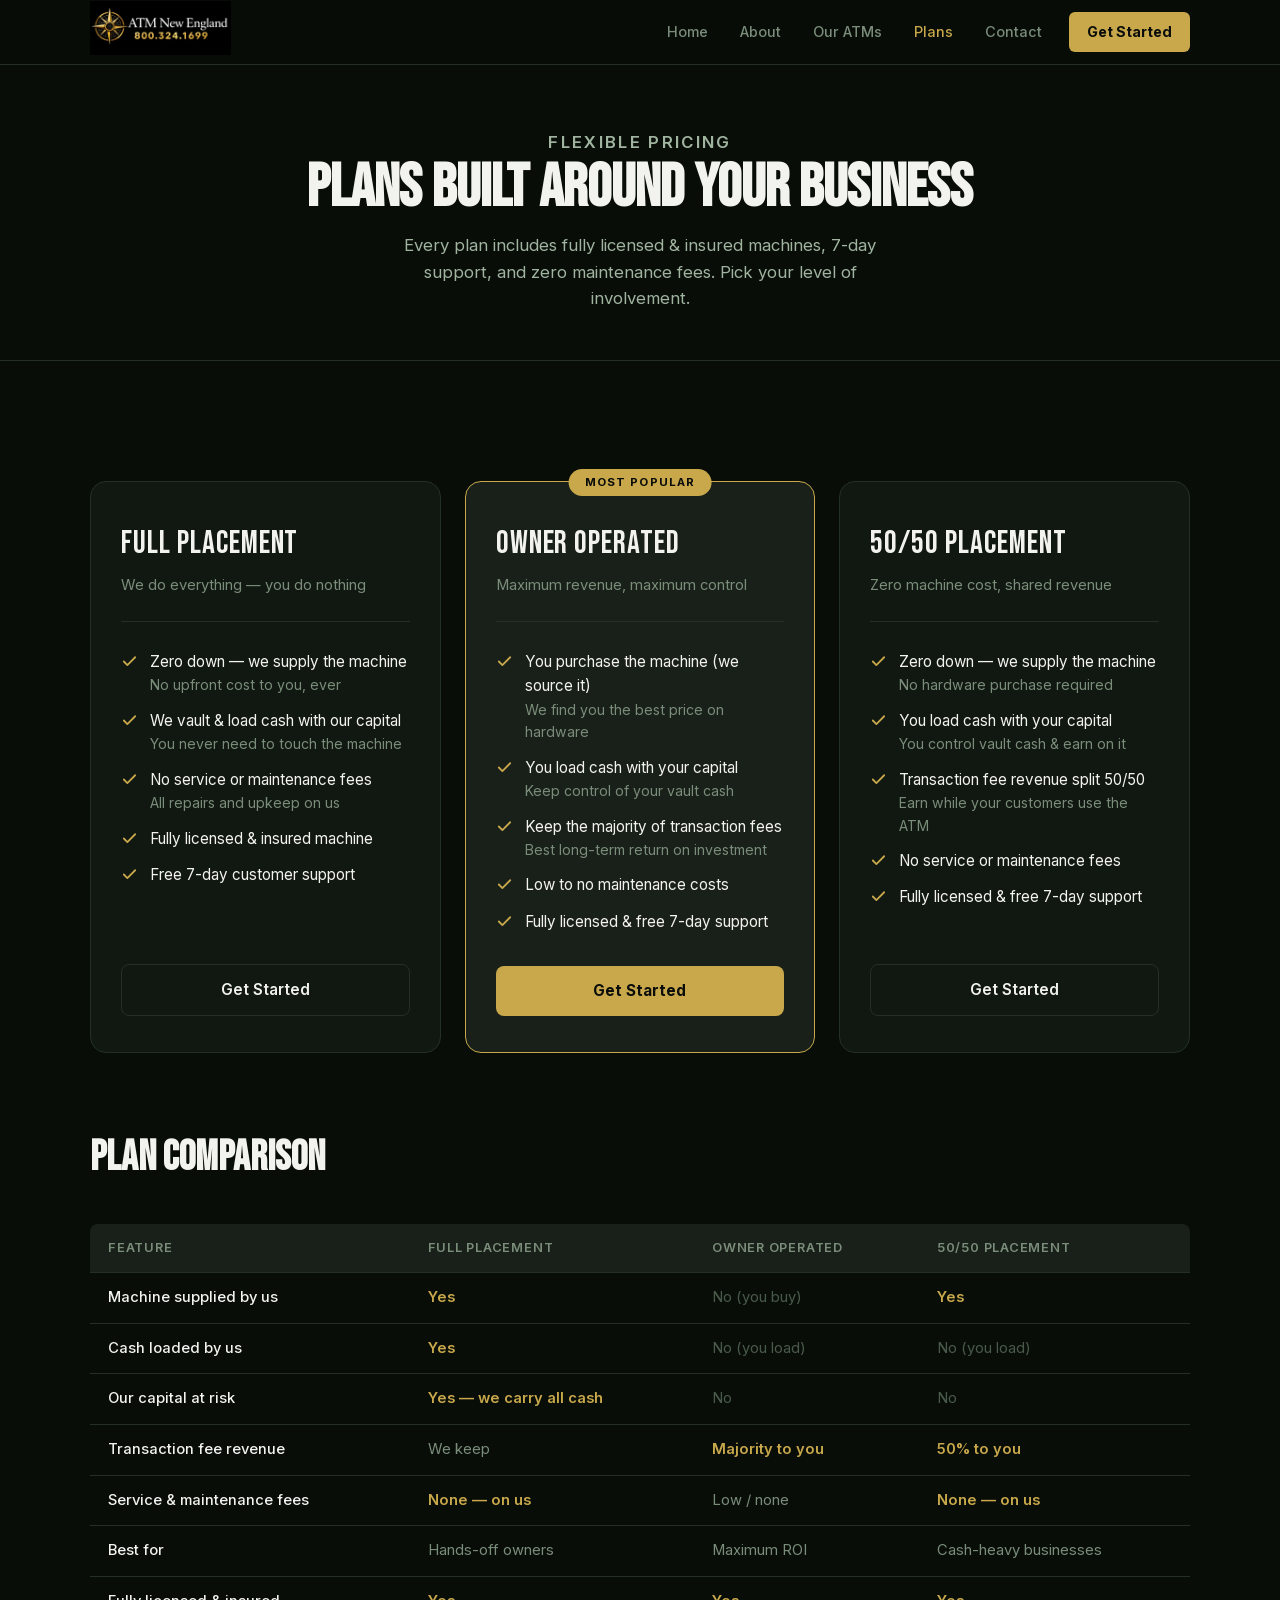
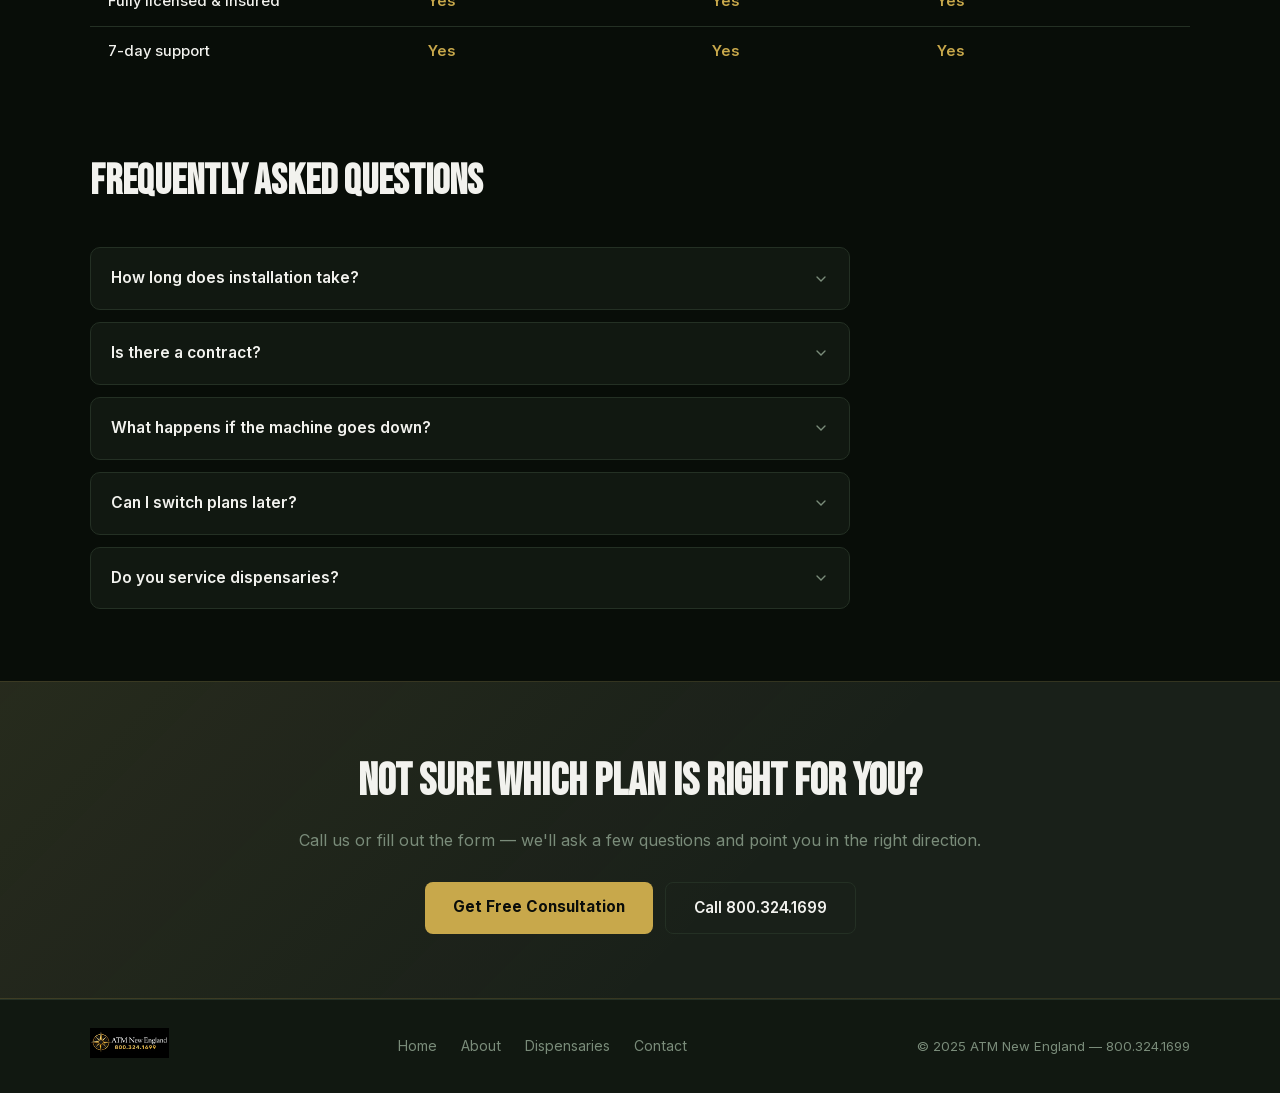
<file: plans.html>
<!DOCTYPE html>
<html lang="en">
<head>
  <meta charset="UTF-8">
  <meta name="viewport" content="width=device-width, initial-scale=1.0">
  <title>Plans | ATM New England</title>
  <meta name="description" content="ATM New England offers three flexible ATM plans: Full Placement (zero cost), Owner Operated, and 50/50 Placement. All include 7-day support and no maintenance fees.">

  <script async src="https://www.googletagmanager.com/gtag/js?id=G-XXXXXXXXXX"></script>
  <script>
    window.dataLayer = window.dataLayer || [];
    function gtag(){dataLayer.push(arguments);}
    gtag('js', new Date());
    gtag('config', 'G-XXXXXXXXXX', { send_page_view: true });
  </script>
<style>
@font-face {
  font-family: 'Bebas Neue';
  font-style: normal;
  font-weight: 400;
  font-display: swap;
  src: url('fonts/bebas-neue.woff2') format('woff2');
  unicode-range: U+0000-00FF, U+0131, U+0152-0153, U+02BB-02BC, U+02C6, U+02DA, U+02DC, U+0304, U+0308, U+0329, U+2000-206F, U+20AC, U+2122, U+2191, U+2193, U+2212, U+2215, U+FEFF, U+FFFD;
}
@font-face {
  font-family: 'Inter';
  font-style: normal;
  font-weight: 100 900;
  font-display: swap;
  src: url('fonts/inter-latin.woff2') format('woff2');
  unicode-range: U+0000-00FF, U+0131, U+0152-0153, U+02BB-02BC, U+02C6, U+02DA, U+02DC, U+0304, U+0308, U+0329, U+2000-206F, U+20AC, U+2122, U+2191, U+2193, U+2212, U+2215, U+FEFF, U+FFFD;
}

    *, *::before, *::after { box-sizing: border-box; margin: 0; padding: 0; }
    :root {
      --bg: #080d08; --surface: #111811; --surface2: #192019;
      --gold: #c8a84b; --gold-lt: #e2c574; --text: #f2f2ee;
      --muted: #7a8c7a; --border: #243024; --radius: 8px;
    }
    html { scroll-behavior: smooth; }
    body { background: var(--bg); color: var(--text); font-family: 'Inter', sans-serif; font-size: 16px; line-height: 1.6; }

    header { position: sticky; top: 0; z-index: 100; background: rgba(8,13,8,0.95); backdrop-filter: blur(8px); border-bottom: 1px solid var(--border); padding: 0 24px; }
    .header-inner { max-width: 1100px; margin: 0 auto; display: flex; align-items: center; justify-content: space-between; height: 64px; }
    .logo img { height: 54px; }
    nav { display: flex; align-items: center; gap: 6px; }
    nav a { color: var(--muted); text-decoration: none; font-size: 0.9rem; font-weight: 500; padding: 7px 13px; border-radius: 6px; transition: color 0.2s, background 0.2s; }
    nav a:hover { color: var(--text); background: rgba(255,255,255,0.05); }
    nav a.active { color: var(--gold); }
    .nav-cta { background: var(--gold) !important; color: #0a0d0a !important; font-weight: 700 !important; margin-left: 8px; padding: 8px 18px !important; }
    .nav-cta:hover { background: var(--gold-lt) !important; }
    .nav-phone { display: none; color: var(--gold); text-decoration: none; font-size: 0.9rem; font-weight: 600; }
    .hamburger { display: none; flex-direction: column; gap: 5px; background: none; border: none; cursor: pointer; padding: 4px; }
    .hamburger span { display: block; width: 22px; height: 2px; background: var(--text); border-radius: 2px; }

    .container { max-width: 1100px; margin: 0 auto; }
    .section-label { font-size: 0.78rem; font-weight: 600; letter-spacing: 0.14em; text-transform: uppercase; color: var(--gold); margin-bottom: 12px; }

    .page-hero { padding: 64px 24px 48px; border-bottom: 1px solid var(--border); text-align: center; }
    .page-hero h1 { font-family: 'Bebas Neue', sans-serif; font-size: clamp(2.4rem, 5vw, 3.8rem); line-height: 1.05; margin-bottom: 12px; }
    .page-hero p { color: #a0b4a0; font-size: 1.05rem; max-width: 520px; margin: 0 auto; }

    .plans-section { padding: 72px 24px; }
    .plans-grid { display: grid; grid-template-columns: repeat(3, 1fr); gap: 24px; margin-top: 48px; }
    .plan-card { background: var(--surface); border: 1px solid var(--border); border-radius: 16px; padding: 36px 30px; position: relative; display: flex; flex-direction: column; }
    .plan-card.featured { border-color: var(--gold); background: var(--surface2); }
    .plan-badge { position: absolute; top: -13px; left: 50%; transform: translateX(-50%); background: var(--gold); color: #0a0d0a; font-size: 0.72rem; font-weight: 700; letter-spacing: 0.1em; text-transform: uppercase; padding: 4px 16px; border-radius: 100px; white-space: nowrap; }
    .plan-name { font-family: 'Bebas Neue', sans-serif; font-size: 2rem; letter-spacing: 0.03em; margin-bottom: 4px; }
    .plan-tagline { font-size: 0.92rem; color: var(--muted); margin-bottom: 28px; padding-bottom: 24px; border-bottom: 1px solid var(--border); }
    .plan-features { list-style: none; flex: 1; display: flex; flex-direction: column; gap: 12px; margin-bottom: 32px; }
    .plan-feature { display: flex; align-items: flex-start; gap: 12px; font-size: 0.95rem; }
    .plan-feature svg { flex-shrink: 0; width: 17px; height: 17px; stroke: var(--gold); fill: none; stroke-width: 2.5; stroke-linecap: round; stroke-linejoin: round; margin-top: 3px; }
    .plan-feature span { color: var(--muted); font-size: 0.88rem; display: block; }

    .btn-primary { background: var(--gold); color: #0a0d0a; font-weight: 700; font-size: 0.95rem; padding: 13px 28px; border-radius: var(--radius); text-decoration: none; display: block; text-align: center; transition: background 0.2s; }
    .btn-primary:hover { background: var(--gold-lt); }
    .btn-outline { background: transparent; color: var(--text); font-weight: 600; font-size: 0.95rem; padding: 13px 28px; border-radius: var(--radius); text-decoration: none; border: 1px solid var(--border); display: block; text-align: center; transition: border-color 0.2s, color 0.2s; }
    .btn-outline:hover { border-color: var(--gold); color: var(--gold); }

    .compare-section { padding: 0 24px 72px; }
    .compare-section h2 { font-family: 'Bebas Neue', sans-serif; font-size: clamp(1.8rem, 3.5vw, 2.6rem); margin-bottom: 32px; }
    .compare-table { width: 100%; border-collapse: collapse; font-size: 0.92rem; }
    .compare-table th { background: var(--surface2); padding: 14px 18px; text-align: left; font-size: 0.8rem; font-weight: 600; letter-spacing: 0.06em; text-transform: uppercase; color: var(--muted); border-bottom: 1px solid var(--border); }
    .compare-table th:first-child { border-radius: 8px 0 0 0; }
    .compare-table th:last-child { border-radius: 0 8px 0 0; }
    .compare-table td { padding: 13px 18px; border-bottom: 1px solid var(--border); color: var(--muted); }
    .compare-table td:first-child { color: var(--text); font-weight: 500; }
    .compare-table tr:last-child td { border-bottom: none; }
    .compare-table tr:hover td { background: rgba(255,255,255,0.02); }
    .yes { color: var(--gold) !important; font-weight: 600; }
    .no { color: #4a5a4a !important; }

    .faq-section { padding: 0 24px 72px; }
    .faq-section h2 { font-family: 'Bebas Neue', sans-serif; font-size: clamp(1.8rem, 3.5vw, 2.6rem); margin-bottom: 32px; }
    .faq-list { display: flex; flex-direction: column; gap: 12px; max-width: 760px; }
    .faq-item { background: var(--surface); border: 1px solid var(--border); border-radius: 10px; }
    .faq-q { padding: 18px 20px; font-weight: 600; font-size: 0.97rem; cursor: pointer; display: flex; justify-content: space-between; align-items: center; }
    .faq-q svg { flex-shrink: 0; width: 16px; height: 16px; stroke: var(--muted); fill: none; stroke-width: 2; stroke-linecap: round; transition: transform 0.2s; }
    .faq-item.open .faq-q svg { transform: rotate(180deg); }
    .faq-a { display: none; padding: 0 20px 18px; color: var(--muted); font-size: 0.93rem; line-height: 1.7; border-top: 1px solid var(--border); }
    .faq-a-inner { padding-top: 16px; }
    .faq-item.open .faq-a { display: block; }

    .cta-band { background: linear-gradient(135deg, rgba(200,168,75,0.08) 0%, transparent 60%), var(--surface2); border-top: 1px solid rgba(200,168,75,0.15); border-bottom: 1px solid rgba(200,168,75,0.15); text-align: center; padding: 64px 24px; }
    .cta-band h2 { font-family: 'Bebas Neue', sans-serif; font-size: clamp(1.8rem, 3.5vw, 2.8rem); margin-bottom: 10px; }
    .cta-band p { color: var(--muted); margin-bottom: 28px; }
    .cta-group { display: flex; flex-wrap: wrap; gap: 12px; justify-content: center; }
    .cta-btn-primary { background: var(--gold); color: #0a0d0a; font-weight: 700; font-size: 0.95rem; padding: 13px 28px; border-radius: var(--radius); text-decoration: none; transition: background 0.2s; }
    .cta-btn-primary:hover { background: var(--gold-lt); }
    .cta-btn-outline { background: transparent; color: var(--text); font-weight: 600; font-size: 0.95rem; padding: 13px 28px; border-radius: var(--radius); text-decoration: none; border: 1px solid var(--border); transition: border-color 0.2s, color 0.2s; }
    .cta-btn-outline:hover { border-color: var(--gold); color: var(--gold); }

    footer { background: var(--surface); border-top: 1px solid var(--border); padding: 28px 24px; }
    .footer-inner { max-width: 1100px; margin: 0 auto; display: flex; flex-wrap: wrap; gap: 12px; justify-content: space-between; align-items: center; }
    .footer-logo img { height: 30px; }
    .footer-links { display: flex; gap: 24px; }
    .footer-links a { font-size: 0.88rem; color: var(--muted); text-decoration: none; }
    .footer-links a:hover { color: var(--gold); }
    .footer-copy { font-size: 0.82rem; color: var(--muted); }

    @media (max-width: 860px) { .plans-grid { grid-template-columns: 1fr; max-width: 460px; margin-left: auto; margin-right: auto; } }
    @media (max-width: 600px) {
      nav { display: none; }
      .hamburger { display: flex; }
      .nav-phone { display: block; } .compare-table { font-size: 0.82rem; } .compare-table th, .compare-table td { padding: 10px 12px; } }

    /* MOBILE NAV */
    .mobile-nav {
      display: none; position: fixed; top: 64px; left: 0; right: 0;
      background: rgba(8,13,8,0.98); backdrop-filter: blur(8px);
      border-bottom: 1px solid var(--border);
      padding: 12px 24px 24px; z-index: 99;
      flex-direction: column; gap: 2px;
    }
    .mobile-nav.open { display: flex; }
    .mobile-nav a {
      color: var(--text); text-decoration: none;
      font-size: 1rem; font-weight: 500;
      padding: 13px 4px; border-bottom: 1px solid var(--border);
      transition: color 0.2s;
    }
    .mobile-nav a:last-child { border-bottom: none; }
    .mobile-nav a:hover, .mobile-nav a.active { color: var(--gold); }
    .hamburger span { transition: all 0.2s; }
    .hamburger.open span:nth-child(1) { transform: translateY(7px) rotate(45deg); }
    .hamburger.open span:nth-child(2) { opacity: 0; transform: scaleX(0); }
    .hamburger.open span:nth-child(3) { transform: translateY(-7px) rotate(-45deg); }
  </style>
</head>
<body>

<header>
  <div class="header-inner">
    <a href="/" class="logo"><img loading="lazy" src="logo.webp" alt="ATM New England"></a>
    <nav>
      <a href="index.html">Home</a>
      <a href="about-us.html">About</a>
      <a href="our-atms.html">Our ATMs</a>
      <a href="plans.html" class="active">Plans</a>
      <a href="contact.html">Contact</a>
      <a href="contact.html" class="nav-cta" onclick="gtag('event','cta_click',{cta:'nav_get_started',page:'plans'})">Get Started</a>
    </nav>
    <a href="tel:+18003241699" class="nav-phone" onclick="gtag('event','phone_click',{location:'header'})">800.324.1699</a>
    <button class="hamburger" aria-label="Menu"><span></span><span></span><span></span></button></div>
</header>
<div class="mobile-nav" id="mobileNav">
  <a href="plans.html" class="active">Plans</a>
  <a href="index.html">Home</a>
  <a href="about-us.html">About</a>
  <a href="our-atms.html">Our ATMs</a>
  <a href="dispensary.html">Dispensaries</a>
  <a href="contact.html">Contact</a>
  <a href="tel:+18003241699" style="color:var(--gold);font-weight:600" onclick="gtag('event','phone_click',{location:'mobile_nav'})">&#128222; 800.324.1699</a>
</div>

<div class="page-hero">
  <div class="container">
    <p class="section-label">Flexible Pricing</p>
    <h1>Plans Built Around Your Business</h1>
    <p>Every plan includes fully licensed &amp; insured machines, 7-day support, and zero maintenance fees. Pick your level of involvement.</p>
  </div>
</div>

<section class="plans-section">
  <div class="container">
    <div class="plans-grid">

      <div class="plan-card">
        <div class="plan-name">Full Placement</div>
        <div class="plan-tagline">We do everything — you do nothing</div>
        <ul class="plan-features">
          <li class="plan-feature">
            <svg viewBox="0 0 24 24"><polyline points="20 6 9 17 4 12"/></svg>
            <div>Zero down — we supply the machine<span>No upfront cost to you, ever</span></div>
          </li>
          <li class="plan-feature">
            <svg viewBox="0 0 24 24"><polyline points="20 6 9 17 4 12"/></svg>
            <div>We vault &amp; load cash with our capital<span>You never need to touch the machine</span></div>
          </li>
          <li class="plan-feature">
            <svg viewBox="0 0 24 24"><polyline points="20 6 9 17 4 12"/></svg>
            <div>No service or maintenance fees<span>All repairs and upkeep on us</span></div>
          </li>
          <li class="plan-feature">
            <svg viewBox="0 0 24 24"><polyline points="20 6 9 17 4 12"/></svg>
            <div>Fully licensed &amp; insured machine</div>
          </li>
          <li class="plan-feature">
            <svg viewBox="0 0 24 24"><polyline points="20 6 9 17 4 12"/></svg>
            <div>Free 7-day customer support</div>
          </li>
        </ul>
        <a href="contact.html" class="btn-outline" onclick="gtag('event','cta_click',{cta:'plan_full',page:'plans'})">Get Started</a>
      </div>

      <div class="plan-card featured">
        <div class="plan-badge">Most Popular</div>
        <div class="plan-name">Owner Operated</div>
        <div class="plan-tagline">Maximum revenue, maximum control</div>
        <ul class="plan-features">
          <li class="plan-feature">
            <svg viewBox="0 0 24 24"><polyline points="20 6 9 17 4 12"/></svg>
            <div>You purchase the machine (we source it)<span>We find you the best price on hardware</span></div>
          </li>
          <li class="plan-feature">
            <svg viewBox="0 0 24 24"><polyline points="20 6 9 17 4 12"/></svg>
            <div>You load cash with your capital<span>Keep control of your vault cash</span></div>
          </li>
          <li class="plan-feature">
            <svg viewBox="0 0 24 24"><polyline points="20 6 9 17 4 12"/></svg>
            <div>Keep the majority of transaction fees<span>Best long-term return on investment</span></div>
          </li>
          <li class="plan-feature">
            <svg viewBox="0 0 24 24"><polyline points="20 6 9 17 4 12"/></svg>
            <div>Low to no maintenance costs</div>
          </li>
          <li class="plan-feature">
            <svg viewBox="0 0 24 24"><polyline points="20 6 9 17 4 12"/></svg>
            <div>Fully licensed &amp; free 7-day support</div>
          </li>
        </ul>
        <a href="contact.html" class="btn-primary" onclick="gtag('event','cta_click',{cta:'plan_owner',page:'plans'})">Get Started</a>
      </div>

      <div class="plan-card">
        <div class="plan-name">50/50 Placement</div>
        <div class="plan-tagline">Zero machine cost, shared revenue</div>
        <ul class="plan-features">
          <li class="plan-feature">
            <svg viewBox="0 0 24 24"><polyline points="20 6 9 17 4 12"/></svg>
            <div>Zero down — we supply the machine<span>No hardware purchase required</span></div>
          </li>
          <li class="plan-feature">
            <svg viewBox="0 0 24 24"><polyline points="20 6 9 17 4 12"/></svg>
            <div>You load cash with your capital<span>You control vault cash &amp; earn on it</span></div>
          </li>
          <li class="plan-feature">
            <svg viewBox="0 0 24 24"><polyline points="20 6 9 17 4 12"/></svg>
            <div>Transaction fee revenue split 50/50<span>Earn while your customers use the ATM</span></div>
          </li>
          <li class="plan-feature">
            <svg viewBox="0 0 24 24"><polyline points="20 6 9 17 4 12"/></svg>
            <div>No service or maintenance fees</div>
          </li>
          <li class="plan-feature">
            <svg viewBox="0 0 24 24"><polyline points="20 6 9 17 4 12"/></svg>
            <div>Fully licensed &amp; free 7-day support</div>
          </li>
        </ul>
        <a href="contact.html" class="btn-outline" onclick="gtag('event','cta_click',{cta:'plan_5050',page:'plans'})">Get Started</a>
      </div>

    </div>
  </div>
</section>

<section class="compare-section">
  <div class="container">
    <h2>Plan Comparison</h2>
    <div style="overflow-x:auto">
      <table class="compare-table">
        <thead>
          <tr>
            <th>Feature</th>
            <th>Full Placement</th>
            <th>Owner Operated</th>
            <th>50/50 Placement</th>
          </tr>
        </thead>
        <tbody>
          <tr><td>Machine supplied by us</td><td class="yes">Yes</td><td class="no">No (you buy)</td><td class="yes">Yes</td></tr>
          <tr><td>Cash loaded by us</td><td class="yes">Yes</td><td class="no">No (you load)</td><td class="no">No (you load)</td></tr>
          <tr><td>Our capital at risk</td><td class="yes">Yes — we carry all cash</td><td class="no">No</td><td class="no">No</td></tr>
          <tr><td>Transaction fee revenue</td><td>We keep</td><td class="yes">Majority to you</td><td class="yes">50% to you</td></tr>
          <tr><td>Service &amp; maintenance fees</td><td class="yes">None — on us</td><td>Low / none</td><td class="yes">None — on us</td></tr>
          <tr><td>Best for</td><td>Hands-off owners</td><td>Maximum ROI</td><td>Cash-heavy businesses</td></tr>
          <tr><td>Fully licensed &amp; insured</td><td class="yes">Yes</td><td class="yes">Yes</td><td class="yes">Yes</td></tr>
          <tr><td>7-day support</td><td class="yes">Yes</td><td class="yes">Yes</td><td class="yes">Yes</td></tr>
        </tbody>
      </table>
    </div>
  </div>
</section>

<section class="faq-section">
  <div class="container">
    <h2>Frequently Asked Questions</h2>
    <div class="faq-list">
      <div class="faq-item">
        <div class="faq-q" onclick="this.parentElement.classList.toggle('open')">
          How long does installation take?
          <svg viewBox="0 0 24 24"><polyline points="6 9 12 15 18 9"/></svg>
        </div>
        <div class="faq-a"><div class="faq-a-inner">Most installations are completed within a few days of signing. We handle delivery, setup, and testing — you just show us where you want it.</div></div>
      </div>
      <div class="faq-item">
        <div class="faq-q" onclick="this.parentElement.classList.toggle('open')">
          Is there a contract?
          <svg viewBox="0 0 24 24"><polyline points="6 9 12 15 18 9"/></svg>
        </div>
        <div class="faq-a"><div class="faq-a-inner">We work with service agreements that protect both parties. Terms depend on the plan and location — we'll walk you through everything before you sign anything.</div></div>
      </div>
      <div class="faq-item">
        <div class="faq-q" onclick="this.parentElement.classList.toggle('open')">
          What happens if the machine goes down?
          <svg viewBox="0 0 24 24"><polyline points="6 9 12 15 18 9"/></svg>
        </div>
        <div class="faq-a"><div class="faq-a-inner">Call us. We offer 7-day technical support and on-site service when needed. Most issues are resolved remotely within hours. For Full Placement and 50/50 plans, all repair costs are on us.</div></div>
      </div>
      <div class="faq-item">
        <div class="faq-q" onclick="this.parentElement.classList.toggle('open')">
          Can I switch plans later?
          <svg viewBox="0 0 24 24"><polyline points="6 9 12 15 18 9"/></svg>
        </div>
        <div class="faq-a"><div class="faq-a-inner">Yes — all plans are customizable and we're always open to renegotiating terms as your business grows. Many customers start on Full Placement and move to Owner Operated once they see the transaction volume.</div></div>
      </div>
      <div class="faq-item">
        <div class="faq-q" onclick="this.parentElement.classList.toggle('open')">
          Do you service dispensaries?
          <svg viewBox="0 0 24 24"><polyline points="6 9 12 15 18 9"/></svg>
        </div>
        <div class="faq-a"><div class="faq-a-inner">Yes. We specialize in ATM placement for Maine dispensaries that can't accept card payments due to federal banking restrictions. Our Full Placement plan is a popular option — zero cost to the dispensary, we handle everything. <a href="dispensary.html" style="color:var(--gold)">Learn more →</a></div></div>
      </div>
    </div>
  </div>
</section>

<div class="cta-band">
  <div class="container">
    <h2>Not sure which plan is right for you?</h2>
    <p>Call us or fill out the form — we'll ask a few questions and point you in the right direction.</p>
    <div class="cta-group">
      <a href="contact.html" class="cta-btn-primary" onclick="gtag('event','cta_click',{cta:'plans_bottom',page:'plans'})">Get Free Consultation</a>
      <a href="tel:+18003241699" class="cta-btn-outline" onclick="gtag('event','phone_click',{location:'cta_band',page:'plans'})">Call 800.324.1699</a>
    </div>
  </div>
</div>

<footer>
  <div class="footer-inner">
    <div class="footer-logo"><img loading="lazy" src="logo.webp" alt="ATM New England"></div>
    <div class="footer-links">
      <a href="index.html">Home</a>
      <a href="about-us.html">About</a>
      <a href="dispensary.html">Dispensaries</a>
      <a href="contact.html">Contact</a>
    </div>
    <p class="footer-copy">&copy; 2025 ATM New England &mdash; 800.324.1699</p>
  </div>
</footer>


<script>
  (function(){
    var btn = document.querySelector('.hamburger');
    var nav = document.getElementById('mobileNav');
    if(btn && nav){
      btn.addEventListener('click', function(){
        btn.classList.toggle('open');
        nav.classList.toggle('open');
      });
    }
  })();
</script>
</body>
</html>
</file>
